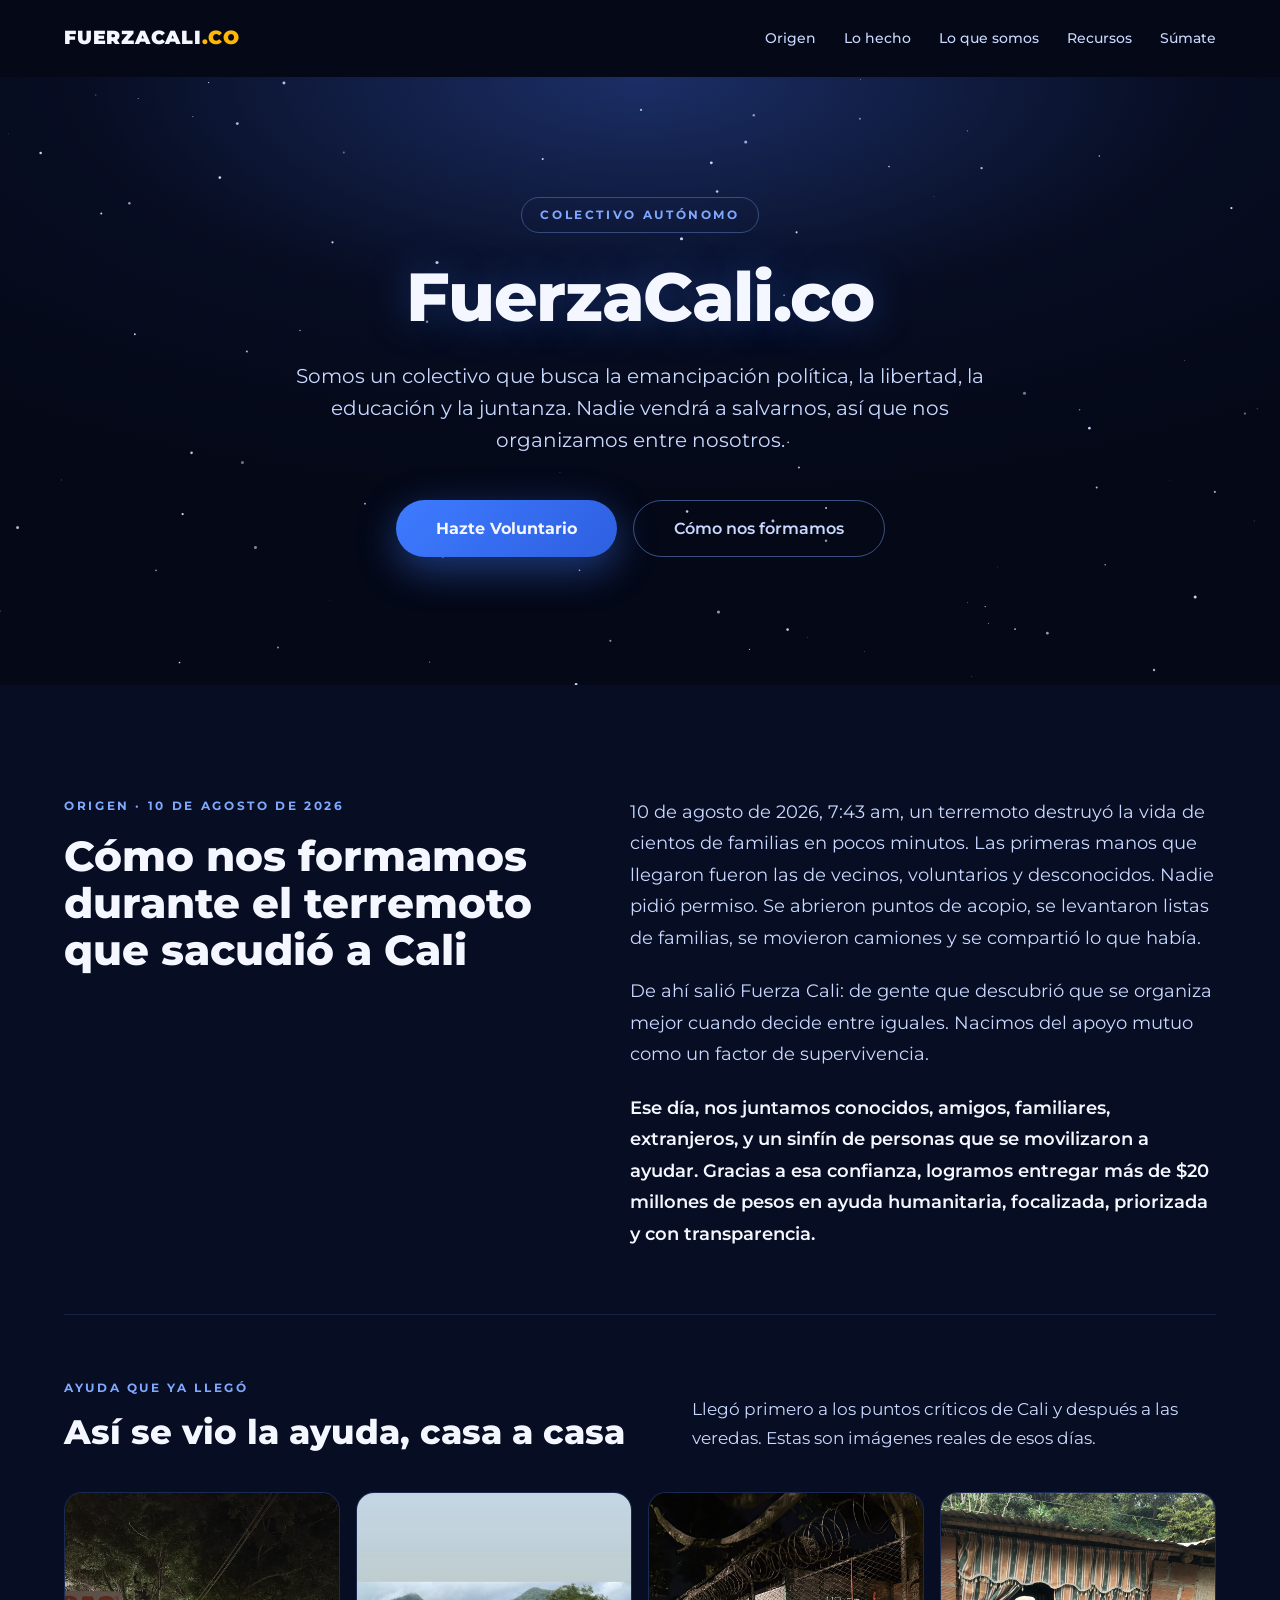
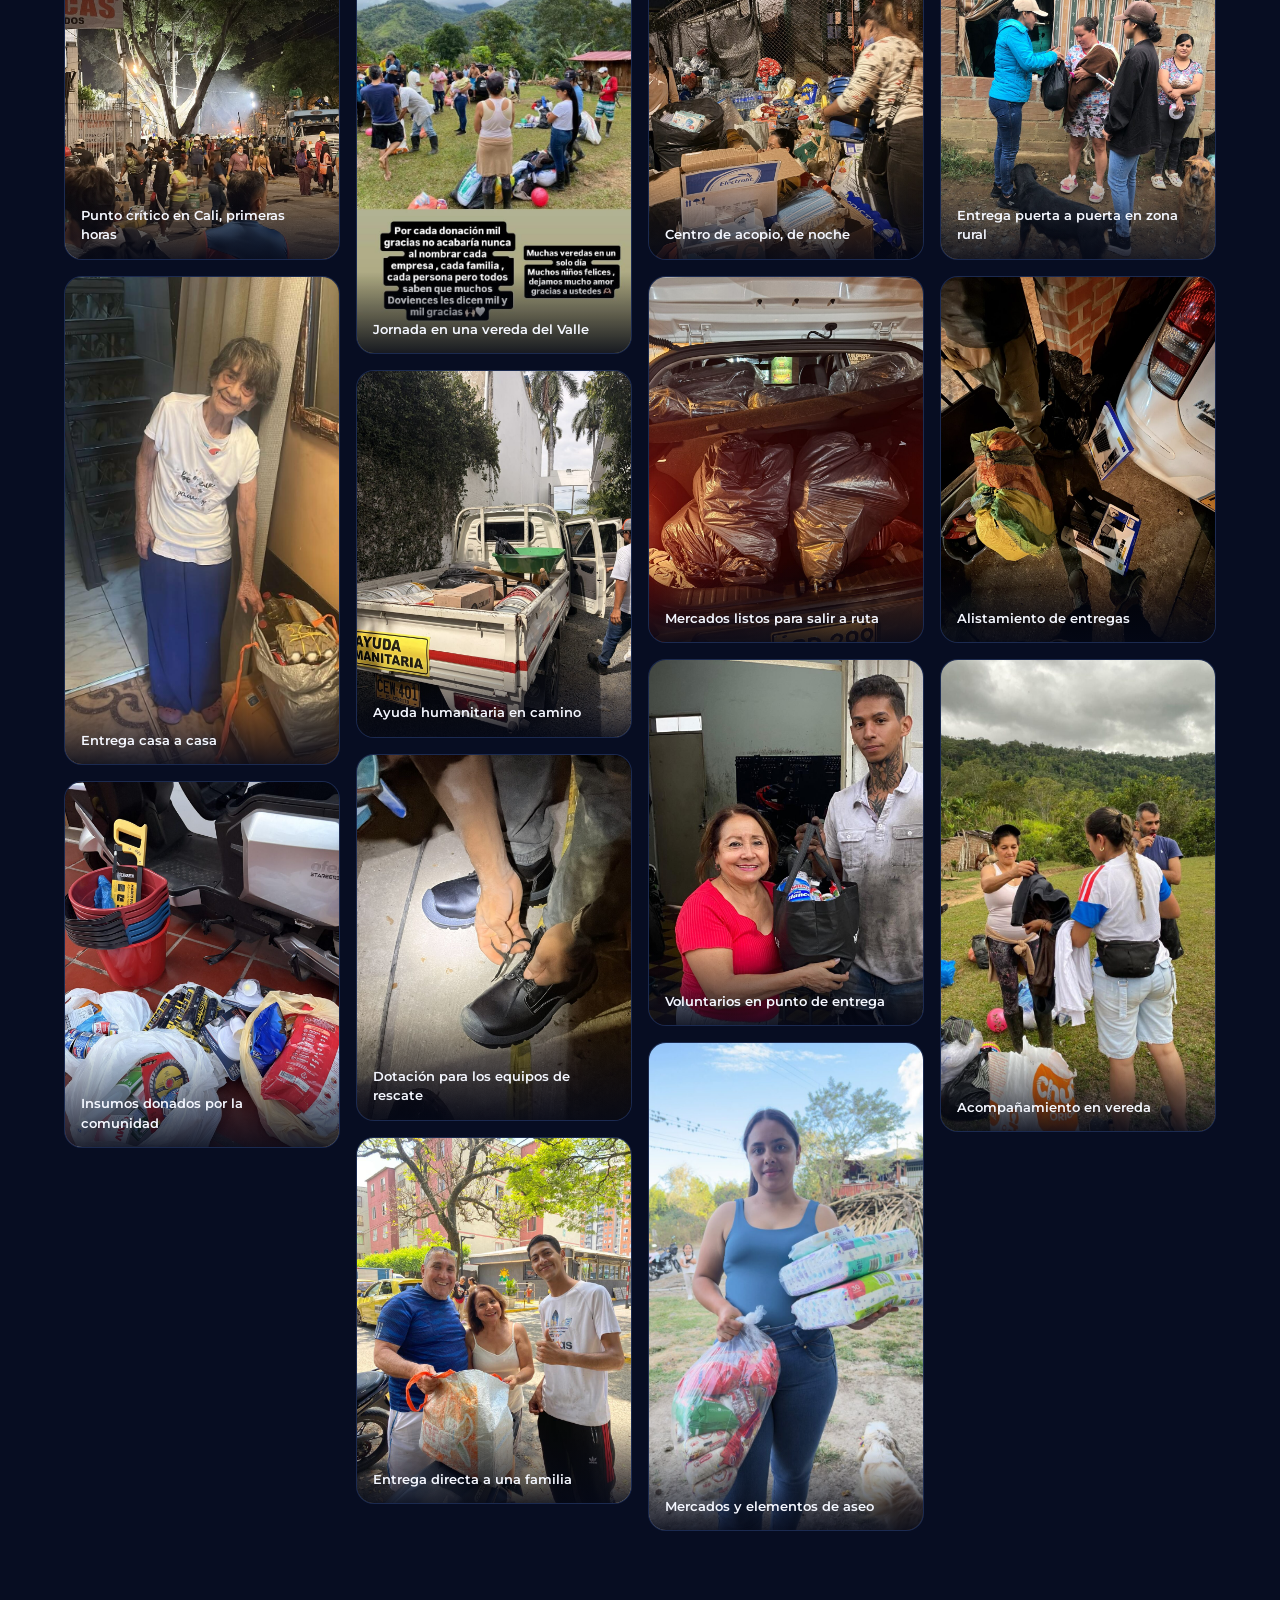
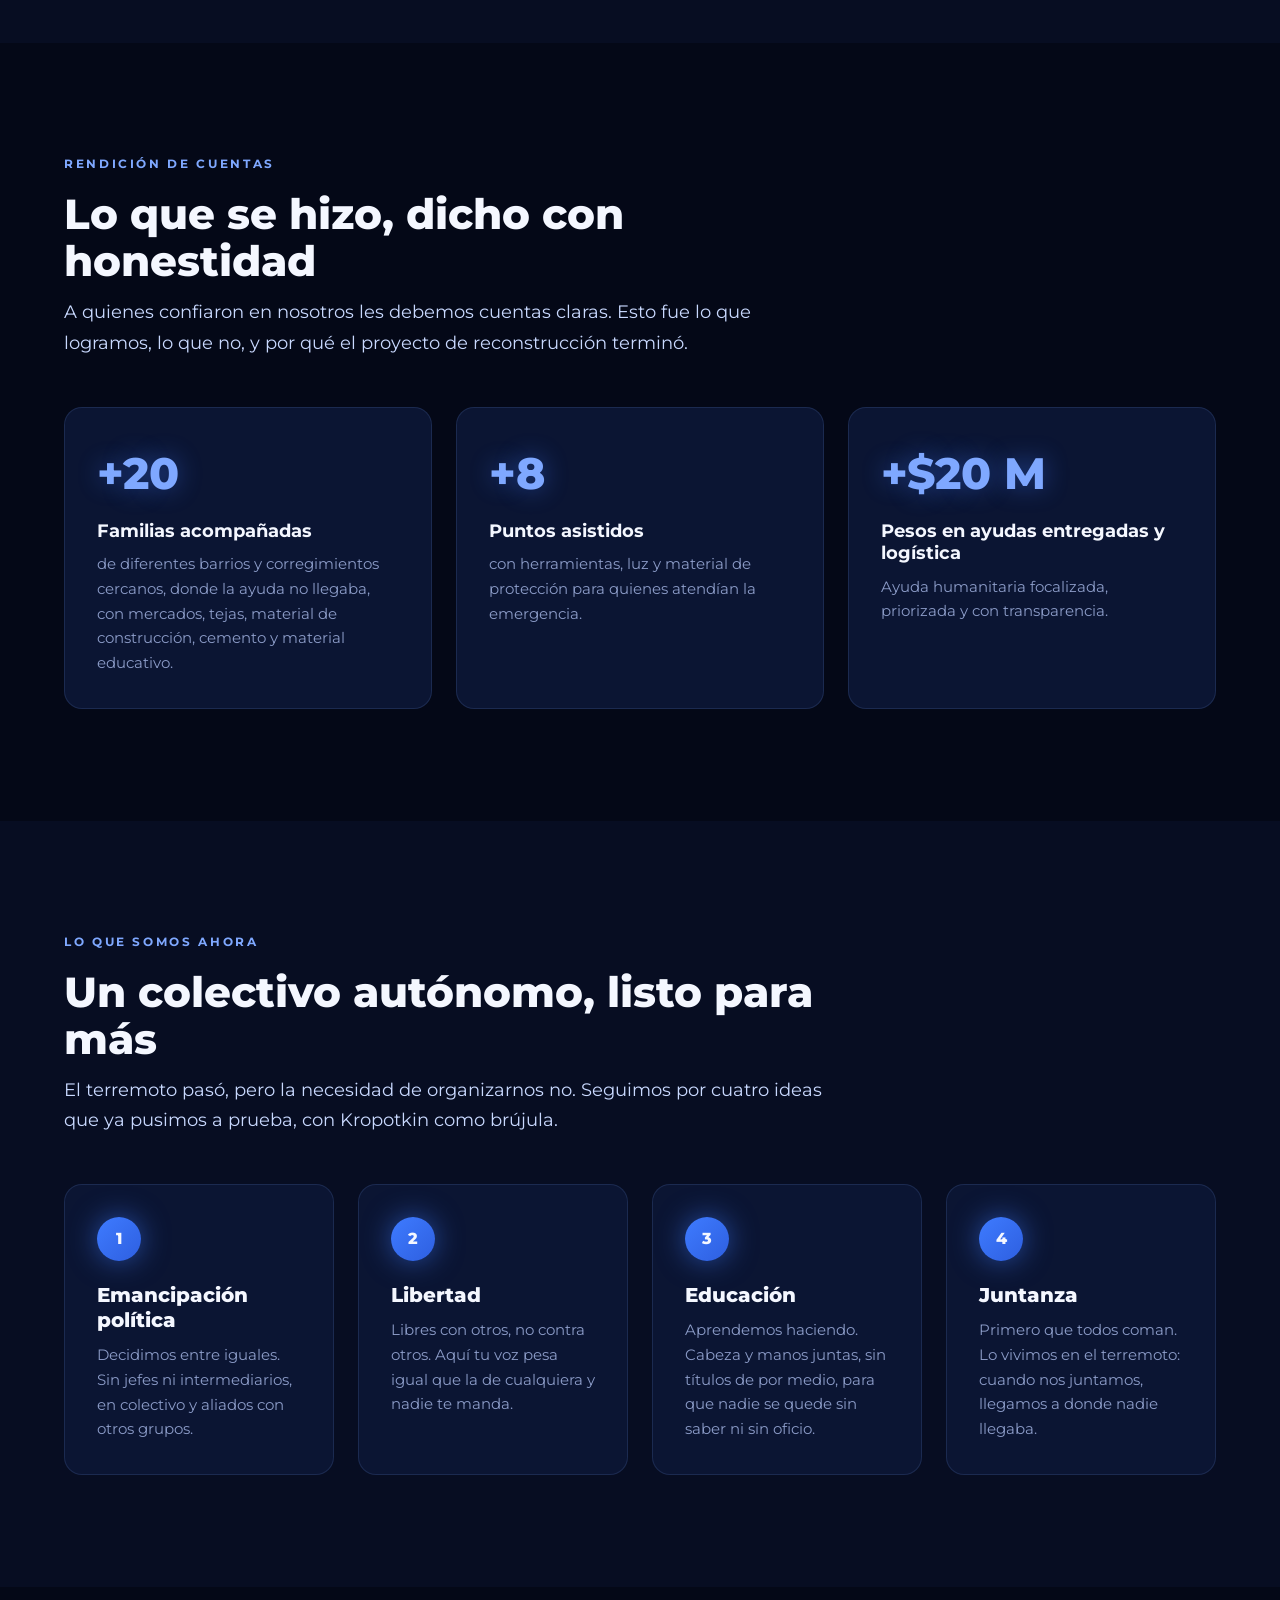
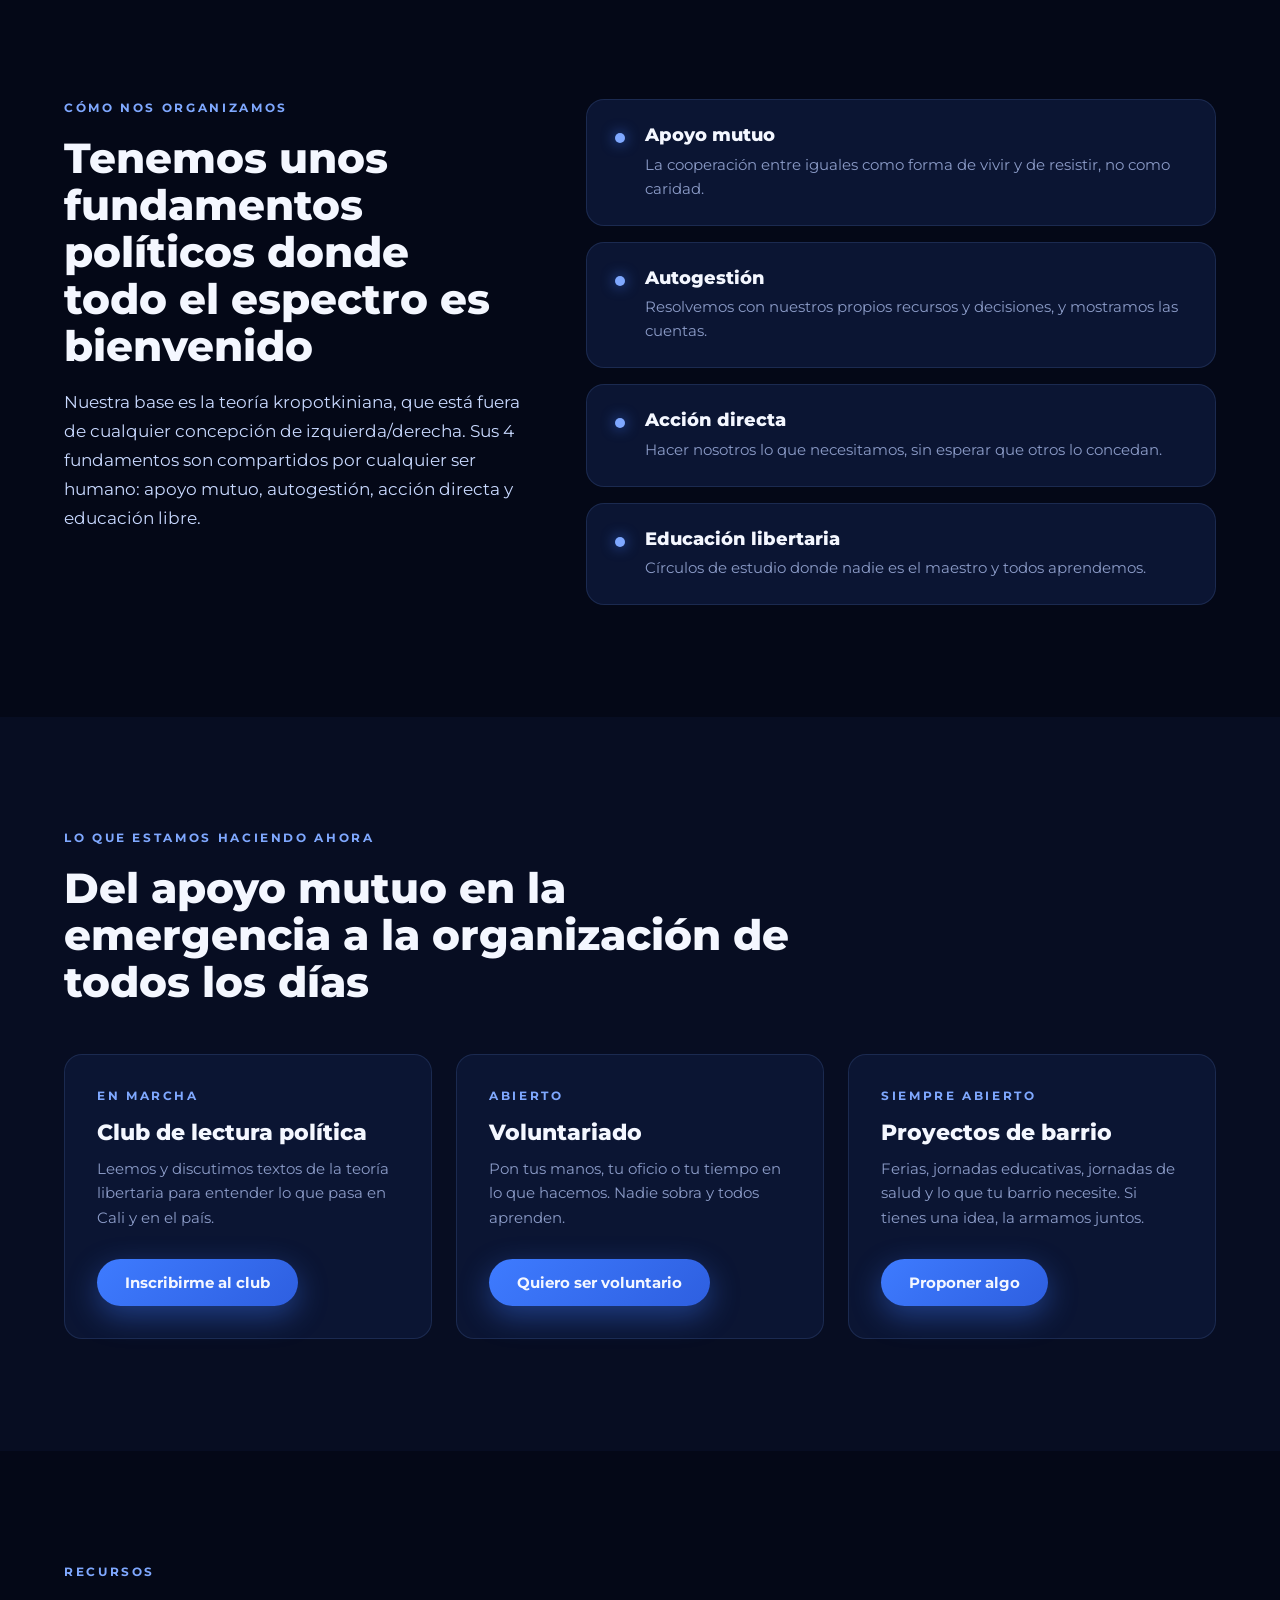
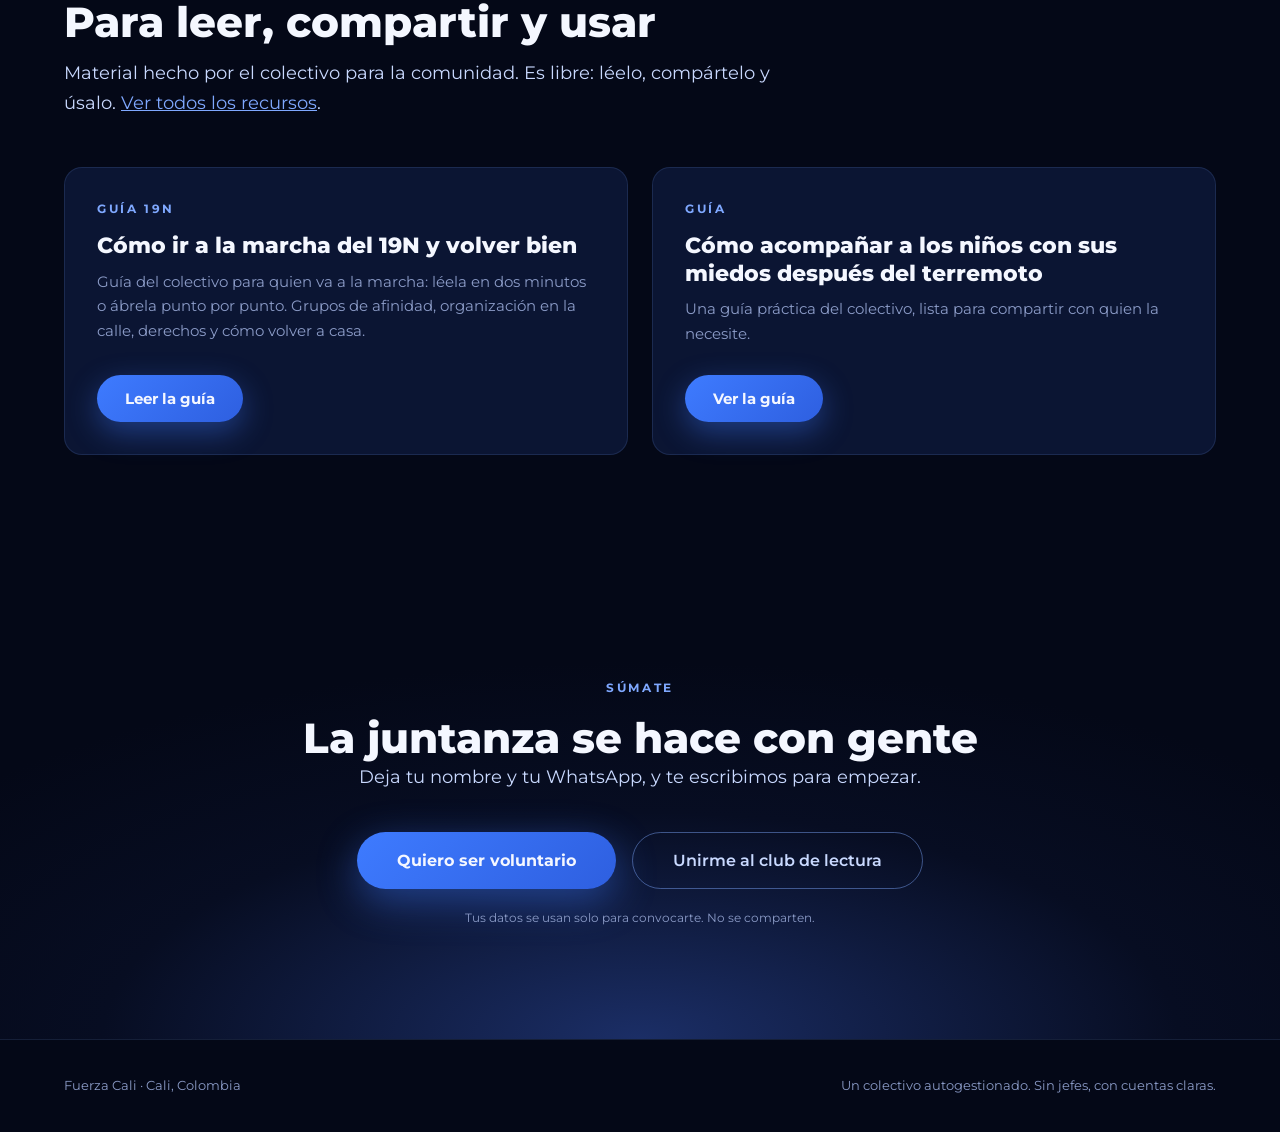
<file: index.html>
<!DOCTYPE html>
<html lang="es">
<head>
<!-- Google Tag Manager -->
<script>(function(w,d,s,l,i){w[l]=w[l]||[];w[l].push({'gtm.start':new Date().getTime(),event:'gtm.js'});var f=d.getElementsByTagName(s)[0],j=d.createElement(s),dl=l!='dataLayer'?'&l='+l:'';j.async=true;j.src='https://www.googletagmanager.com/gtm.js?id='+i+dl;f.parentNode.insertBefore(j,f);})(window,document,'script','dataLayer','GTM-TM2934RK');</script>
<!-- End Google Tag Manager -->
<meta charset="utf-8">
<meta name="viewport" content="width=device-width,initial-scale=1">
<title>Fuerza Cali | Colectivo autónomo en Cali</title>
<meta name="description" content="Colectivo autónomo en Cali por la emancipación política, la libertad, la educación y la juntanza. Nacimos del apoyo mutuo durante el terremoto de agosto de 2026.">
<meta name="theme-color" content="#040817">
<link rel="canonical" href="https://fuerzacali.co/">
<link rel="icon" href="/favicon.ico" sizes="any">
<link rel="icon" type="image/png" sizes="32x32" href="/favicon-32.png">
<link rel="icon" type="image/png" sizes="192x192" href="/favicon-192.png">
<link rel="apple-touch-icon" href="/apple-touch-icon.png">
<meta property="og:type" content="website">
<meta property="og:title" content="Fuerza Cali | Colectivo autónomo en Cali">
<meta property="og:description" content="Nacimos del apoyo mutuo durante el terremoto. Hoy nos organizamos entre iguales por la libertad, la educación y la juntanza.">
<meta property="og:url" content="https://fuerzacali.co/">
<meta property="og:image" content="https://fuerzacali.co/fotos/accion-01.jpg">
<link rel="preconnect" href="https://fonts.googleapis.com">
<link rel="preconnect" href="https://fonts.gstatic.com" crossorigin>
<link href="https://fonts.googleapis.com/css2?family=Montserrat:wght@300;400;500;600;700;800;900&display=swap" rel="stylesheet">
<style>
:root{--space-950:#040817;--space-900:#070D22;--space-800:#0B1533;--nebula:#1B2E66;--star-blue:#3E7BFF;--star-light:#7FA8FF;--ice:#C9D9FF;--white:#F4F7FF;--muted:#8B9BC7}
*{box-sizing:border-box}
html{scroll-behavior:smooth}
body{margin:0;background:var(--space-950);color:var(--white);font-family:'Montserrat',sans-serif;line-height:1.5;-webkit-font-smoothing:antialiased}
a{color:var(--star-light)}
:focus-visible{outline:2px solid var(--star-light);outline-offset:3px}
h1,h2,h3,p{margin:0}
.sec{padding:clamp(64px,9vw,112px) clamp(20px,5vw,64px)}
.wrap{max-width:1180px;margin:0 auto}
.bg9{background:var(--space-900)}.bg95{background:var(--space-950)}
.eyebrow{font-size:12px;font-weight:700;letter-spacing:.22em;text-transform:uppercase;color:var(--star-light)}
h2{margin-top:18px;font-size:clamp(30px,4.2vw,42px);line-height:1.12;font-weight:800}
.lead{margin-top:12px;max-width:760px;font-size:18px;line-height:1.7;color:var(--ice)}
.mb48{margin-bottom:48px}
/* nav */
.nav{display:flex;flex-wrap:wrap;gap:16px;align-items:center;justify-content:space-between;padding:24px clamp(20px,5vw,64px);background:var(--space-950)}
.logo{font-weight:800;font-size:18px;letter-spacing:.16em;text-transform:uppercase}
.nav ul{display:flex;flex-wrap:wrap;gap:12px 28px;margin:0;padding:0;list-style:none;font-size:14px;font-weight:500}
.nav a{color:var(--ice);text-decoration:none}.nav a:hover{color:var(--white)}
/* botones */
.btn{display:inline-block;padding:18px 40px;border:0;border-radius:999px;background:linear-gradient(135deg,var(--star-blue),#2E5FE0);box-shadow:0 12px 40px rgba(62,123,255,.45);color:var(--white);font:700 16px 'Montserrat',sans-serif;cursor:pointer;text-decoration:none;text-align:center}
.btn:hover{color:var(--white);filter:brightness(1.08)}
.btn-sm{padding:14px 28px;font-size:15px;box-shadow:0 10px 30px rgba(62,123,255,.4)}
.btn-ghost{background:transparent;box-shadow:none;border:1px solid rgba(127,168,255,.45);color:var(--ice);font-weight:600}
.btn[disabled]{opacity:.7;cursor:wait}
/* hero */
.hero{position:relative;overflow:hidden;text-align:center;padding:clamp(72px,11vw,120px) clamp(20px,5vw,64px) clamp(80px,12vw,128px);background:radial-gradient(ellipse 80% 70% at 50% 0%,var(--nebula) 0%,var(--space-900) 55%,var(--space-950) 100%)}
.hero canvas{position:absolute;inset:0;width:100%;height:100%}
.hero-in{position:relative;max-width:980px;margin:0 auto}
.pill{display:inline-block;padding:8px 18px;border-radius:999px;border:1px solid rgba(127,168,255,.35)}
.hero h1{margin-top:28px;font-size:clamp(44px,8vw,68px);line-height:1.05;font-weight:800;letter-spacing:-.02em;text-shadow:0 0 40px rgba(62,123,255,.35)}
.hero p{margin:28px auto 0;max-width:720px;font-size:clamp(17px,2.2vw,20px);line-height:1.6;color:var(--ice)}
.cta{display:flex;flex-wrap:wrap;gap:16px;justify-content:center;margin-top:44px}
/* origen */
.origen{display:flex;flex-wrap:wrap;gap:40px 64px;align-items:flex-start}
.origen>div:first-child{flex:1 1 420px;min-width:0}
.origen>div:last-child{flex:1.3 1 480px;min-width:0;font-size:18px;line-height:1.75;color:var(--ice)}
.origen p+p{margin-top:22px}
.origen .strong{color:var(--white);font-weight:600}
/* fotos */
.fotos-h{border-top:1px solid rgba(127,168,255,.14);padding-top:64px;display:flex;flex-wrap:wrap;gap:24px 64px;align-items:flex-end;justify-content:space-between;margin-bottom:40px}
.fotos-h>div{flex:1 1 420px;min-width:0}
.fotos-h h3{margin-top:16px;font-size:clamp(26px,3.4vw,34px);line-height:1.15;font-weight:800}
.fotos-h p{flex:1 1 380px;min-width:0;font-size:17px;line-height:1.7;color:var(--ice)}
.gallery{column-width:250px;column-gap:16px}
.ph{position:relative;margin:0 0 16px;break-inside:avoid;border-radius:18px;overflow:hidden;border:1px solid rgba(127,168,255,.14);background:var(--space-800)}
.ph img{display:block;width:100%;height:auto}
.ph figcaption{position:absolute;left:0;right:0;bottom:0;padding:48px 16px 14px;background:linear-gradient(180deg,rgba(4,8,23,0),rgba(4,8,23,.88));font-size:13px;font-weight:600}
/* tarjetas */
.card{background:var(--space-800);border:1px solid rgba(127,168,255,.14);border-radius:18px;padding:32px;transition:border-color .2s,transform .2s}
.card:hover{border-color:rgba(127,168,255,.45);transform:translateY(-4px)}
.col{display:flex;flex-direction:column}
.grow{flex:1}
.ct{margin-top:14px;font-size:18px;font-weight:700;line-height:1.25}
.big2{font-size:22px;font-weight:800}
.cp{margin-top:10px;font-size:15px;line-height:1.65;color:var(--muted)}
.col .btn{margin-top:28px;align-self:flex-start}
.big{font-size:clamp(36px,4.4vw,44px);font-weight:800;color:var(--star-light);text-shadow:0 0 24px rgba(62,123,255,.45)}
.num{width:44px;height:44px;border-radius:999px;background:linear-gradient(135deg,var(--star-blue),#2E5FE0);box-shadow:0 0 28px rgba(62,123,255,.55);display:flex;align-items:center;justify-content:center;font-weight:800}
.g2,.g3,.g4{display:grid;gap:24px}
.g2{grid-template-columns:repeat(2,minmax(0,1fr))}
.g3{grid-template-columns:repeat(3,minmax(0,1fr))}
.g4{grid-template-columns:repeat(4,minmax(0,1fr))}
.g4 .ct{margin-top:22px;font-size:20px;font-weight:800}
/* principios */
.princ{display:flex;flex-wrap:wrap;gap:40px 64px}
.princ>div:first-child{flex:1 1 380px;min-width:0}
.princ>div:first-child p{margin-top:18px;font-size:17px;line-height:1.7;color:var(--ice)}
.princ>div:last-child{flex:1.4 1 520px;min-width:0;display:flex;flex-direction:column;gap:16px}
.row{display:flex;gap:20px;align-items:flex-start;padding:24px 28px}
.row .ct{margin-top:0;font-weight:800}
.row .cp{margin-top:6px;line-height:1.6}
.dot{flex:0 0 auto;width:10px;height:10px;margin-top:9px;border-radius:999px;background:var(--star-light);box-shadow:0 0 14px rgba(62,123,255,.8)}
/* sumate */
.sumate{padding:clamp(64px,9vw,112px) clamp(20px,5vw,64px);text-align:center;background:radial-gradient(ellipse 70% 80% at 50% 100%,var(--nebula) 0%,var(--space-900) 60%,var(--space-950) 100%)}
.sumate .in{max-width:720px;margin:0 auto}
.sumate .lead{margin:0 auto 40px;max-width:none}
.small{margin-top:20px;font-size:12px;color:var(--muted)}
footer{padding:36px clamp(20px,5vw,64px);border-top:1px solid rgba(127,168,255,.14);display:flex;flex-wrap:wrap;gap:16px;justify-content:space-between;font-size:13px;color:var(--muted)}
/* popup */
dialog{padding:0;border:1px solid rgba(127,168,255,.35);border-radius:18px;background:var(--space-800);color:var(--white);width:min(520px,calc(100% - 32px));max-height:90vh;box-shadow:0 30px 80px rgba(0,0,0,.6);overflow:auto}
dialog::backdrop{background:rgba(4,8,23,.84)}
.dlg{position:relative;padding:36px}
.x{position:absolute;top:14px;right:14px;width:44px;height:44px;border-radius:999px;border:1px solid rgba(127,168,255,.3);background:transparent;color:var(--ice);font-size:22px;cursor:pointer}
.dt{margin:12px 40px 8px 0;font-size:26px;line-height:1.2;font-weight:800}
.ds{margin-bottom:24px;font-size:15px;line-height:1.6;color:var(--ice)}
form{display:flex;flex-direction:column;gap:14px}
form label{font-size:13px;font-weight:600;color:var(--ice)}
input,textarea{width:100%;padding:14px 16px;border-radius:12px;border:1px solid rgba(127,168,255,.3);background:var(--space-900);color:var(--white);font:400 15px 'Montserrat',sans-serif}
textarea{resize:vertical}
form .btn{margin-top:8px;padding:16px 24px;width:100%}
.form-status{min-height:20px;font-size:14px;font-weight:600;text-align:center}
.form-status.error{color:#FF8A8A}
.priv{font-size:12px;color:var(--muted);text-align:center}
.thanks{padding:24px 0;text-align:center}
.thanks h3{margin:14px 0 10px;font-size:28px;font-weight:800}
.thanks p{margin-bottom:24px;font-size:16px;line-height:1.6;color:var(--ice)}
[hidden]{display:none!important}
@media (max-width:960px){.g4{grid-template-columns:repeat(2,minmax(0,1fr))}.g3{grid-template-columns:repeat(2,minmax(0,1fr))}}
@media (max-width:720px){.g2,.g3,.g4{grid-template-columns:1fr}.btn{padding:16px 28px}.dlg{padding:28px 22px}}
@media (prefers-reduced-motion:reduce){html{scroll-behavior:auto}.card{transition:none}}
</style>
<link rel="stylesheet" href="/fc-header.css">
</head>
<body>

<!-- Google Tag Manager (noscript) -->
<noscript><iframe src="https://www.googletagmanager.com/ns.html?id=GTM-TM2934RK" height="0" width="0" style="display:none;visibility:hidden"></iframe></noscript>
<!-- End Google Tag Manager (noscript) -->
<header class="fcn">
<a class="fcn-logo" href="/">FUERZACALI<span>.CO</span></a>
<nav aria-label="Principal"><ul><li><a href="/#origen">Origen</a></li><li><a href="/#hecho">Lo hecho</a></li><li><a href="/#somos">Lo que somos</a></li><li><a href="/recursos">Recursos</a></li><li><a href="/#sumate">Súmate</a></li></ul></nav>
</header>
<main>
<section class="hero">
<canvas id="stars" aria-hidden="true"></canvas>
<div class="hero-in">
<div class="pill eyebrow">Colectivo autónomo</div>
<h1>FuerzaCali.co</h1>
<p>Somos un colectivo que busca la emancipación política, la libertad, la educación y la juntanza. Nadie vendrá a salvarnos, así que nos organizamos entre nosotros.</p>
<div class="cta">
<button type="button" class="btn" data-open="voluntariado">Hazte Voluntario</button>
<a class="btn btn-ghost" href="#origen">Cómo nos formamos</a>
</div>
</div>
</section>

<section id="origen" class="sec bg9" style="padding-bottom:64px">
<div class="wrap origen">
<div>
<div class="eyebrow">Origen · 10 de agosto de 2026</div>
<h2>Cómo nos formamos durante el terremoto que sacudió a Cali</h2>
</div>
<div>
<p>10 de agosto de 2026, 7:43 am, un terremoto destruyó la vida de cientos de familias en pocos minutos. Las primeras manos que llegaron fueron las de vecinos, voluntarios y desconocidos. Nadie pidió permiso. Se abrieron puntos de acopio, se levantaron listas de familias, se movieron camiones y se compartió lo que había.</p>
<p>De ahí salió Fuerza Cali: de gente que descubrió que se organiza mejor cuando decide entre iguales. Nacimos del apoyo mutuo como un factor de supervivencia.</p>
<p class="strong">Ese día, nos juntamos conocidos, amigos, familiares, extranjeros, y un sinfín de personas que se movilizaron a ayudar. Gracias a esa confianza, logramos entregar más de $20 millones de pesos en ayuda humanitaria, focalizada, priorizada y con transparencia.</p>
</div>
</div>
</section>

<section class="bg9" style="padding:0 clamp(20px,5vw,64px) clamp(64px,9vw,112px)" aria-labelledby="fotos-t">
<div class="wrap">
<div class="fotos-h">
<div>
<div class="eyebrow">Ayuda que ya llegó</div>
<h3 id="fotos-t">Así se vio la ayuda, casa a casa</h3>
</div>
<p>Llegó primero a los puntos críticos de Cali y después a las veredas. Estas son imágenes reales de esos días.</p>
</div>
<div class="gallery">
<figure class="ph"><img src="fotos/accion-01.jpg" width="750" height="1000" loading="lazy" alt="Punto crítico en Cali, primeras horas"><figcaption>Punto crítico en Cali, primeras horas</figcaption></figure>
<figure class="ph"><img src="fotos/accion-04.jpg" width="562" height="1000" loading="lazy" alt="Entrega casa a casa"><figcaption>Entrega casa a casa</figcaption></figure>
<figure class="ph"><img src="fotos/accion-03.jpg" width="750" height="1000" loading="lazy" alt="Insumos donados por la comunidad"><figcaption>Insumos donados por la comunidad</figcaption></figure>
<figure class="ph"><img src="fotos/accion-02.jpg" width="596" height="1000" loading="lazy" alt="Jornada en una vereda del Valle"><figcaption>Jornada en una vereda del Valle</figcaption></figure>
<figure class="ph"><img src="fotos/accion-05.jpg" width="750" height="1000" loading="lazy" alt="Ayuda humanitaria en camino"><figcaption>Ayuda humanitaria en camino</figcaption></figure>
<figure class="ph"><img src="fotos/accion-09.jpg" width="750" height="1000" loading="lazy" alt="Dotación para los equipos de rescate"><figcaption>Dotación para los equipos de rescate</figcaption></figure>
<figure class="ph"><img src="fotos/accion-06.jpg" width="750" height="1000" loading="lazy" alt="Entrega directa a una familia"><figcaption>Entrega directa a una familia</figcaption></figure>
<figure class="ph"><img src="fotos/accion-07.jpg" width="750" height="1000" loading="lazy" alt="Centro de acopio, de noche"><figcaption>Centro de acopio, de noche</figcaption></figure>
<figure class="ph"><img src="fotos/accion-11.jpg" width="750" height="1000" loading="lazy" alt="Mercados listos para salir a ruta"><figcaption>Mercados listos para salir a ruta</figcaption></figure>
<figure class="ph"><img src="fotos/accion-10.jpg" width="750" height="1000" loading="lazy" alt="Voluntarios en punto de entrega"><figcaption>Voluntarios en punto de entrega</figcaption></figure>
<figure class="ph"><img src="fotos/accion-12.jpg" width="563" height="1000" loading="lazy" alt="Mercados y elementos de aseo"><figcaption>Mercados y elementos de aseo</figcaption></figure>
<figure class="ph"><img src="fotos/accion-08.jpg" width="750" height="1000" loading="lazy" alt="Entrega puerta a puerta en zona rural"><figcaption>Entrega puerta a puerta en zona rural</figcaption></figure>
<figure class="ph"><img src="fotos/accion-13.jpg" width="750" height="1000" loading="lazy" alt="Alistamiento de entregas"><figcaption>Alistamiento de entregas</figcaption></figure>
<figure class="ph"><img src="fotos/accion-14.jpg" width="581" height="1000" loading="lazy" alt="Acompañamiento en vereda"><figcaption>Acompañamiento en vereda</figcaption></figure>
</div>
</div>
</section>

<section id="hecho" class="sec bg95">
<div class="wrap">
<div class="eyebrow">Rendición de cuentas</div>
<h2 style="max-width:760px">Lo que se hizo, dicho con honestidad</h2>
<p class="lead mb48">A quienes confiaron en nosotros les debemos cuentas claras. Esto fue lo que logramos, lo que no, y por qué el proyecto de reconstrucción terminó.</p>
<div class="g3">
<div class="card"><div class="big">+20</div><h3 class="ct">Familias acompañadas</h3><p class="cp">de diferentes barrios y corregimientos cercanos, donde la ayuda no llegaba, con mercados, tejas, material de construcción, cemento y material educativo.</p></div>
<div class="card"><div class="big">+8</div><h3 class="ct">Puntos asistidos</h3><p class="cp">con herramientas, luz y material de protección para quienes atendían la emergencia.</p></div>
<div class="card"><div class="big">+$20 M</div><h3 class="ct">Pesos en ayudas entregadas y logística</h3><p class="cp">Ayuda humanitaria focalizada, priorizada y con transparencia.</p></div>
</div>
</div>
</section>

<section id="somos" class="sec bg9">
<div class="wrap">
<div class="eyebrow">Lo que somos ahora</div>
<h2 style="max-width:820px">Un colectivo autónomo, listo para más</h2>
<p class="lead mb48">El terremoto pasó, pero la necesidad de organizarnos no. Seguimos por cuatro ideas que ya pusimos a prueba, con Kropotkin como brújula.</p>
<div class="g4">
<div class="card"><div class="num">1</div><h3 class="ct">Emancipación política</h3><p class="cp">Decidimos entre iguales. Sin jefes ni intermediarios, en colectivo y aliados con otros grupos.</p></div>
<div class="card"><div class="num">2</div><h3 class="ct">Libertad</h3><p class="cp">Libres con otros, no contra otros. Aquí tu voz pesa igual que la de cualquiera y nadie te manda.</p></div>
<div class="card"><div class="num">3</div><h3 class="ct">Educación</h3><p class="cp">Aprendemos haciendo. Cabeza y manos juntas, sin títulos de por medio, para que nadie se quede sin saber ni sin oficio.</p></div>
<div class="card"><div class="num">4</div><h3 class="ct">Juntanza</h3><p class="cp">Primero que todos coman. Lo vivimos en el terremoto: cuando nos juntamos, llegamos a donde nadie llegaba.</p></div>
</div>
</div>
</section>

<section class="sec bg95">
<div class="wrap princ">
<div>
<div class="eyebrow">Cómo nos organizamos</div>
<h2>Tenemos unos fundamentos políticos donde todo el espectro es bienvenido</h2>
<p>Nuestra base es la teoría kropotkiniana, que está fuera de cualquier concepción de izquierda/derecha. Sus 4 fundamentos son compartidos por cualquier ser humano: apoyo mutuo, autogestión, acción directa y educación libre.</p>
</div>
<div>
<div class="card row"><span class="dot" aria-hidden="true"></span><div><h3 class="ct">Apoyo mutuo</h3><p class="cp">La cooperación entre iguales como forma de vivir y de resistir, no como caridad.</p></div></div>
<div class="card row"><span class="dot" aria-hidden="true"></span><div><h3 class="ct">Autogestión</h3><p class="cp">Resolvemos con nuestros propios recursos y decisiones, y mostramos las cuentas.</p></div></div>
<div class="card row"><span class="dot" aria-hidden="true"></span><div><h3 class="ct">Acción directa</h3><p class="cp">Hacer nosotros lo que necesitamos, sin esperar que otros lo concedan.</p></div></div>
<div class="card row"><span class="dot" aria-hidden="true"></span><div><h3 class="ct">Educación libertaria</h3><p class="cp">Círculos de estudio donde nadie es el maestro y todos aprendemos.</p></div></div>
</div>
</div>
</section>

<section id="haciendo" class="sec bg9">
<div class="wrap">
<div class="eyebrow">Lo que estamos haciendo ahora</div>
<h2 class="mb48" style="max-width:760px">Del apoyo mutuo en la emergencia a la organización de todos los días</h2>
<div class="g3">
<div class="card col"><div class="eyebrow">En marcha</div><h3 class="ct big2">Club de lectura política</h3><p class="cp grow">Leemos y discutimos textos de la teoría libertaria para entender lo que pasa en Cali y en el país.</p><button type="button" class="btn btn-sm" data-open="lectura">Inscribirme al club</button></div>
<div class="card col"><div class="eyebrow">Abierto</div><h3 class="ct big2">Voluntariado</h3><p class="cp grow">Pon tus manos, tu oficio o tu tiempo en lo que hacemos. Nadie sobra y todos aprenden.</p><button type="button" class="btn btn-sm" data-open="voluntariado">Quiero ser voluntario</button></div>
<div class="card col"><div class="eyebrow">Siempre abierto</div><h3 class="ct big2">Proyectos de barrio</h3><p class="cp grow">Ferias, jornadas educativas, jornadas de salud y lo que tu barrio necesite. Si tienes una idea, la armamos juntos.</p><button type="button" class="btn btn-sm" data-open="proyecto">Proponer algo</button></div>
</div>
</div>
</section>

<section id="recursos" class="sec bg95">
<div class="wrap">
<div class="eyebrow">Recursos</div>
<h2>Para leer, compartir y usar</h2>
<p class="lead mb48">Material hecho por el colectivo para la comunidad. Es libre: léelo, compártelo y úsalo. <a href="/recursos">Ver todos los recursos</a>.</p>
<div class="g2">
<div class="card col"><div class="eyebrow">Guía 19N</div><h3 class="ct big2">Cómo ir a la marcha del 19N y volver bien</h3><p class="cp grow">Guía del colectivo para quien va a la marcha: léela en dos minutos o ábrela punto por punto. Grupos de afinidad, organización en la calle, derechos y cómo volver a casa.</p><a class="btn btn-sm" href="/recursos-19n">Leer la guía</a></div>
<div class="card col"><div class="eyebrow">Guía</div><h3 class="ct big2">Cómo acompañar a los niños con sus miedos después del terremoto</h3><p class="cp grow">Una guía práctica del colectivo, lista para compartir con quien la necesite.</p><a class="btn btn-sm" href="/guia-ninos">Ver la guía</a></div>
</div>
</div>
</section>

<section id="sumate" class="sumate">
<div class="in">
<div class="eyebrow">Súmate</div>
<h2>La juntanza se hace con gente</h2>
<p class="lead">Deja tu nombre y tu WhatsApp, y te escribimos para empezar.</p>
<div class="cta" style="margin-top:0">
<button type="button" class="btn" data-open="voluntariado">Quiero ser voluntario</button>
<button type="button" class="btn btn-ghost" data-open="lectura">Unirme al club de lectura</button>
</div>
<p class="small">Tus datos se usan solo para convocarte. No se comparten.</p>
</div>
</section>
</main>

<footer>
<div>Fuerza Cali · Cali, Colombia</div>
<div>Un colectivo autogestionado. Sin jefes, con cuentas claras.</div>
</footer>

<dialog id="modal" aria-label="Formulario de Fuerza Cali">
<div class="dlg">
<button type="button" class="x" aria-label="Cerrar" data-close>&times;</button>
<section data-panel="lectura" hidden>
<div class="eyebrow">Fuerza Cali</div>
<h3 class="dt">Inscríbete al club de lectura política</h3>
<p class="ds">Leemos y discutimos juntos. Déjanos tus datos y te avisamos de la próxima sesión.</p>
<form name="club-lectura" method="POST" action="/" data-netlify="true" netlify-honeypot="bot-field">
<input type="hidden" name="form-name" value="club-lectura">
<p hidden><label>No llenar: <input name="bot-field" tabindex="-1" autocomplete="off"></label></p>
<label for="lectura-nombre">Nombre completo</label>
<input id="lectura-nombre" name="nombre" type="text" autocomplete="name" required>
<label for="lectura-wa">WhatsApp</label>
<input id="lectura-wa" name="whatsapp" type="tel" autocomplete="tel" required>
<label for="lectura-correo">Correo electrónico</label>
<input id="lectura-correo" name="correo" type="email" autocomplete="email">
<label for="lectura-extra">Qué te gustaría leer o discutir (opcional)</label>
<textarea id="lectura-extra" name="interes" rows="3"></textarea>
<button type="submit" class="btn">Inscribirme</button>
<div class="form-status" role="status"></div>
<p class="priv">Tus datos se usan solo para convocarte. No se comparten.</p>
</form>
</section>
<section data-panel="voluntariado" hidden>
<div class="eyebrow">Fuerza Cali</div>
<h3 class="dt">Hazte voluntario</h3>
<p class="ds">Cuéntanos con qué puedes ayudar y te escribimos para empezar.</p>
<form name="voluntariado" method="POST" action="/" data-netlify="true" netlify-honeypot="bot-field">
<input type="hidden" name="form-name" value="voluntariado">
<p hidden><label>No llenar: <input name="bot-field" tabindex="-1" autocomplete="off"></label></p>
<label for="voluntariado-nombre">Nombre completo</label>
<input id="voluntariado-nombre" name="nombre" type="text" autocomplete="name" required>
<label for="voluntariado-wa">WhatsApp</label>
<input id="voluntariado-wa" name="whatsapp" type="tel" autocomplete="tel" required>
<label for="voluntariado-correo">Correo electrónico</label>
<input id="voluntariado-correo" name="correo" type="email" autocomplete="email">
<label for="voluntariado-extra">En qué puedes ayudar (tiempo, oficio, transporte, salud, educación)</label>
<textarea id="voluntariado-extra" name="aporte" rows="3"></textarea>
<button type="submit" class="btn">Quiero ser voluntario</button>
<div class="form-status" role="status"></div>
<p class="priv">Tus datos se usan solo para convocarte. No se comparten.</p>
</form>
</section>
<section data-panel="proyecto" hidden>
<div class="eyebrow">Fuerza Cali</div>
<h3 class="dt">Propón algo para tu barrio</h3>
<p class="ds">Ferias, jornadas educativas, jornadas de salud o lo que tu barrio necesite.</p>
<form name="propuesta-proyecto" method="POST" action="/" data-netlify="true" netlify-honeypot="bot-field">
<input type="hidden" name="form-name" value="propuesta-proyecto">
<p hidden><label>No llenar: <input name="bot-field" tabindex="-1" autocomplete="off"></label></p>
<label for="proyecto-nombre">Nombre completo</label>
<input id="proyecto-nombre" name="nombre" type="text" autocomplete="name" required>
<label for="proyecto-wa">WhatsApp</label>
<input id="proyecto-wa" name="whatsapp" type="tel" autocomplete="tel" required>
<label for="proyecto-correo">Correo electrónico</label>
<input id="proyecto-correo" name="correo" type="email" autocomplete="email">
<label for="proyecto-extra">Cuéntanos tu idea y dónde la harías</label>
<textarea id="proyecto-extra" name="idea" rows="3"></textarea>
<button type="submit" class="btn">Enviar propuesta</button>
<div class="form-status" role="status"></div>
<p class="priv">Tus datos se usan solo para convocarte. No se comparten.</p>
</form>
</section>
<section data-panel="gracias" hidden>
<div class="thanks">
<div class="eyebrow">Recibido</div>
<h3>Gracias por sumarte</h3>
<p>Te escribimos pronto por WhatsApp.</p>
<button type="button" class="btn btn-ghost btn-sm" data-close>Cerrar</button>
</div>
</section>
</div>
</dialog>

<script>
(function(){
var c=document.getElementById('stars');
if(c){
var ctx=c.getContext('2d'),reduce=matchMedia('(prefers-reduced-motion: reduce)').matches,stars=[],w,h,raf;
function draw(t){
ctx.clearRect(0,0,w,h);
for(var i=0;i<stars.length;i++){var s=stars[i];ctx.globalAlpha=reduce?.7:.35+.65*Math.abs(Math.sin(s.p+t*s.s*.06));ctx.fillStyle='#C9D9FF';ctx.beginPath();ctx.arc(s.x,s.y,s.r,0,6.283);ctx.fill();}
if(!reduce)raf=requestAnimationFrame(draw);
}
function size(){
var r=c.parentElement.getBoundingClientRect(),d=Math.min(window.devicePixelRatio||1,2);
w=r.width;h=r.height;c.width=w*d;c.height=h*d;ctx.setTransform(d,0,0,d,0,0);
var n=Math.round(w*h/9000);stars=[];
for(var i=0;i<n;i++)stars.push({x:Math.random()*w,y:Math.random()*h,r:Math.random()*1.3+.3,p:Math.random()*6.28,s:Math.random()*.02+.005});
draw(0);
}
window.addEventListener('resize',function(){cancelAnimationFrame(raf);size();});
size();
if(!reduce)raf=requestAnimationFrame(draw);
}
var dlg=document.getElementById('modal');
function mostrar(k){
var ps=dlg.querySelectorAll('[data-panel]');
for(var i=0;i<ps.length;i++)ps[i].hidden=ps[i].getAttribute('data-panel')!==k;
}
function abrir(k){
mostrar(k);
if(!dlg.open)dlg.showModal();
var f=dlg.querySelector('[data-panel="'+k+'"] input[type="text"]');
if(f)f.focus();
}
var bs=document.querySelectorAll('[data-open]');
for(var i=0;i<bs.length;i++)bs[i].addEventListener('click',function(e){abrir(e.currentTarget.getAttribute('data-open'));});
var cs=dlg.querySelectorAll('[data-close]');
for(var j=0;j<cs.length;j++)cs[j].addEventListener('click',function(){dlg.close();});
dlg.addEventListener('click',function(e){if(e.target===dlg)dlg.close();});
var fs=dlg.querySelectorAll('form');
for(var k=0;k<fs.length;k++)fs[k].addEventListener('submit',function(e){
e.preventDefault();
var form=e.currentTarget,btn=form.querySelector('button[type="submit"]'),st=form.querySelector('.form-status'),txt=btn.textContent;
btn.disabled=true;btn.textContent='Enviando...';st.textContent='';st.className='form-status';
fetch('/',{method:'POST',headers:{'Content-Type':'application/x-www-form-urlencoded'},body:new URLSearchParams(new FormData(form)).toString()})
.then(function(r){if(!r.ok)throw new Error(r.status);window.dataLayer=window.dataLayer||[];dataLayer.push({event:'form_enviado',form_name:form.getAttribute('name')});form.reset();mostrar('gracias');})
.catch(function(){st.textContent='No pudimos enviar tus datos. Intenta de nuevo en un momento.';st.className='form-status error';})
.then(function(){btn.disabled=false;btn.textContent=txt;});
});
})();
</script>
</body>
</html>
</file>
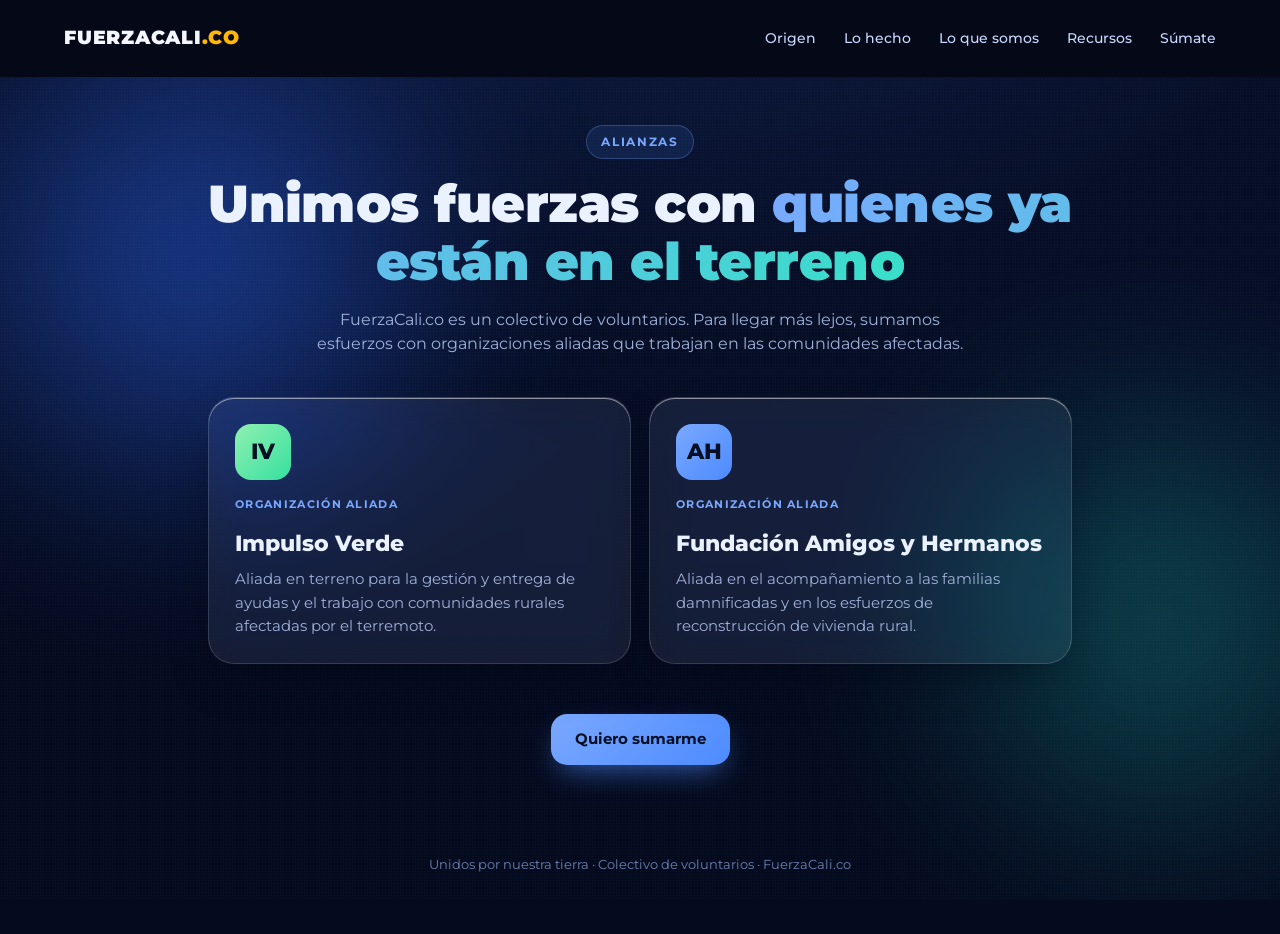
<file: alianzas.html>
<!DOCTYPE html>
<html lang="es">
<head>
<!-- Google Tag Manager -->
<script>(function(w,d,s,l,i){w[l]=w[l]||[];w[l].push({'gtm.start':new Date().getTime(),event:'gtm.js'});var f=d.getElementsByTagName(s)[0],j=d.createElement(s),dl=l!='dataLayer'?'&l='+l:'';j.async=true;j.src='https://www.googletagmanager.com/gtm.js?id='+i+dl;f.parentNode.insertBefore(j,f);})(window,document,'script','dataLayer','GTM-TM2934RK');</script>
<!-- End Google Tag Manager -->
<meta charset="UTF-8" />
<meta name="viewport" content="width=device-width, initial-scale=1.0" />
<link rel="icon" href="/favicon.ico" sizes="any" />
<link rel="icon" type="image/png" sizes="32x32" href="/favicon-32.png" />
<link rel="icon" type="image/png" sizes="192x192" href="/favicon-192.png" />
<link rel="apple-touch-icon" href="/apple-touch-icon.png" />
<title>Alianzas · FuerzaCali.co</title>
<meta name="description" content="Las organizaciones aliadas que unen esfuerzos con el colectivo FuerzaCali.co para llevar ayuda y reconstruir vivienda rural en el Valle del Cauca." />
<meta name="theme-color" content="#050b1f" />
<link rel="preconnect" href="https://fonts.googleapis.com" />
<link rel="preconnect" href="https://fonts.gstatic.com" crossorigin />
<link href="https://fonts.googleapis.com/css2?family=Montserrat:wght@400;500;600;700;800;900&display=swap" rel="stylesheet" />
<style>
:root{
  --bg-950:#050b1f;--ink:#eaf1ff;--muted:#9fb0d9;--faint:#6d80b0;
  --brand:#4d8bff;--brand-2:#7aa8ff;--brand-3:#37e0c8;
  --glass-bg:rgba(255,255,255,.07);--glass-brd:rgba(255,255,255,.14);--glass-hi:rgba(255,255,255,.5);
  --radius:26px;--shadow:0 20px 50px -20px rgba(2,7,22,.8);
}
*{box-sizing:border-box;margin:0;padding:0}
html{scroll-behavior:smooth}
body{font-family:'Montserrat',system-ui,sans-serif;color:var(--ink);background:var(--bg-950);line-height:1.55;overflow-x:hidden;-webkit-font-smoothing:antialiased}
.aurora{position:fixed;inset:0;z-index:-2;overflow:hidden;background:radial-gradient(120% 90% at 50% -10%,#0e1c44 0%,#070f28 45%,#050b1f 100%)}
.blob{position:absolute;border-radius:50%;filter:blur(70px);opacity:.5}
.blob.b1{width:60vw;height:60vw;left:-15vw;top:-10vw;background:radial-gradient(circle,#2f6bff,transparent 60%)}
.blob.b2{width:55vw;height:55vw;right:-18vw;top:30vh;background:radial-gradient(circle,#1fd6c0,transparent 60%);opacity:.3}
.grain{position:fixed;inset:0;z-index:-1;pointer-events:none;opacity:.04;background-image:radial-gradient(rgba(255,255,255,.9) 1px,transparent 1px);background-size:3px 3px}
.glass{background:var(--glass-bg);border:1px solid var(--glass-brd);border-radius:var(--radius);
  backdrop-filter:blur(22px) saturate(140%);-webkit-backdrop-filter:blur(22px) saturate(140%);
  box-shadow:var(--shadow), inset 0 1px 0 var(--glass-hi);position:relative}
.wrap{max-width:900px;margin:0 auto;padding:0 18px}
header.nav{position:sticky;top:0;z-index:50;padding:10px 0}
.nav-inner{display:flex;align-items:center;justify-content:space-between;padding:12px 18px;border-radius:20px}
.brand{font-weight:900;font-size:19px;color:#fff;text-decoration:none}
.brand .dot{color:var(--brand)}
.back{font-size:13px;color:var(--muted);text-decoration:none;font-weight:600}
.back:hover{color:#fff}
.eyebrow{display:inline-flex;font-size:12px;font-weight:700;letter-spacing:.14em;text-transform:uppercase;color:var(--brand-2);
  padding:7px 14px;border-radius:999px;background:rgba(77,139,255,.12);border:1px solid rgba(122,168,255,.28);margin-bottom:16px}
.hero{text-align:center;padding:48px 0 20px}
h1{font-weight:900;font-size:clamp(30px,8.5vw,52px);line-height:1.12;letter-spacing:-.01em}
h1 .grad{background:linear-gradient(120deg,#7aa8ff,#37e0c8);-webkit-background-clip:text;background-clip:text;color:transparent}
.sub{color:var(--muted);max-width:60ch;margin:16px auto 0;font-size:16px}
.allies{display:grid;gap:18px;padding:20px 0 40px}
.ally{padding:26px}
.ally h2{font-weight:800;font-size:22px;margin-bottom:6px}
.ally .tag{font-size:11px;font-weight:700;letter-spacing:.12em;text-transform:uppercase;color:var(--brand-2);margin-bottom:14px;display:block}
.ally p{color:var(--muted);font-size:15px}
.ally .logo{width:56px;height:56px;border-radius:16px;display:flex;align-items:center;justify-content:center;font-weight:800;font-size:22px;color:#031024;margin-bottom:16px}
.ally .l1{background:linear-gradient(135deg,#8ff0b0,#37e0a0)}
.ally .l2{background:linear-gradient(135deg,#7aa8ff,#4d8bff)}
.cta{text-align:center;padding:10px 0 60px}
.btn{display:inline-flex;align-items:center;gap:8px;font-weight:700;font-size:14.5px;text-decoration:none;padding:14px 24px;border-radius:16px;
  color:#031024;background:linear-gradient(135deg,#7aa8ff,#4d8bff);box-shadow:0 12px 30px -10px rgba(77,139,255,.7)}
footer{padding:30px 0 60px;text-align:center;color:var(--faint);font-size:12.5px}
@media(min-width:760px){ .allies{grid-template-columns:1fr 1fr} }
</style>
<link rel="stylesheet" href="/fc-header.css">
</head>
<body>
<!-- Google Tag Manager (noscript) -->
<noscript><iframe src="https://www.googletagmanager.com/ns.html?id=GTM-TM2934RK" height="0" width="0" style="display:none;visibility:hidden"></iframe></noscript>
<!-- End Google Tag Manager (noscript) -->
<div class="aurora"><div class="blob b1"></div><div class="blob b2"></div></div>
<div class="grain"></div>

<header class="fcn">
<a class="fcn-logo" href="/">FUERZACALI<span>.CO</span></a>
<nav aria-label="Principal"><ul><li><a href="/#origen">Origen</a></li><li><a href="/#hecho">Lo hecho</a></li><li><a href="/#somos">Lo que somos</a></li><li><a href="/recursos">Recursos</a></li><li><a href="/#sumate">Súmate</a></li></ul></nav>
</header>
<main>
<div class="wrap">
  <section class="hero">
    <span class="eyebrow">Alianzas</span>
    <h1>Unimos fuerzas con <span class="grad">quienes ya están en el terreno</span></h1>
    <p class="sub">FuerzaCali.co es un colectivo de voluntarios. Para llegar más lejos, sumamos esfuerzos con organizaciones aliadas que trabajan en las comunidades afectadas.</p>
  </section>

  <section class="allies">
    <div class="ally glass">
      <div class="logo l1">IV</div>
      <span class="tag">Organización aliada</span>
      <h2>Impulso Verde</h2>
      <p>Aliada en terreno para la gestión y entrega de ayudas y el trabajo con comunidades rurales afectadas por el terremoto.</p>
    </div>
    <div class="ally glass">
      <div class="logo l2">AH</div>
      <span class="tag">Organización aliada</span>
      <h2>Fundación Amigos y Hermanos</h2>
      <p>Aliada en el acompañamiento a las familias damnificadas y en los esfuerzos de reconstrucción de vivienda rural.</p>
    </div>
  </section>

  <div class="cta"><a class="btn" href="/#sumate">Quiero sumarme</a></div>
</div>
</main>

<footer><div class="wrap">Unidos por nuestra tierra · Colectivo de voluntarios · FuerzaCali.co</div></footer>
</body>
</html>
</file>
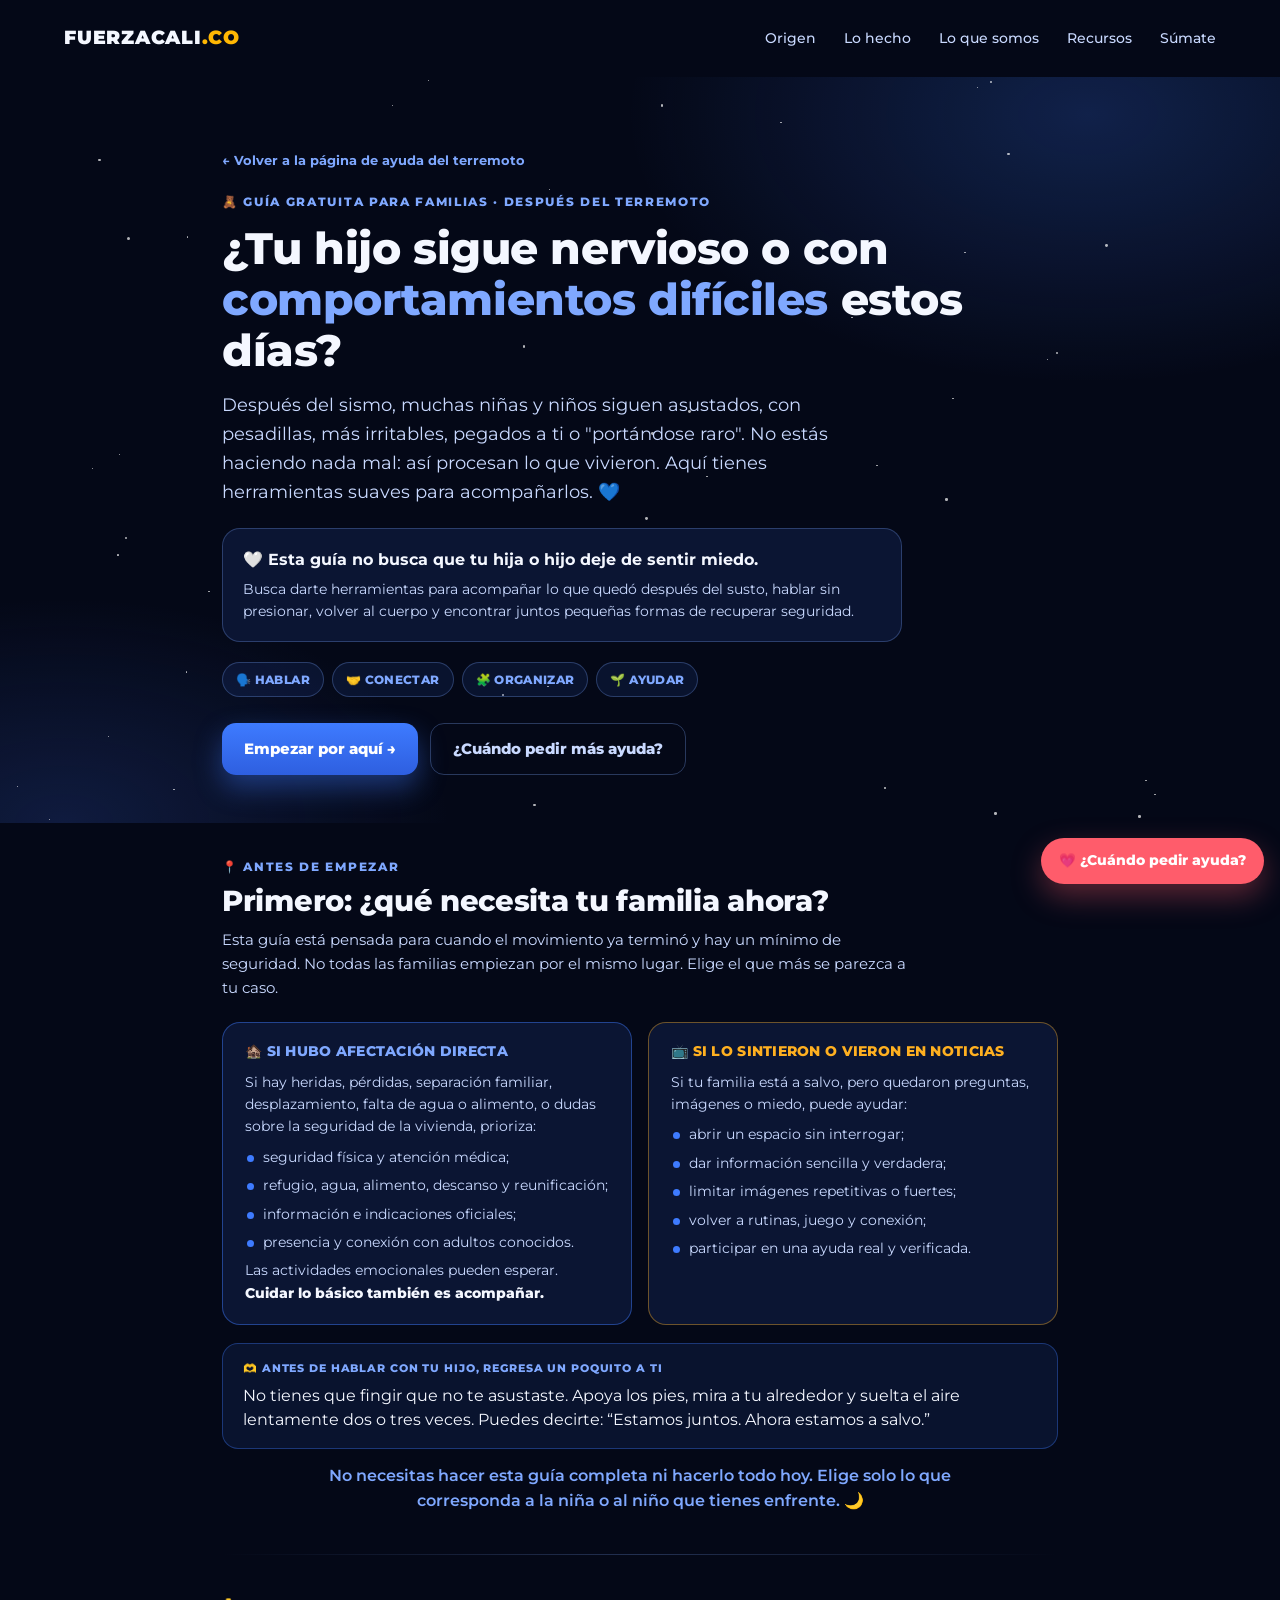
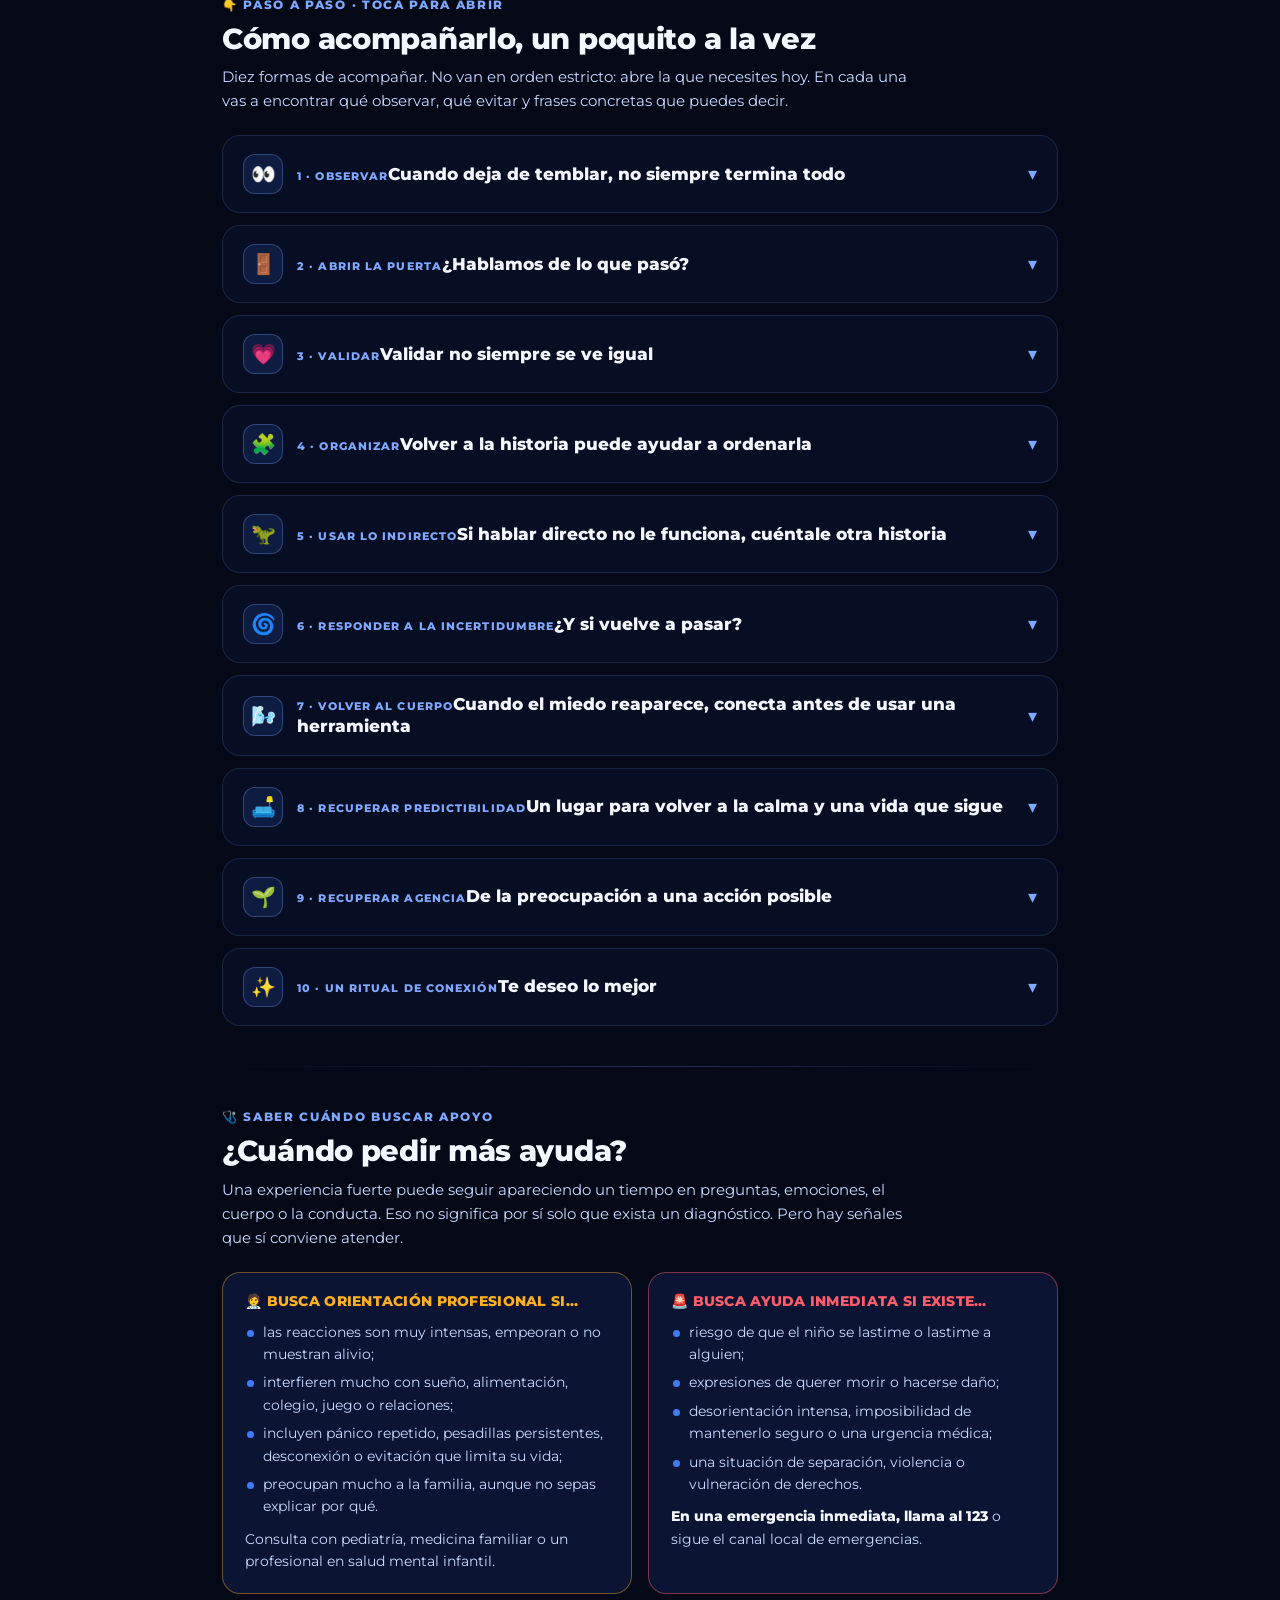
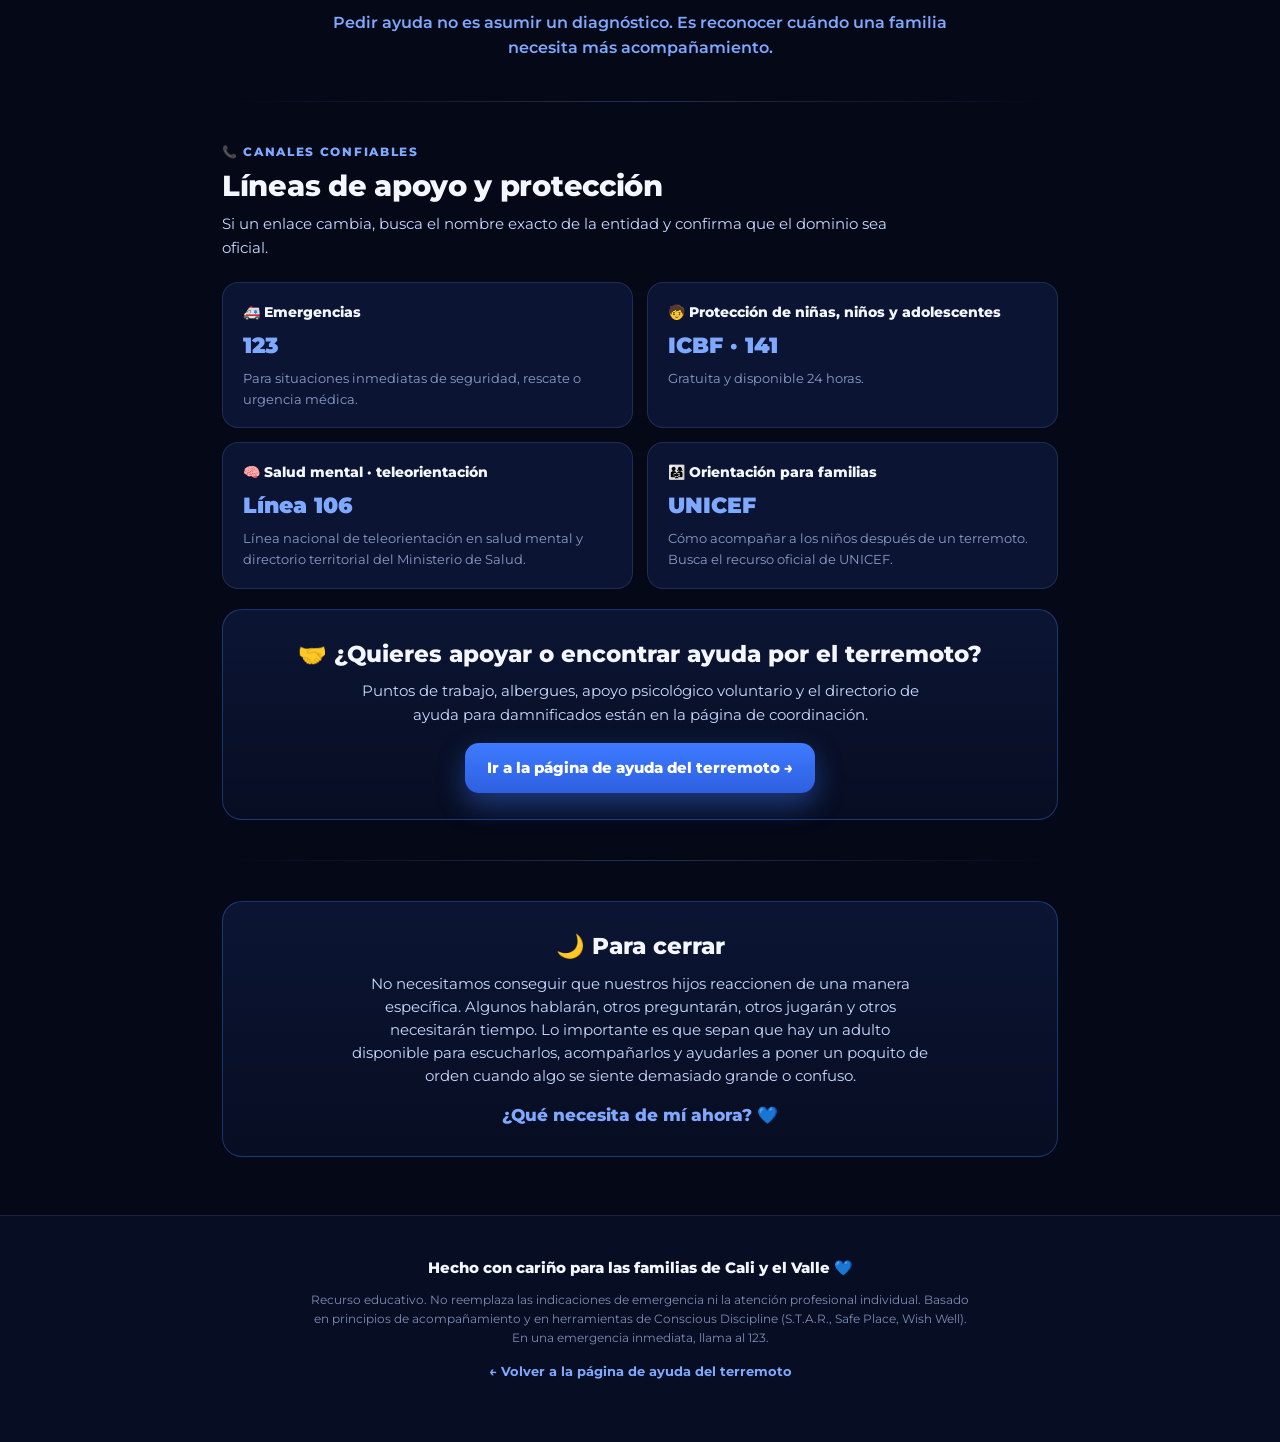
<file: guia-ninos.html>
<!DOCTYPE html>
<html lang="es">
<head>
<!-- Google Tag Manager -->
<script>(function(w,d,s,l,i){w[l]=w[l]||[];w[l].push({'gtm.start':new Date().getTime(),event:'gtm.js'});var f=d.getElementsByTagName(s)[0],j=d.createElement(s),dl=l!='dataLayer'?'&l='+l:'';j.async=true;j.src='https://www.googletagmanager.com/gtm.js?id='+i+dl;f.parentNode.insertBefore(j,f);})(window,document,'script','dataLayer','GTM-TM2934RK');</script>
<!-- End Google Tag Manager -->
<meta charset="UTF-8" />
<meta name="viewport" content="width=device-width, initial-scale=1.0" />
<link rel="icon" href="/favicon.ico" sizes="any" />
<link rel="icon" type="image/png" sizes="32x32" href="/favicon-32.png" />
<link rel="icon" type="image/png" sizes="192x192" href="/favicon-192.png" />
<link rel="apple-touch-icon" href="/apple-touch-icon.png" />
<title>¿Tu hijo sigue nervioso tras el terremoto? · Guía para acompañarlo</title>
<meta name="description" content="Guía gratuita y práctica para padres: cómo acompañar a niñas y niños que siguen nerviosos, con miedo o comportamientos difíciles después del terremoto. Frases, pasos y herramientas suaves." />
<meta property="og:type" content="website" />
<meta property="og:title" content="Después de lo que pasó · Guía para acompañar a tu hijo tras el terremoto" />
<meta property="og:description" content="Si tu hijo sigue nervioso, con miedo o comportamientos difíciles después del sismo, esta guía gratuita te da herramientas para acompañarlo con calma." />
<meta property="og:locale" content="es_CO" />
<meta name="twitter:card" content="summary" />
<link rel="preconnect" href="https://fonts.googleapis.com" />
<link rel="preconnect" href="https://fonts.gstatic.com" crossorigin />
<link href="https://fonts.googleapis.com/css2?family=Montserrat:wght@300;400;500;600;700;800;900&display=swap" rel="stylesheet" />
<style>
  :root{
    --space-950:#040817;
    --space-900:#070D22;
    --space-800:#0B1533;
    --space-700:#122048;
    --nebula:#1B2E66;
    --star-blue:#3E7BFF;
    --star-light:#7FA8FF;
    --ice:#C9D9FF;
    --white:#F4F7FF;
    --muted:#8B9BC7;
    --alert:#FF5C6B;
    --alert-soft:rgba(255,92,107,.12);
    --ok:#3EE08E;
    --warn:#FFB020;
  }
  *{box-sizing:border-box;margin:0;padding:0}
  html{scroll-behavior:smooth}
  body{
    font-family:'Montserrat',system-ui,sans-serif;
    background:var(--space-950);color:var(--white);min-height:100vh;
    -webkit-font-smoothing:antialiased;line-height:1.6;
  }
  .wrap{max-width:880px;margin:0 auto;padding:0 22px}
  .eyebrow{font-size:12px;font-weight:800;letter-spacing:.14em;text-transform:uppercase;color:var(--star-light)}
  strong{color:var(--white);font-weight:800}
  h1,h2,h3{letter-spacing:-.01em;line-height:1.15}

  /* ===== HERO con campo de estrellas ===== */
  header.hero{position:relative;overflow:hidden;padding:70px 0 48px;
    background:
      radial-gradient(60% 60% at 85% 5%, rgba(62,123,255,.22), transparent 60%),
      radial-gradient(50% 50% at 5% 100%, rgba(27,46,102,.5), transparent 60%),
      var(--space-950);
  }
  .stars{position:absolute;inset:0;z-index:0;pointer-events:none}
  .stars i{position:absolute;background:#fff;border-radius:50%;opacity:.7;animation:tw 3s infinite ease-in-out}
  @keyframes tw{0%,100%{opacity:.25}50%{opacity:.9}}
  .hero .inner{position:relative;z-index:1}
  .backlink{display:inline-flex;align-items:center;gap:6px;color:var(--star-light);text-decoration:none;font-size:13px;font-weight:700;margin-bottom:22px}
  .backlink:hover{color:var(--white)}
  .hero h1{font-size:clamp(28px,5.2vw,44px);font-weight:800;margin:12px 0 16px}
  .hero h1 span{color:var(--star-light)}
  .hero .lead{font-size:clamp(15.5px,2.2vw,18px);color:var(--ice);max-width:660px}
  .reassure{margin-top:22px;background:var(--space-800);border:1px solid rgba(127,168,255,.28);
    border-radius:18px;padding:18px 20px;max-width:680px}
  .reassure b{display:block;color:var(--white);font-size:16px;margin-bottom:5px}
  .reassure p{font-size:14px;color:var(--ice)}
  .chips{display:flex;flex-wrap:wrap;gap:8px;margin-top:20px}
  .chip{font-size:12px;font-weight:800;letter-spacing:.03em;text-transform:uppercase;color:var(--star-light);
    background:rgba(62,123,255,.1);border:1px solid rgba(127,168,255,.28);border-radius:999px;padding:7px 13px}
  .cta-row{display:flex;flex-wrap:wrap;gap:12px;margin-top:26px}
  .btn{display:inline-flex;align-items:center;gap:8px;font-family:inherit;font-weight:800;font-size:15px;
    text-decoration:none;border-radius:14px;padding:13px 22px;cursor:pointer;border:none;transition:.18s}
  .btn-primary{background:linear-gradient(180deg,var(--star-blue),#2E5FE0);color:#fff;box-shadow:0 12px 28px rgba(62,123,255,.4)}
  .btn-primary:hover{transform:translateY(-2px)}
  .btn-ghost{background:transparent;color:var(--ice);border:1.5px solid rgba(127,168,255,.3)}
  .btn-ghost:hover{border-color:var(--star-blue);background:rgba(62,123,255,.1)}

  section{padding:34px 0}
  h2.sec-title{font-size:clamp(21px,3.3vw,29px);font-weight:800;margin:8px 0 10px;color:var(--white)}
  .sec-intro{color:var(--ice);font-size:15px;max-width:700px;margin-bottom:22px}
  .divider{height:1px;background:linear-gradient(90deg,transparent,rgba(127,168,255,.25),transparent);margin:6px 0}

  .duo{display:grid;grid-template-columns:1fr 1fr;gap:16px}
  .softcard{border-radius:18px;padding:20px 22px;background:var(--space-800);border:1px solid rgba(127,168,255,.16)}
  .softcard h3{font-size:14px;font-weight:800;letter-spacing:.02em;text-transform:uppercase;margin-bottom:12px}
  .softcard.blue{border-color:rgba(62,123,255,.45)}
  .softcard.blue h3{color:var(--star-light)}
  .softcard.amber{border-color:rgba(255,176,32,.4)}
  .softcard.amber h3{color:var(--warn)}
  .softcard p{font-size:14px;color:var(--ice);margin-bottom:8px}
  .softcard p:last-child{margin-bottom:0}

  .check{list-style:none;display:flex;flex-direction:column;gap:2px}
  .check li{display:flex;gap:11px;align-items:flex-start;padding:8px 6px;border-radius:10px;cursor:pointer;transition:background .15s;font-size:14px;color:var(--ice)}
  .check li:hover{background:rgba(127,168,255,.06)}
  .check .box{flex:none;width:20px;height:20px;border-radius:6px;border:2px solid var(--star-blue);
    background:transparent;margin-top:1px;display:flex;align-items:center;justify-content:center;font-size:12px;color:#04240F;transition:.15s}
  .softcard.amber .check .box{border-color:var(--warn)}
  .check li.on .box{background:var(--star-blue);border-color:var(--star-blue)}
  .softcard.amber .check li.on .box{background:var(--warn);border-color:var(--warn)}
  .check li.on .txt{color:var(--muted);text-decoration:line-through}
  .check .box::after{content:"✓";opacity:0;transition:.15s;color:#fff}
  .check li.on .box::after{opacity:1}

  .say{background:rgba(62,123,255,.1);border:1px solid rgba(62,123,255,.35);border-radius:16px;padding:16px 20px;margin:14px 0}
  .say .say-tag{font-size:11px;font-weight:800;letter-spacing:.08em;text-transform:uppercase;color:var(--star-light);margin-bottom:6px}
  .say p{font-size:16px;color:var(--white);line-height:1.5}
  .frase{background:rgba(62,123,255,.22);padding:1px 5px;border-radius:5px;font-weight:700;color:#fff}

  .steps{display:flex;flex-direction:column;gap:12px}
  .step{background:var(--space-900);border:1px solid rgba(127,168,255,.16);border-radius:18px;overflow:hidden}
  .step.open{border-color:rgba(62,123,255,.45)}
  .step-head{display:flex;align-items:center;gap:14px;width:100%;text-align:left;background:none;border:none;cursor:pointer;padding:18px 20px;font-family:inherit}
  .step-num{flex:none;width:40px;height:40px;border-radius:12px;display:flex;align-items:center;justify-content:center;
    font-size:20px;background:rgba(62,123,255,.14);border:1px solid rgba(127,168,255,.3)}
  .step-titles{flex:1}
  .step-kicker{font-size:11px;font-weight:800;letter-spacing:.1em;text-transform:uppercase;color:var(--star-light)}
  .step-title{font-size:17px;font-weight:800;color:var(--white);line-height:1.25}
  .step-chev{flex:none;color:var(--star-light);font-size:18px;transition:transform .25s}
  .step.open .step-chev{transform:rotate(180deg)}
  .step-body{max-height:0;overflow:hidden;transition:max-height .35s ease}
  .step-body-inner{padding:2px 20px 22px}
  .step-body-inner p{font-size:14px;color:var(--ice);margin-bottom:12px}
  .mini-h{font-weight:800;color:var(--white);font-size:13px;letter-spacing:.02em;text-transform:uppercase;margin:14px 0 8px}

  .banner{background:var(--alert-soft);border:1px solid rgba(255,92,107,.35);border-radius:14px;padding:14px 18px;margin:12px 0;font-size:13.5px;color:var(--ice)}
  .story{background:var(--space-800);border:1px dashed rgba(127,168,255,.3);border-radius:14px;padding:16px 18px;margin:10px 0;font-size:14px;color:var(--star-light);font-style:italic}
  ul.dots{list-style:none;display:flex;flex-direction:column;gap:6px;margin:6px 0}
  ul.dots li{position:relative;padding-left:18px;font-size:14px;color:var(--ice)}
  ul.dots li::before{content:"";position:absolute;left:2px;top:9px;width:7px;height:7px;border-radius:50%;background:var(--star-blue)}

  .flow{display:flex;flex-direction:column;gap:10px;margin:6px 0}
  .flow-item{display:flex;gap:12px}
  .flow-n{flex:none;width:26px;height:26px;border-radius:8px;background:rgba(62,123,255,.14);border:1px solid rgba(127,168,255,.3);
    color:var(--star-light);font-weight:800;font-size:13px;display:flex;align-items:center;justify-content:center}
  .flow-item b{color:var(--white)}
  .flow-item p{font-size:13.5px;color:var(--ice);margin:2px 0 0}

  .res-grid{display:grid;grid-template-columns:1fr 1fr;gap:14px}
  .res{background:var(--space-800);border:1px solid rgba(127,168,255,.16);border-radius:16px;padding:18px 20px}
  .res .res-t{font-weight:800;color:var(--white);font-size:14px;margin-bottom:4px}
  .res .res-n{font-size:22px;color:var(--star-light);font-weight:900}
  .res p{font-size:13px;color:var(--muted);margin-top:5px}

  .callout{background:linear-gradient(180deg,var(--space-800),var(--space-900));border:1px solid rgba(62,123,255,.35);
    border-radius:20px;padding:26px;text-align:center}
  .callout .big{font-size:clamp(18px,2.8vw,23px);font-weight:800;color:var(--white);margin-bottom:8px}
  .callout p{color:var(--ice);font-size:14.5px;max-width:580px;margin:0 auto}

  .closing{text-align:center;color:var(--star-light);font-size:16px;max-width:640px;margin:6px auto 0;font-weight:600}

  footer{padding:40px 0 60px;text-align:center;color:var(--muted);font-size:13px;background:var(--space-900);margin-top:24px;border-top:1px solid rgba(127,168,255,.12)}
  footer a{color:var(--star-light);text-decoration:none;font-weight:700}
  .disclaimer{font-size:12px;color:var(--muted);max-width:660px;margin:10px auto 0;opacity:.9}

  .floating{position:fixed;right:16px;bottom:16px;z-index:50}
  .floating a{display:inline-flex;align-items:center;gap:8px;background:var(--alert);color:#fff;text-decoration:none;
    font-weight:800;font-size:13.5px;border-radius:999px;padding:12px 18px;box-shadow:0 12px 30px rgba(255,92,107,.35)}
  .floating a:hover{filter:brightness(1.08)}

  @media (max-width:680px){
    .duo{grid-template-columns:1fr}
    .res-grid{grid-template-columns:1fr}
    .hero{padding:48px 0 34px}
  }
</style>
<link rel="stylesheet" href="/fc-header.css">
</head>
<body>

<!-- Google Tag Manager (noscript) -->
<noscript><iframe src="https://www.googletagmanager.com/ns.html?id=GTM-TM2934RK" height="0" width="0" style="display:none;visibility:hidden"></iframe></noscript>
<!-- End Google Tag Manager (noscript) -->
<header class="fcn">
<a class="fcn-logo" href="/">FUERZACALI<span>.CO</span></a>
<nav aria-label="Principal"><ul><li><a href="/#origen">Origen</a></li><li><a href="/#hecho">Lo hecho</a></li><li><a href="/#somos">Lo que somos</a></li><li><a href="/recursos">Recursos</a></li><li><a href="/#sumate">Súmate</a></li></ul></nav>
</header>
<header class="hero">
  <div class="stars" id="stars"></div>
  <div class="wrap inner">
    <a class="backlink" href="index.html">← Volver a la página de ayuda del terremoto</a>
    <div class="eyebrow">🧸 Guía gratuita para familias · después del terremoto</div>
    <h1>¿Tu hijo sigue nervioso o con <span>comportamientos difíciles</span> estos días?</h1>
    <p class="lead">Después del sismo, muchas niñas y niños siguen asustados, con pesadillas, más irritables, pegados a ti o "portándose raro". No estás haciendo nada mal: así procesan lo que vivieron. Aquí tienes herramientas suaves para acompañarlos. 💙</p>

    <div class="reassure">
      <b>🤍 Esta guía no busca que tu hija o hijo deje de sentir miedo.</b>
      <p>Busca darte herramientas para acompañar lo que quedó después del susto, hablar sin presionar, volver al cuerpo y encontrar juntos pequeñas formas de recuperar seguridad.</p>
    </div>

    <div class="chips">
      <span class="chip">🗣️ Hablar</span>
      <span class="chip">🤝 Conectar</span>
      <span class="chip">🧩 Organizar</span>
      <span class="chip">🌱 Ayudar</span>
    </div>

    <div class="cta-row">
      <a class="btn btn-primary" href="#empezar">Empezar por aquí →</a>
      <a class="btn btn-ghost" href="#ayuda">¿Cuándo pedir más ayuda?</a>
    </div>
  </div>
</header>

<main class="wrap">

  <section id="empezar">
    <div class="eyebrow">📍 Antes de empezar</div>
    <h2 class="sec-title">Primero: ¿qué necesita tu familia ahora?</h2>
    <p class="sec-intro">Esta guía está pensada para cuando el movimiento ya terminó y hay un mínimo de seguridad. No todas las familias empiezan por el mismo lugar. Elige el que más se parezca a tu caso.</p>
    <div class="duo">
      <div class="softcard blue">
        <h3>🏚️ Si hubo afectación directa</h3>
        <p>Si hay heridas, pérdidas, separación familiar, desplazamiento, falta de agua o alimento, o dudas sobre la seguridad de la vivienda, prioriza:</p>
        <ul class="dots">
          <li>seguridad física y atención médica;</li>
          <li>refugio, agua, alimento, descanso y reunificación;</li>
          <li>información e indicaciones oficiales;</li>
          <li>presencia y conexión con adultos conocidos.</li>
        </ul>
        <p>Las actividades emocionales pueden esperar. <strong>Cuidar lo básico también es acompañar.</strong></p>
      </div>
      <div class="softcard amber">
        <h3>📺 Si lo sintieron o vieron en noticias</h3>
        <p>Si tu familia está a salvo, pero quedaron preguntas, imágenes o miedo, puede ayudar:</p>
        <ul class="dots">
          <li>abrir un espacio sin interrogar;</li>
          <li>dar información sencilla y verdadera;</li>
          <li>limitar imágenes repetitivas o fuertes;</li>
          <li>volver a rutinas, juego y conexión;</li>
          <li>participar en una ayuda real y verificada.</li>
        </ul>
      </div>
    </div>

    <div class="say" style="margin-top:18px">
      <div class="say-tag">🫶 Antes de hablar con tu hijo, regresa un poquito a ti</div>
      <p>No tienes que fingir que no te asustaste. Apoya los pies, mira a tu alrededor y suelta el aire lentamente dos o tres veces. Puedes decirte: “Estamos juntos. Ahora estamos a salvo.”</p>
    </div>
    <p class="closing">No necesitas hacer esta guía completa ni hacerlo todo hoy. Elige solo lo que corresponda a la niña o al niño que tienes enfrente. 🌙</p>
  </section>

  <div class="divider"></div>

  <section id="pasos">
    <div class="eyebrow">👇 Paso a paso · toca para abrir</div>
    <h2 class="sec-title">Cómo acompañarlo, un poquito a la vez</h2>
    <p class="sec-intro">Diez formas de acompañar. No van en orden estricto: abre la que necesites hoy. En cada una vas a encontrar qué observar, qué evitar y frases concretas que puedes decir.</p>

    <div class="steps" id="steps">

      <div class="step">
        <button class="step-head"><span class="step-num">👀</span><span class="step-titles"><span class="step-kicker">1 · Observar</span><span class="step-title">Cuando deja de temblar, no siempre termina todo</span></span><span class="step-chev">▾</span></button>
        <div class="step-body"><div class="step-body-inner">
          <p>En el momento del sismo, el cuerpo estuvo ocupado respondiendo. Después pueden aparecer preguntas, recuerdos, juego sobre lo ocurrido o emociones que no vimos enseguida. Y se ve muy diferente en cada niño. <em>Marca lo que reconozcas:</em></p>
          <div class="duo">
            <div class="softcard blue">
              <h3>🙋 Quizás quiere acercarse al tema</h3>
              <ul class="check">
                <li><span class="box"></span><span class="txt">Hace muchas preguntas.</span></li>
                <li><span class="box"></span><span class="txt">Pregunta varias veces lo mismo.</span></li>
                <li><span class="box"></span><span class="txt">Cuenta una y otra vez qué pasó.</span></li>
                <li><span class="box"></span><span class="txt">Lo lleva a sus juegos, dibujos o historias.</span></li>
                <li><span class="box"></span><span class="txt">Busca estar más cerca de ti.</span></li>
              </ul>
            </div>
            <div class="softcard amber">
              <h3>🌫️ Quizás necesita más distancia o tiempo</h3>
              <ul class="check">
                <li><span class="box"></span><span class="txt">No quiere hablar del tema.</span></li>
                <li><span class="box"></span><span class="txt">Parece haber seguido con su día.</span></li>
                <li><span class="box"></span><span class="txt">Se distrae o cambia de tema.</span></li>
                <li><span class="box"></span><span class="txt">Observa las reacciones adultas sin preguntar.</span></li>
                <li><span class="box"></span><span class="txt">Necesita movimiento o rutina más que palabras.</span></li>
              </ul>
            </div>
          </div>
          <p style="margin-top:14px">También pueden aparecer, por un tiempo, pesadillas, más irritabilidad, dificultad para separarse, molestias físicas o el regreso a conductas de antes. Muchas son reacciones esperables. Observa su <strong>intensidad</strong>, si <strong>empeoran</strong> y cuánto interfieren con su sueño, comida, juego, colegio o vida familiar.</p>
          <div class="say"><div class="say-tag">🔁 Cambia la pregunta</div><p>En vez de “¿Cómo hago para que deje de tener miedo?”, prueba con: <span class="frase">“¿Cómo está viviendo mi hijo todo esto y qué puede necesitar de mí?”</span></p></div>
        </div></div>
      </div>

      <div class="step">
        <button class="step-head"><span class="step-num">🚪</span><span class="step-titles"><span class="step-kicker">2 · Abrir la puerta</span><span class="step-title">¿Hablamos de lo que pasó?</span></span><span class="step-chev">▾</span></button>
        <div class="step-body"><div class="step-body-inner">
          <p>Los días posteriores pueden ser un buen momento para volver a lo ocurrido. Pero volver no significa interrogar.</p>
          <div class="duo">
            <div class="softcard amber">
              <h3>🚫 Evita una cadena de preguntas</h3>
              <p>“¿Te dio miedo?” · “¿Pensaste que nos íbamos a morir?” · “¿Todavía estás asustado?” · “¿Seguro estás bien?”</p>
              <p>Tantas preguntas ponen más atención sobre algo que el niño apenas intenta organizar.</p>
            </div>
            <div class="softcard blue">
              <h3>✅ Puedes probar con</h3>
              <p>“Ayer pasaron muchas cosas. ¿Hay algo de lo que pasó que todavía estés pensando?”</p>
              <p>“¿Qué recuerdas?” · “Cuéntame más.”</p>
              <p>“Si no quieres hablar ahora, está bien. Cuando quieras podemos volver.”</p>
            </div>
          </div>
          <div class="banner">📵 <strong>Protege su mente de una emergencia repetida en pantalla.</strong> Evita que vea una y otra vez videos o imágenes fuertes, y cuida las conversaciones adultas que escucha: puede completar lo que no entiende con algo aún más aterrador. Si vio algo, no lo regañes; pregunta qué entendió y corrige con información breve.</div>
          <div class="say"><div class="say-tag">💬 Puedes decir</div><p>“Viste una imagen muy fuerte. Eso ocurrió en un lugar específico. <span class="frase">Ahora vamos a revisar información confiable y yo te contaré lo que necesites saber.</span>”</p></div>
        </div></div>
      </div>

      <div class="step">
        <button class="step-head"><span class="step-num">💗</span><span class="step-titles"><span class="step-kicker">3 · Validar</span><span class="step-title">Validar no siempre se ve igual</span></span><span class="step-chev">▾</span></button>
        <div class="step-body"><div class="step-body-inner">
          <p>A algunas niñas y niños les ayuda que pongamos palabras. A otros, hablar directo de la emoción puede hacerlos sentir más expuestos.</p>
          <div class="duo">
            <div class="softcard blue">
              <h3>🎯 Validación directa</h3>
              <p>“Eso te asustó mucho.” · “No esperabas que algo así fuera a pasar.” · “Veo que todavía estás pensando en eso.”</p>
              <p>Si no sabes qué sintió: “Me pregunto si eso te asustó o te confundió.”</p>
            </div>
            <div class="softcard amber">
              <h3>🌿 Validación indirecta</h3>
              <p>“Cuando pasan cosas inesperadas, las personas podemos sentir muchas cosas distintas.”</p>
              <p>“Hay niños que necesitan preguntar mucho y otros que necesitan más tiempo.”</p>
              <p>“Podemos hablar de esto cuando quieras.”</p>
            </div>
          </div>
          <div class="say"><div class="say-tag">⚖️ Validar no es quitar ni agrandar</div><p>En vez de “No pasó nada” o “Tienes que ser valiente”: <span class="frase">“Ya terminó el movimiento. Ahora estamos juntos. Si tu cuerpo todavía se siente asustado, me puedo quedar contigo.”</span></p></div>
          <p class="closing" style="text-align:left;margin-top:14px">No prometas lo que no puedes saber. La seguridad también se construye cuando un adulto dice la verdad con calma y se mantiene disponible.</p>
        </div></div>
      </div>

      <div class="step">
        <button class="step-head"><span class="step-num">🧩</span><span class="step-titles"><span class="step-kicker">4 · Organizar</span><span class="step-title">Volver a la historia puede ayudar a ordenarla</span></span><span class="step-chev">▾</span></button>
        <div class="step-body"><div class="step-body-inner">
          <p>Una experiencia fuerte puede quedar como momentos sueltos: el ruido, una cara, salir rápido, algo que se cayó. Poner eso en orden ayuda.</p>
          <div class="banner">⏳ <strong>Antes de hacer esta actividad:</strong> invítala solo cuando el niño esté tranquilo y muestre disposición. No tiene que completarla ni repetirla. Si notas que se activa más, pausa y vuelve a la conexión, el juego o la rutina.</div>
          <p class="mini-h">📝 Así viví lo que pasó · puede hablar, dibujar o escribir</p>
          <ul class="dots">
            <li><strong>¿Qué recuerdas?</strong> Antes, durante y después.</li>
            <li><strong>¿Qué pasó por dentro?</strong> Una emoción (miedo, sorpresa, enojo, tristeza, confusión, calma…) o una sensación del cuerpo (corazón rápido, barriga apretada, piernas inquietas, ganas de llorar…).</li>
            <li><strong>¿Qué o quién te ayudó?</strong></li>
            <li><strong>Todavía quiero saber…</strong></li>
          </ul>
          <div class="say"><div class="say-tag">💬 Puedes responder</div><p>“No sé la respuesta, pero podemos buscarla” o <span class="frase">“Voy a averiguarlo y después volvemos a hablar.”</span> Tus hijos no necesitan que sepas absolutamente todo.</p></div>
        </div></div>
      </div>

      <div class="step">
        <button class="step-head"><span class="step-num">🦖</span><span class="step-titles"><span class="step-kicker">5 · Usar lo indirecto</span><span class="step-title">Si hablar directo no le funciona, cuéntale otra historia</span></span><span class="step-chev">▾</span></button>
        <div class="step-body"><div class="step-body-inner">
          <p>A veces un personaje, el juego o un dibujo permiten acercarse a una experiencia sin poner al niño directamente en el centro.</p>
          <div class="banner">⚠️ <strong>Una precaución importante:</strong> incluye solo preocupaciones que el niño ya haya expresado. Una historia no es para sugerirle nuevos miedos ni para comprobar si está “traumatizado”.</div>
          <div class="story">🦕 “Había una vez un dinosaurio que estaba desayunando con su familia cuando, de repente, sintió que todo alrededor comenzó a moverse. Miró a los adultos y vio que empezaron a hacer cosas muy rápido. Cuando todo terminó volvió a jugar. Más tarde quiso entender mejor lo que había pasado. A veces quería preguntar y a veces no. Su mamá le dijo que podían volver a hablar todas las veces que necesitara.”</div>
          <p>Y ahí puedes parar. No necesita una moraleja. Si quiere seguir, pregunta:</p>
          <ul class="dots">
            <li>¿Qué crees que estaba pensando el dinosaurio?</li>
            <li>¿Qué crees que necesitaba?</li>
            <li>¿Qué podría ayudarlo ahora?</li>
          </ul>
        </div></div>
      </div>

      <div class="step">
        <button class="step-head"><span class="step-num">🌀</span><span class="step-titles"><span class="step-kicker">6 · Responder a la incertidumbre</span><span class="step-title">¿Y si vuelve a pasar?</span></span><span class="step-chev">▾</span></button>
        <div class="step-body"><div class="step-body-inner">
          <p>Puede que una pregunta regrese una, dos o diez veces. A veces no necesita una explicación larga, sino volver a una respuesta sencilla.</p>
          <div class="flow">
            <div class="flow-item"><span class="flow-n">1</span><div><b>Escucha qué está preguntando.</b><p>Si pregunta “¿Puede volver a pasar?”, no empieces por todos los escenarios posibles.</p></div></div>
            <div class="flow-item"><span class="flow-n">2</span><div><b>Responde solo lo que sabes.</b><p>Evita “Nunca más va a pasar”. Puedes decir: “No puedo saber exactamente cuándo puede volver a temblar.”</p></div></div>
            <div class="flow-item"><span class="flow-n">3</span><div><b>Lleva la seguridad hacia los adultos.</b><p>“Lo que sí sé es que los adultos estamos pendientes, revisamos información confiable y seguimos las indicaciones.”</p></div></div>
            <div class="flow-item"><span class="flow-n">4</span><div><b>Deja la puerta abierta.</b><p>“Si vuelves a pensar en esto, puedes venir a preguntarme.”</p></div></div>
          </div>
          <div class="say"><div class="say-tag">🛡️ Un compromiso de cuidado</div><p><span class="frase">“Mi trabajo es cuidarte, informarme y tomar decisiones de seguridad. Tu trabajo no es vigilar. Si vuelve a pasar, quédate cerca de mí y sigue mi voz.”</span></p></div>
          <p class="closing" style="text-align:left">La seguridad no siempre viene de tener todas las respuestas. A veces viene de saber: “Cuando algo me preocupa, tengo a quién volver.”</p>
        </div></div>
      </div>

      <div class="step">
        <button class="step-head"><span class="step-num">🌬️</span><span class="step-titles"><span class="step-kicker">7 · Volver al cuerpo</span><span class="step-title">Cuando el miedo reaparece, conecta antes de usar una herramienta</span></span><span class="step-chev">▾</span></button>
        <div class="step-body"><div class="step-body-inner">
          <p>Una herramienta no debe convertirse en “haz esto para que dejes de sentir”. Primero acércate, observa y ofrece hacer algo juntos.</p>
          <div class="say"><div class="say-tag">💬 Puedes empezar así</div><p>“Veo que tu cuerpo volvió a sentirse asustado. Estoy aquí. <span class="frase">¿Quieres que hagamos algo juntos o prefieres que me quede cerquita?</span>”</p></div>
          <div class="flow">
            <div class="flow-item"><span class="flow-n">1</span><div><b>Orientarse al ahora.</b><p>Apoyen los pies, miren alrededor y nombren tres cosas que ven: “El movimiento terminó. Estamos en ___. Estamos juntos.”</p></div></div>
            <div class="flow-item"><span class="flow-n">2</span><div><b>Cercanía o movimiento.</b><p>Un abrazo firme, sentarse en tu regazo, empujar una pared, caminar, sacudir brazos, dibujar o tomar agua. No todos los cuerpos se calman igual.</p></div></div>
            <div class="flow-item"><span class="flow-n">3</span><div><b>Respiración S.T.A.R.</b><p>Muéstrala con tu cuerpo: sonríe suavemente, toma aire por la nariz y suéltalo despacio aflojando el cuerpo. Repitan dos o tres veces, solo si le resulta cómodo.</p></div></div>
            <div class="flow-item"><span class="flow-n">4</span><div><b>Volver a la conexión.</b><p>Después no preguntes “¿Ya se te quitó?”. Sigan con un cuento, un juego tranquilo o la rutina del momento.</p></div></div>
          </div>
          <div class="banner">🤲 <strong>Si respirar no le ayuda,</strong> no insistas. Algunos niños necesitan primero movimiento, contacto, silencio o mirar algo conocido. La herramienta adecuada es la que le ayuda a organizarse sin sentirse obligado.</div>
        </div></div>
      </div>

      <div class="step">
        <button class="step-head"><span class="step-num">🛋️</span><span class="step-titles"><span class="step-kicker">8 · Recuperar predictibilidad</span><span class="step-title">Un lugar para volver a la calma y una vida que sigue</span></span><span class="step-chev">▾</span></button>
        <div class="step-body"><div class="step-body-inner">
          <p>En casa puede haber un rincón sencillo para acompañar al cuerpo. Nunca un castigo ni un lugar al que se manda al niño solo.</p>
          <div class="duo">
            <div class="softcard blue">
              <h3>🧺 Pueden prepararlo con</h3>
              <ul class="check">
                <li><span class="box"></span><span class="txt">Una manta o cojín.</span></li>
                <li><span class="box"></span><span class="txt">Un objeto conocido.</span></li>
                <li><span class="box"></span><span class="txt">Fotos de personas queridas.</span></li>
                <li><span class="box"></span><span class="txt">Papel y colores.</span></li>
              </ul>
            </div>
            <div class="softcard amber">
              <h3>🤗 Cómo ofrecerlo</h3>
              <p>“¿Quieres sentarte conmigo en el rincón o prefieres mi regazo?”</p>
              <p>El adulto puede quedarse. Si el niño no quiere ir, no pasa nada. No es “vete a calmarte”; es “vamos a encontrar juntos lo que tu cuerpo necesita”.</p>
            </div>
          </div>
          <div class="banner">🔄 <strong>Volver a lo conocido también da seguridad.</strong> Retoma, dentro de lo posible, comida, baño, cuento, sueño, juego y colegio. Anticipa lo que viene (“Ahora desayunamos y después…”) y ofrece decisiones pequeñas (“¿Este cuento o este otro?”). A veces volver a lo conocido le dice al cuerpo: “Seguimos aquí.”</div>
        </div></div>
      </div>

      <div class="step">
        <button class="step-head"><span class="step-num">🌱</span><span class="step-titles"><span class="step-kicker">9 · Recuperar agencia</span><span class="step-title">De la preocupación a una acción posible</span></span><span class="step-chev">▾</span></button>
        <div class="step-body"><div class="step-body-inner">
          <p>Tus hijos pueden saber que otras familias viven situaciones más difíciles. Aquí hay una oportunidad de darles un lugar dentro de su comunidad, sin hacerlos responsables de resolver la emergencia.</p>
          <div class="say"><div class="say-tag">👨‍👩‍👧 Una reunión familiar muy sencilla</div><p><span class="frase">“Hay familias en nuestra ciudad que necesitan ayuda. Nosotros no podemos resolver todo, pero sí podemos pensar en algo pequeño y real que podamos hacer juntos.”</span></p></div>
          <div class="flow">
            <div class="flow-item"><span class="flow-n">1</span><div><b>¿Qué has entendido de lo que está pasando?</b><p>Escucha primero. Así sabrás qué información recibió y qué está imaginando.</p></div></div>
            <div class="flow-item"><span class="flow-n">2</span><div><b>¿Qué crees que pueden necesitar otras familias?</b><p>Deja que proponga. No corrijas de inmediato.</p></div></div>
            <div class="flow-item"><span class="flow-n">3</span><div><b>¿Qué podemos hacer nosotros?</b><p>Lluvia de ideas. Después los adultos verifican qué ayuda es necesaria, segura y solicitada.</p></div></div>
          </div>
          <p>Puede dibujar un mensaje, escoger algo para donar, ayudar a preparar una caja cuando exista una campaña oficial o estar presente en la decisión familiar. <strong>No necesita ver imágenes difíciles para aprender empatía.</strong></p>
        </div></div>
      </div>

      <div class="step">
        <button class="step-head"><span class="step-num">✨</span><span class="step-titles"><span class="step-kicker">10 · Un ritual de conexión</span><span class="step-title">Te deseo lo mejor</span></span><span class="step-chev">▾</span></button>
        <div class="step-body"><div class="step-body-inner">
          <p>Un ritual simple para ayudar a las niñas y niños a sentir conexión cuando alguien atraviesa una situación difícil. No borra el miedo ni reemplaza la ayuda real, pero transforma un poco la sensación de impotencia.</p>
          <div class="flow">
            <div class="flow-item"><span class="flow-n">1</span><div><b>Elijan a quién desearle bienestar.</b><p>Una familia, una comunidad o todas las personas afectadas. Pueden usar un mapa, una foto no explícita o un dibujo.</p></div></div>
            <div class="flow-item"><span class="flow-n">2</span><div><b>Lleven las manos al corazón.</b><p>Pueden cerrar los ojos o mirar suavemente el dibujo.</p></div></div>
            <div class="flow-item"><span class="flow-n">3</span><div><b>Tomen aire despacio.</b><p>Imaginen que reúnen cuidado, esperanza y cariño en el corazón.</p></div></div>
            <div class="flow-item"><span class="flow-n">4</span><div><b>Suelten el aire y digan.</b><p>“Te deseo lo mejor. Que recibas ayuda, cuidado y compañía.”</p></div></div>
          </div>
          <div class="say"><div class="say-tag">💫 Puedes cerrar así</div><p><span class="frase">“No podemos controlar todo lo que pasa, pero sí podemos acompañarnos y participar en pequeñas acciones de cuidado.”</span></p></div>
          <p style="font-size:13.5px;color:var(--muted)">Si el ritual aumenta la preocupación, páralo. Puede bastar con decirle: “Yo te deseo bienestar y me quedo contigo.”</p>
        </div></div>
      </div>

    </div>
  </section>

  <div class="divider"></div>

  <section id="ayuda">
    <div class="eyebrow">🩺 Saber cuándo buscar apoyo</div>
    <h2 class="sec-title">¿Cuándo pedir más ayuda?</h2>
    <p class="sec-intro">Una experiencia fuerte puede seguir apareciendo un tiempo en preguntas, emociones, el cuerpo o la conducta. Eso no significa por sí solo que exista un diagnóstico. Pero hay señales que sí conviene atender.</p>
    <div class="duo">
      <div class="softcard amber">
        <h3>🧑‍⚕️ Busca orientación profesional si…</h3>
        <ul class="dots">
          <li>las reacciones son muy intensas, empeoran o no muestran alivio;</li>
          <li>interfieren mucho con sueño, alimentación, colegio, juego o relaciones;</li>
          <li>incluyen pánico repetido, pesadillas persistentes, desconexión o evitación que limita su vida;</li>
          <li>preocupan mucho a la familia, aunque no sepas explicar por qué.</li>
        </ul>
        <p style="margin-top:10px">Consulta con pediatría, medicina familiar o un profesional en salud mental infantil.</p>
      </div>
      <div class="softcard blue" style="border-color:rgba(255,92,107,.45)">
        <h3 style="color:var(--alert)">🚨 Busca ayuda inmediata si existe…</h3>
        <ul class="dots">
          <li>riesgo de que el niño se lastime o lastime a alguien;</li>
          <li>expresiones de querer morir o hacerse daño;</li>
          <li>desorientación intensa, imposibilidad de mantenerlo seguro o una urgencia médica;</li>
          <li>una situación de separación, violencia o vulneración de derechos.</li>
        </ul>
        <p style="margin-top:10px"><strong>En una emergencia inmediata, llama al 123</strong> o sigue el canal local de emergencias.</p>
      </div>
    </div>
    <p class="closing" style="margin-top:16px">Pedir ayuda no es asumir un diagnóstico. Es reconocer cuándo una familia necesita más acompañamiento.</p>
  </section>

  <div class="divider"></div>

  <section id="recursos">
    <div class="eyebrow">📞 Canales confiables</div>
    <h2 class="sec-title">Líneas de apoyo y protección</h2>
    <p class="sec-intro">Si un enlace cambia, busca el nombre exacto de la entidad y confirma que el dominio sea oficial.</p>
    <div class="res-grid">
      <div class="res"><div class="res-t">🚑 Emergencias</div><div class="res-n">123</div><p>Para situaciones inmediatas de seguridad, rescate o urgencia médica.</p></div>
      <div class="res"><div class="res-t">🧒 Protección de niñas, niños y adolescentes</div><div class="res-n">ICBF · 141</div><p>Gratuita y disponible 24 horas.</p></div>
      <div class="res"><div class="res-t">🧠 Salud mental · teleorientación</div><div class="res-n">Línea 106</div><p>Línea nacional de teleorientación en salud mental y directorio territorial del Ministerio de Salud.</p></div>
      <div class="res"><div class="res-t">👨‍👩‍👧 Orientación para familias</div><div class="res-n">UNICEF</div><p>Cómo acompañar a los niños después de un terremoto. Busca el recurso oficial de UNICEF.</p></div>
    </div>
    <div class="callout" style="margin-top:20px">
      <div class="big">🤝 ¿Quieres apoyar o encontrar ayuda por el terremoto?</div>
      <p>Puntos de trabajo, albergues, apoyo psicológico voluntario y el directorio de ayuda para damnificados están en la página de coordinación.</p>
      <a class="btn btn-primary" href="index.html" style="margin-top:16px">Ir a la página de ayuda del terremoto →</a>
    </div>
  </section>

  <div class="divider"></div>

  <section>
    <div class="callout">
      <div class="big">🌙 Para cerrar</div>
      <p>No necesitamos conseguir que nuestros hijos reaccionen de una manera específica. Algunos hablarán, otros preguntarán, otros jugarán y otros necesitarán tiempo. Lo importante es que sepan que hay un adulto disponible para escucharlos, acompañarlos y ayudarles a poner un poquito de orden cuando algo se siente demasiado grande o confuso.</p>
      <p style="margin-top:14px;color:var(--star-light);font-weight:800;font-size:17px">¿Qué necesita de mí ahora? 💙</p>
    </div>
  </section>

</main>

<footer>
  <div class="wrap">
    <p style="color:var(--white);font-weight:800;font-size:15px;margin-bottom:8px">Hecho con cariño para las familias de Cali y el Valle 💙</p>
    <p class="disclaimer">Recurso educativo. No reemplaza las indicaciones de emergencia ni la atención profesional individual. Basado en principios de acompañamiento y en herramientas de Conscious Discipline (S.T.A.R., Safe Place, Wish Well). En una emergencia inmediata, llama al 123.</p>
    <p style="margin-top:14px"><a href="index.html">← Volver a la página de ayuda del terremoto</a></p>
  </div>
</footer>

<div class="floating"><a href="#ayuda">💗 ¿Cuándo pedir ayuda?</a></div>

<script>
  // Campo de estrellas
  (function(){
    var s = document.getElementById('stars'); if(!s) return;
    var html = '';
    for(var i=0;i<46;i++){
      var size=(Math.random()*2+1).toFixed(1);
      var top=(Math.random()*100).toFixed(2);
      var left=(Math.random()*100).toFixed(2);
      var delay=(Math.random()*3).toFixed(2);
      html += '<i style="width:'+size+'px;height:'+size+'px;top:'+top+'%;left:'+left+'%;animation-delay:'+delay+'s"></i>';
    }
    s.innerHTML = html;
  })();
  // Acordeones
  document.querySelectorAll('.step-head').forEach(function(btn){
    btn.addEventListener('click', function(){
      var step = btn.closest('.step');
      var body = step.querySelector('.step-body');
      if(step.classList.contains('open')){
        body.style.maxHeight = null; step.classList.remove('open');
      } else {
        step.classList.add('open'); body.style.maxHeight = body.scrollHeight + 'px';
      }
    });
  });
  // Checklists tocables
  document.querySelectorAll('.check li').forEach(function(li){
    li.addEventListener('click', function(){
      li.classList.toggle('on');
      var body = li.closest('.step-body');
      if(body && body.style.maxHeight){ body.style.maxHeight = body.scrollHeight + 'px'; }
    });
  });
</script>
</body>
</html>
</file>
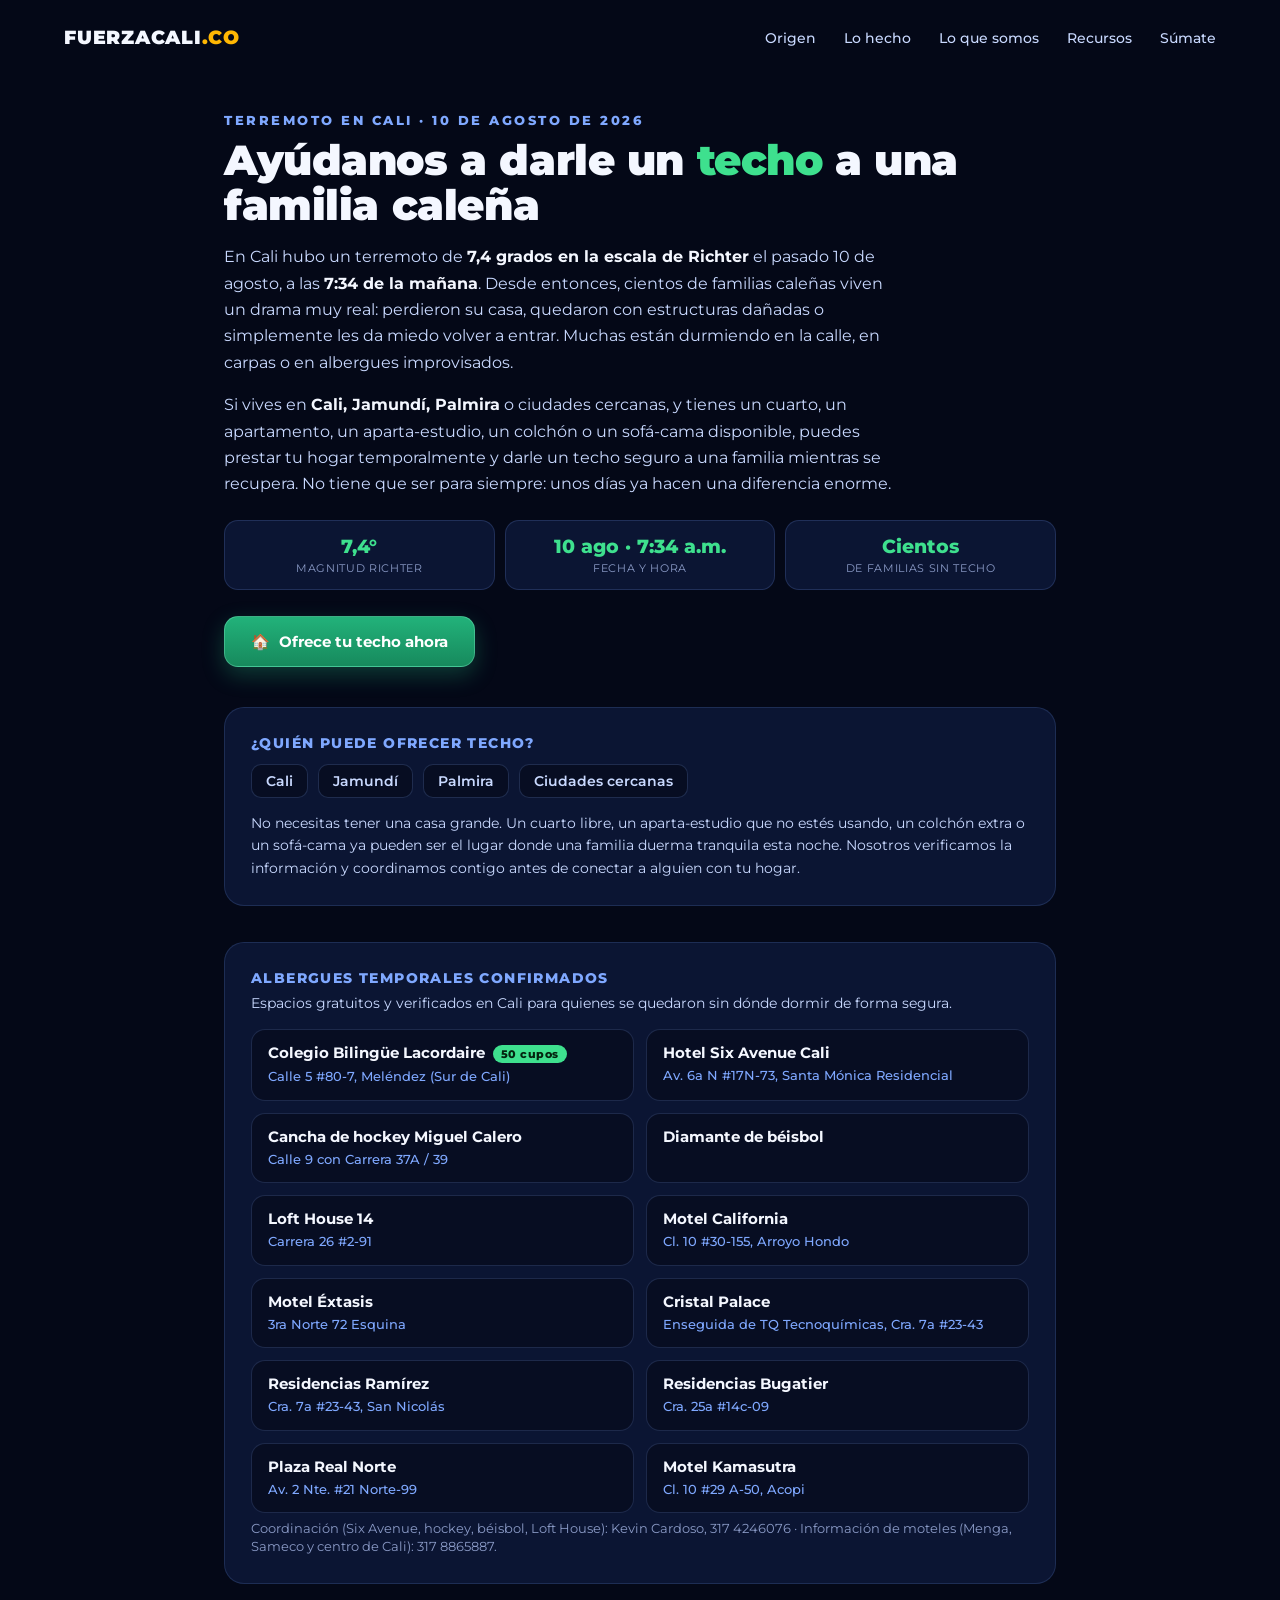
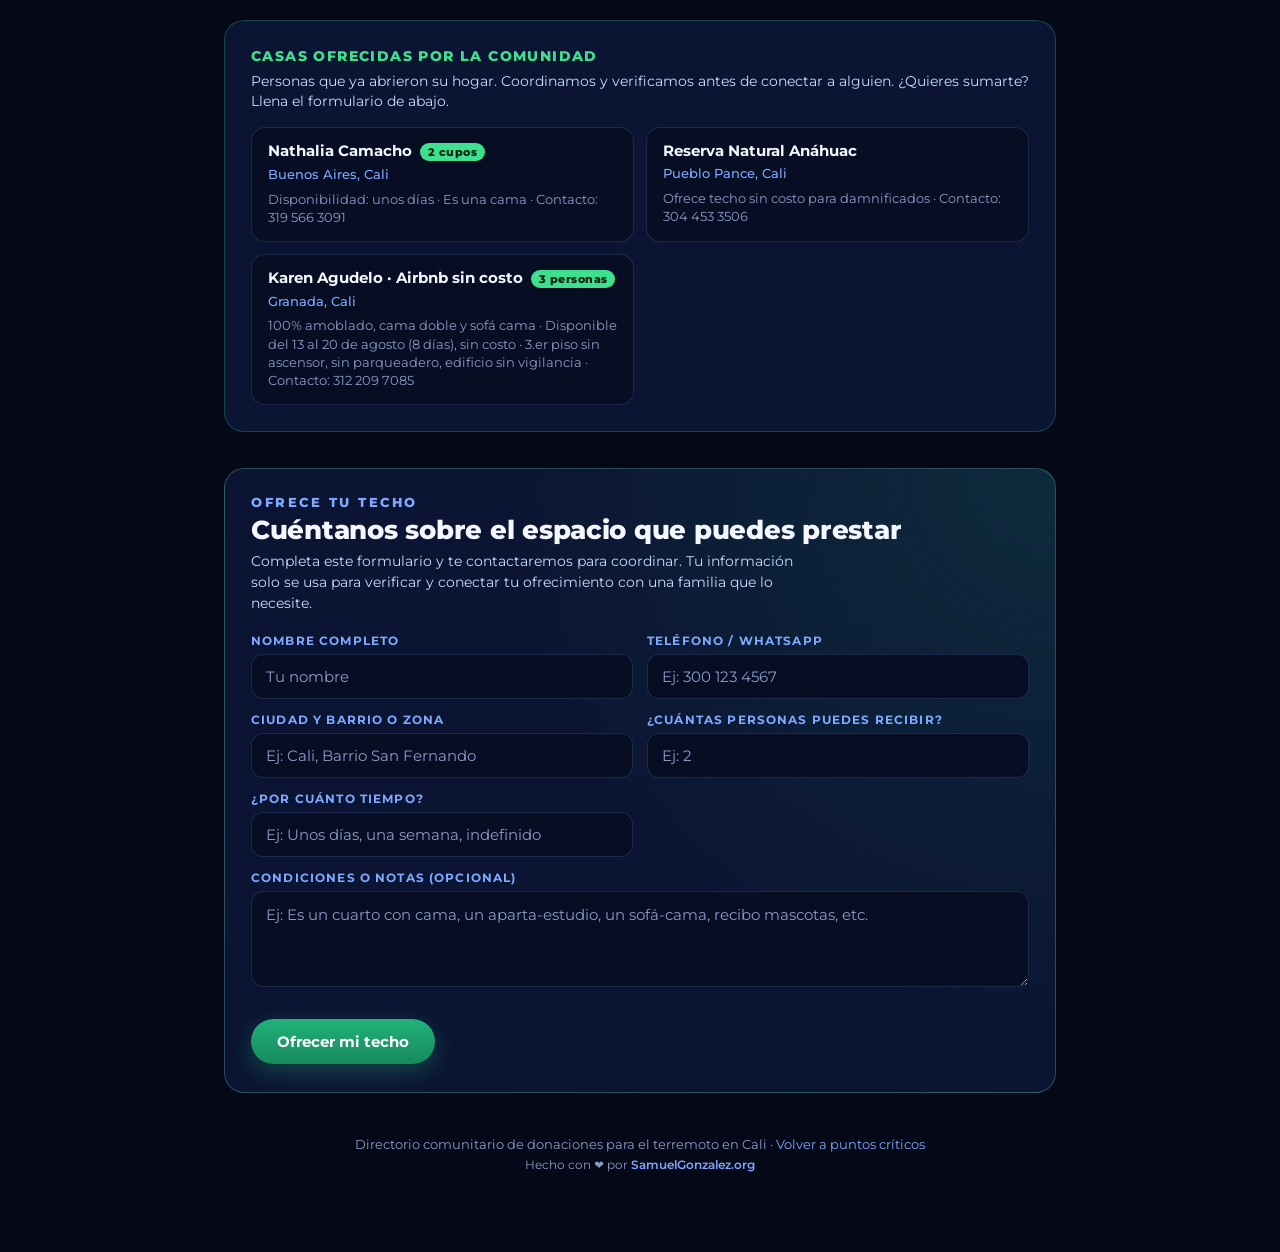
<file: ofrece-tu-techo.html>
<!DOCTYPE html>
<html lang="es">
<head>
<!-- Google Tag Manager -->
<script>(function(w,d,s,l,i){w[l]=w[l]||[];w[l].push({'gtm.start':new Date().getTime(),event:'gtm.js'});var f=d.getElementsByTagName(s)[0],j=d.createElement(s),dl=l!='dataLayer'?'&l='+l:'';j.async=true;j.src='https://www.googletagmanager.com/gtm.js?id='+i+dl;f.parentNode.insertBefore(j,f);})(window,document,'script','dataLayer','GTM-TM2934RK');</script>
<!-- End Google Tag Manager -->
<meta charset="UTF-8" />
<meta name="viewport" content="width=device-width, initial-scale=1.0" />
<link rel="icon" href="/favicon.ico" sizes="any" />
<link rel="icon" type="image/png" sizes="32x32" href="/favicon-32.png" />
<link rel="icon" type="image/png" sizes="192x192" href="/favicon-192.png" />
<link rel="apple-touch-icon" href="/apple-touch-icon.png" />
<title>Ofrece tu techo · Ayuda a una familia de Cali</title>
<meta name="description" content="Si tienes un cuarto, apartamento, aparta-estudio o un colchón disponible, ofrece tu techo a una familia caleña que lo perdió todo con el terremoto." />


<meta property="og:type" content="website" />
<meta property="og:title" content="Ofrece tu techo · Ayuda a una familia de Cali" />
<meta property="og:description" content="Presta tu hogar temporalmente a una familia que se quedó sin dónde dormir tras el terremoto en Cali." />
<meta property="og:locale" content="es_CO" />
<meta name="twitter:card" content="summary" />

<link rel="preconnect" href="https://fonts.googleapis.com" />
<link rel="preconnect" href="https://fonts.gstatic.com" crossorigin />
<link href="https://fonts.googleapis.com/css2?family=Montserrat:wght@300;400;500;600;700;800;900&display=swap" rel="stylesheet" />

<style>
  :root{
    --space-950:#040817;
    --space-900:#070D22;
    --space-800:#0B1533;
    --space-700:#122048;
    --nebula:#1B2E66;
    --star-blue:#3E7BFF;
    --star-light:#7FA8FF;
    --ice:#C9D9FF;
    --white:#F4F7FF;
    --muted:#8B9BC7;
    --alert:#FF5C6B;
    --ok:#22B27A;
    --ok-light:#3EE08E;
    --warn:#FFB020;
  }
  *{box-sizing:border-box;margin:0;padding:0}
  html{scroll-behavior:smooth}
  body{
    font-family:'Montserrat',system-ui,sans-serif;
    background:var(--space-950);
    color:var(--white);
    min-height:100vh;
    -webkit-font-smoothing:antialiased;
  }
  .wrap{max-width:880px;margin:0 auto;padding:36px 24px 80px}

  /* Menú hamburguesa */
  .burger-btn{
    position:fixed;top:18px;right:18px;z-index:60;
    width:44px;height:44px;border-radius:12px;border:1px solid rgba(127,168,255,.3);
    background:var(--space-800);display:flex;flex-direction:column;align-items:center;
    justify-content:center;gap:5px;cursor:pointer;
  }
  .burger-btn span{width:20px;height:2px;background:var(--ice);border-radius:2px}
  .menu-overlay{position:fixed;inset:0;background:rgba(4,8,23,.6);z-index:70}
  .menu-panel{
    position:fixed;top:0;right:0;height:100%;width:min(78vw,300px);z-index:80;
    background:var(--space-800);border-left:1px solid rgba(127,168,255,.2);
    padding:20px 18px;display:flex;flex-direction:column;gap:6px;
    box-shadow:-12px 0 40px rgba(0,0,0,.4);
    transform:translateX(100%);transition:transform .2s ease;
  }
  .menu-panel.open{transform:translateX(0)}
  .menu-top{display:flex;align-items:center;justify-content:space-between;margin-bottom:10px}
  .menu-title{font-size:13px;font-weight:800;letter-spacing:.12em;text-transform:uppercase;color:var(--star-light)}
  .menu-close{background:none;border:none;color:var(--ice);font-size:18px;cursor:pointer;padding:4px}
  .menu-panel a{
    display:block;padding:12px 10px;border-radius:10px;color:var(--white);
    text-decoration:none;font-size:14.5px;font-weight:600;
  }
  .menu-panel a:hover{background:rgba(127,168,255,.1)}
  .menu-link-highlight{color:var(--ok-light) !important;font-weight:800}

  /* Hero */
  .eyebrow{
    font-size:12.5px;font-weight:800;letter-spacing:.2em;text-transform:uppercase;color:var(--star-light);
    margin-bottom:10px;
  }
  h1{
    font-size:clamp(28px,5vw,42px);font-weight:900;line-height:1.08;letter-spacing:-.01em;
  }
  h1 span{color:var(--ok-light)}
  .lead{
    margin-top:16px;color:var(--ice);font-size:16px;line-height:1.65;max-width:680px;
  }
  .lead strong{color:var(--white)}
  .facts{
    margin-top:22px;display:grid;grid-template-columns:repeat(3,1fr);gap:10px;
  }
  .fact{
    background:var(--space-800);border:1px solid rgba(127,168,255,.18);
    border-radius:14px;padding:14px 12px;text-align:center;
  }
  .fact .fact-num{font-size:19px;font-weight:800;color:var(--ok-light)}
  .fact .fact-label{font-size:11px;color:var(--muted);text-transform:uppercase;letter-spacing:.06em;margin-top:3px}
  @media (max-width:600px){ .facts{grid-template-columns:1fr} }

  .cta-top{
    margin-top:26px;display:inline-flex;align-items:center;gap:9px;text-decoration:none;
    background:linear-gradient(180deg,var(--ok),#178A5D);color:#fff;font-weight:700;font-size:15px;
    padding:15px 26px;border-radius:14px;border:1px solid rgba(120,230,190,.4);
    box-shadow:0 8px 22px rgba(34,178,122,.3);
  }

  .quienes{
    margin-top:40px;background:var(--space-800);border:1px solid rgba(127,168,255,.16);
    border-radius:20px;padding:26px;
  }
  .quienes h2{font-size:14px;font-weight:800;letter-spacing:.1em;text-transform:uppercase;color:var(--star-light);margin-bottom:12px}
  .quienes ul{list-style:none;display:flex;flex-wrap:wrap;gap:10px}
  .quienes li{
    background:var(--space-900);border:1px solid rgba(127,168,255,.2);border-radius:10px;
    padding:8px 14px;font-size:13.5px;color:var(--ice);font-weight:600;
  }
  .quienes p{margin-top:14px;color:var(--ice);font-size:14px;line-height:1.6}

  /* Form (mismo estilo y mismo form Netlify que en el home) */
  .form-card{
    margin-top:36px;
    background:
      radial-gradient(120% 160% at 100% 0%, rgba(34,178,122,.14) 0%, rgba(34,178,122,0) 55%),
      var(--space-800);
    border:1px solid rgba(120,230,190,.28);
    border-radius:20px;padding:26px 26px 28px;
  }
  .form-card .eyebrow{margin-bottom:6px}
  .form-card h2{
    font-size:clamp(20px,2.6vw,26px);font-weight:800;line-height:1.12;
    color:var(--white);margin:0 0 6px;letter-spacing:-.01em;text-transform:none;
  }
  .form-card .form-sub{color:var(--ice);font-size:14px;line-height:1.5;margin-bottom:20px;max-width:560px}
  .form-grid{display:grid;grid-template-columns:1fr 1fr;gap:14px}
  .field{display:flex;flex-direction:column;gap:6px}
  .field.full{grid-column:1 / -1}
  .field label{
    font-size:11.5px;font-weight:700;letter-spacing:.1em;text-transform:uppercase;color:var(--star-light);
  }
  .field input,.field textarea{
    width:100%;font-family:inherit;font-size:15px;color:var(--white);
    background:var(--space-900);border:1px solid rgba(127,168,255,.18);
    border-radius:12px;padding:12px 14px;outline:none;transition:.15s;
  }
  .field textarea{min-height:96px;resize:vertical;line-height:1.5}
  .field input::placeholder,.field textarea::placeholder{color:var(--muted)}
  .field input:focus,.field textarea:focus{
    border-color:var(--ok);box-shadow:0 0 0 3px rgba(34,178,122,.18);
  }
  .btn-enviar{
    grid-column:1 / -1;justify-self:start;margin-top:4px;
    display:inline-flex;align-items:center;gap:9px;cursor:pointer;
    font-family:inherit;font-size:15px;font-weight:700;color:#fff;
    padding:13px 26px;border:none;border-radius:999px;
    background:linear-gradient(180deg,var(--ok),#178A5D);
    box-shadow:0 8px 22px rgba(34,178,122,.3);transition:.15s;
  }
  .btn-enviar:hover{transform:translateY(-1px);box-shadow:0 10px 26px rgba(34,178,122,.42)}
  .hp{position:absolute;left:-9999px}
  #ok-msg{
    display:none;margin-top:36px;background:var(--space-800);border:1px solid rgba(120,230,190,.3);
    border-radius:20px;padding:28px;text-align:center;
  }
  #ok-msg h2{color:var(--ok-light);font-size:20px;margin-bottom:8px}
  #ok-msg p{color:var(--ice);font-size:14.5px;line-height:1.5}

  footer{
    margin-top:44px;text-align:center;color:var(--muted);font-size:12.5px;
  }
  footer a{color:var(--star-light);text-decoration:none}
  .footer-credit{margin-top:6px;font-size:11.5px;color:var(--muted)}
  .footer-credit a{color:var(--star-light);text-decoration:none;font-weight:600}
  .footer-credit a:hover{text-decoration:underline}

  /* Listas de albergues y casas confirmadas */
  .lista{
    margin-top:36px;background:var(--space-800);border:1px solid rgba(127,168,255,.16);
    border-radius:20px;padding:26px;
  }
  .lista h2{font-size:14px;font-weight:800;letter-spacing:.1em;text-transform:uppercase;color:var(--star-light);margin-bottom:6px}
  .lista.ok-border{border-color:rgba(34,178,122,.32)}
  .lista.ok-border h2{color:var(--ok-light)}
  .lista-sub{color:var(--ice);font-size:13.5px;line-height:1.5;margin-bottom:16px}
  .lista-grid{display:grid;grid-template-columns:1fr 1fr;gap:12px}
  .lista-item{
    background:var(--space-900);border:1px solid rgba(127,168,255,.18);
    border-radius:14px;padding:14px 16px;
  }
  .lista-nombre{font-size:14.5px;font-weight:700;color:var(--white)}
  .lista-badge{
    display:inline-block;margin-left:8px;font-size:11px;font-weight:800;letter-spacing:.04em;
    color:#04240F;background:var(--ok-light);padding:2px 8px;border-radius:999px;vertical-align:middle;
  }
  .lista-dir{color:var(--star-light);font-size:12.5px;font-weight:500;margin-top:5px;line-height:1.4}
  .lista-meta{color:var(--muted);font-size:12.5px;margin-top:7px;line-height:1.45}
  @media (max-width:680px){
    .form-grid{grid-template-columns:1fr}
    .lista-grid{grid-template-columns:1fr}
  }
</style>
<link rel="stylesheet" href="/fc-header.css">
</head>
<body>

<!-- Google Tag Manager (noscript) -->
<noscript><iframe src="https://www.googletagmanager.com/ns.html?id=GTM-TM2934RK" height="0" width="0" style="display:none;visibility:hidden"></iframe></noscript>
<!-- End Google Tag Manager (noscript) -->
<!-- Formulario oculto para que Netlify lo detecte en el build -->
<form name="refugios" data-netlify="true" data-netlify-recaptcha="true" netlify-honeypot="bot-field" hidden>
  <input type="text" name="fecha_hora" />
  <input type="text" name="nombre" />
  <input type="text" name="telefono" />
  <input type="text" name="zona" />
  <input type="text" name="cupos" />
  <input type="text" name="dias_disponible" />
  <textarea name="condiciones"></textarea>
  <div data-netlify-recaptcha="true"></div>
</form>

<header class="fcn">
<a class="fcn-logo" href="/">FUERZACALI<span>.CO</span></a>
<nav aria-label="Principal"><ul><li><a href="/#origen">Origen</a></li><li><a href="/#hecho">Lo hecho</a></li><li><a href="/#somos">Lo que somos</a></li><li><a href="/recursos">Recursos</a></li><li><a href="/#sumate">Súmate</a></li></ul></nav>
</header>
<div class="wrap">

  <div class="eyebrow">Terremoto en Cali · 10 de agosto de 2026</div>
  <h1>Ayúdanos a darle un <span>techo</span> a una familia caleña</h1>

  <p class="lead">
    En Cali hubo un terremoto de <strong>7,4 grados en la escala de Richter</strong> el pasado
    10 de agosto, a las <strong>7:34 de la mañana</strong>. Desde entonces, cientos de familias
    caleñas viven un drama muy real: perdieron su casa, quedaron con estructuras dañadas o
    simplemente les da miedo volver a entrar. Muchas están durmiendo en la calle, en carpas
    o en albergues improvisados.
  </p>
  <p class="lead">
    Si vives en <strong>Cali, Jamundí, Palmira</strong> o ciudades cercanas, y tienes un
    cuarto, un apartamento, un aparta-estudio, un colchón o un sofá-cama disponible, puedes
    prestar tu hogar temporalmente y darle un techo seguro a una familia mientras se recupera.
    No tiene que ser para siempre: unos días ya hacen una diferencia enorme.
  </p>

  <div class="facts">
    <div class="fact"><div class="fact-num">7,4°</div><div class="fact-label">Magnitud Richter</div></div>
    <div class="fact"><div class="fact-num">10 ago · 7:34 a.m.</div><div class="fact-label">Fecha y hora</div></div>
    <div class="fact"><div class="fact-num">Cientos</div><div class="fact-label">de familias sin techo</div></div>
  </div>

  <a class="cta-top" href="#formulario">
    <span>🏠</span> Ofrece tu techo ahora
  </a>

  <div class="quienes">
    <h2>¿Quién puede ofrecer techo?</h2>
    <ul>
      <li>Cali</li>
      <li>Jamundí</li>
      <li>Palmira</li>
      <li>Ciudades cercanas</li>
    </ul>
    <p>
      No necesitas tener una casa grande. Un cuarto libre, un aparta-estudio que no estés
      usando, un colchón extra o un sofá-cama ya pueden ser el lugar donde una familia
      duerma tranquila esta noche. Nosotros verificamos la información y coordinamos
      contigo antes de conectar a alguien con tu hogar.
    </p>
  </div>

  <div class="lista">
    <h2>Albergues temporales confirmados</h2>
    <p class="lista-sub">Espacios gratuitos y verificados en Cali para quienes se quedaron sin dónde dormir de forma segura.</p>
    <div class="lista-grid">
      <div class="lista-item"><div class="lista-nombre">Colegio Bilingüe Lacordaire<span class="lista-badge">50 cupos</span></div><div class="lista-dir">Calle 5 #80-7, Meléndez (Sur de Cali)</div></div>
      <div class="lista-item"><div class="lista-nombre">Hotel Six Avenue Cali</div><div class="lista-dir">Av. 6a N #17N-73, Santa Mónica Residencial</div></div>
      <div class="lista-item"><div class="lista-nombre">Cancha de hockey Miguel Calero</div><div class="lista-dir">Calle 9 con Carrera 37A / 39</div></div>
      <div class="lista-item"><div class="lista-nombre">Diamante de béisbol</div></div>
      <div class="lista-item"><div class="lista-nombre">Loft House 14</div><div class="lista-dir">Carrera 26 #2-91</div></div>
      <div class="lista-item"><div class="lista-nombre">Motel California</div><div class="lista-dir">Cl. 10 #30-155, Arroyo Hondo</div></div>
      <div class="lista-item"><div class="lista-nombre">Motel Éxtasis</div><div class="lista-dir">3ra Norte 72 Esquina</div></div>
      <div class="lista-item"><div class="lista-nombre">Cristal Palace</div><div class="lista-dir">Enseguida de TQ Tecnoquímicas, Cra. 7a #23-43</div></div>
      <div class="lista-item"><div class="lista-nombre">Residencias Ramírez</div><div class="lista-dir">Cra. 7a #23-43, San Nicolás</div></div>
      <div class="lista-item"><div class="lista-nombre">Residencias Bugatier</div><div class="lista-dir">Cra. 25a #14c-09</div></div>
      <div class="lista-item"><div class="lista-nombre">Plaza Real Norte</div><div class="lista-dir">Av. 2 Nte. #21 Norte-99</div></div>
      <div class="lista-item"><div class="lista-nombre">Motel Kamasutra</div><div class="lista-dir">Cl. 10 #29 A-50, Acopi</div></div>
    </div>
    <p class="lista-meta">Coordinación (Six Avenue, hockey, béisbol, Loft House): Kevin Cardoso, 317 4246076 · Información de moteles (Menga, Sameco y centro de Cali): 317 8865887.</p>
  </div>

  <div class="lista ok-border">
    <h2>Casas ofrecidas por la comunidad</h2>
    <p class="lista-sub">Personas que ya abrieron su hogar. Coordinamos y verificamos antes de conectar a alguien. ¿Quieres sumarte? Llena el formulario de abajo.</p>
    <div class="lista-grid">
      <div class="lista-item">
        <div class="lista-nombre">Nathalia Camacho<span class="lista-badge">2 cupos</span></div>
        <div class="lista-dir">Buenos Aires, Cali</div>
        <div class="lista-meta">Disponibilidad: unos días · Es una cama · Contacto: 319 566 3091</div>
      </div>
      <div class="lista-item">
        <div class="lista-nombre">Reserva Natural Anáhuac</div>
        <div class="lista-dir">Pueblo Pance, Cali</div>
        <div class="lista-meta">Ofrece techo sin costo para damnificados · Contacto: 304 453 3506</div>
      </div>
      <div class="lista-item">
        <div class="lista-nombre">Karen Agudelo · Airbnb sin costo<span class="lista-badge">3 personas</span></div>
        <div class="lista-dir">Granada, Cali</div>
        <div class="lista-meta">100% amoblado, cama doble y sofá cama · Disponible del 13 al 20 de agosto (8 días), sin costo · 3.er piso sin ascensor, sin parqueadero, edificio sin vigilancia · Contacto: 312 209 7085</div>
      </div>
    </div>
  </div>

  <form
    id="formulario"
    class="form-card"
    name="refugios"
    method="POST"
    data-netlify="true"
    data-netlify-recaptcha="true"
    netlify-honeypot="bot-field"
    onsubmit="document.getElementById('fecha_hora_input').value = new Date().toISOString();"
  >
    <input type="hidden" name="form-name" value="refugios" />
    <input type="hidden" id="fecha_hora_input" name="fecha_hora" value="" />
    <p class="hp">
      <label>No llenar: <input name="bot-field" /></label>
    </p>
    <div class="eyebrow">Ofrece tu techo</div>
    <h2>Cuéntanos sobre el espacio que puedes prestar</h2>
    <p class="form-sub">
      Completa este formulario y te contactaremos para coordinar. Tu información solo se usa
      para verificar y conectar tu ofrecimiento con una familia que lo necesite.
    </p>
    <div class="form-grid">
      <div class="field">
        <label for="r-nom">Nombre completo</label>
        <input id="r-nom" type="text" name="nombre" required placeholder="Tu nombre" />
      </div>
      <div class="field">
        <label for="r-tel">Teléfono / WhatsApp</label>
        <input id="r-tel" type="tel" name="telefono" required placeholder="Ej: 300 123 4567" />
      </div>
      <div class="field">
        <label for="r-zona">Ciudad y barrio o zona</label>
        <input id="r-zona" type="text" name="zona" required placeholder="Ej: Cali, Barrio San Fernando" />
      </div>
      <div class="field">
        <label for="r-cupos">¿Cuántas personas puedes recibir?</label>
        <input id="r-cupos" type="number" min="1" name="cupos" required placeholder="Ej: 2" />
      </div>
      <div class="field">
        <label for="r-dias">¿Por cuánto tiempo?</label>
        <input id="r-dias" type="text" name="dias_disponible" placeholder="Ej: Unos días, una semana, indefinido" />
      </div>
      <div class="field full">
        <label for="r-cond">Condiciones o notas (opcional)</label>
        <textarea id="r-cond" name="condiciones"
          placeholder="Ej: Es un cuarto con cama, un aparta-estudio, un sofá-cama, recibo mascotas, etc."></textarea>
      </div>
      <div class="field full" data-netlify-recaptcha="true"></div>
      <button class="btn-enviar" type="submit">Ofrecer mi techo</button>
    </div>
  </form>

  <footer>
    Directorio comunitario de donaciones para el terremoto en Cali · <a href="index.html">Volver a puntos críticos</a>
    <div class="footer-credit">Hecho con ❤️ por <a href="https://samuelgonzalez.org" target="_blank" rel="noopener noreferrer">SamuelGonzalez.org</a></div>
  </footer>

</div>

</body>
</html>
</file>
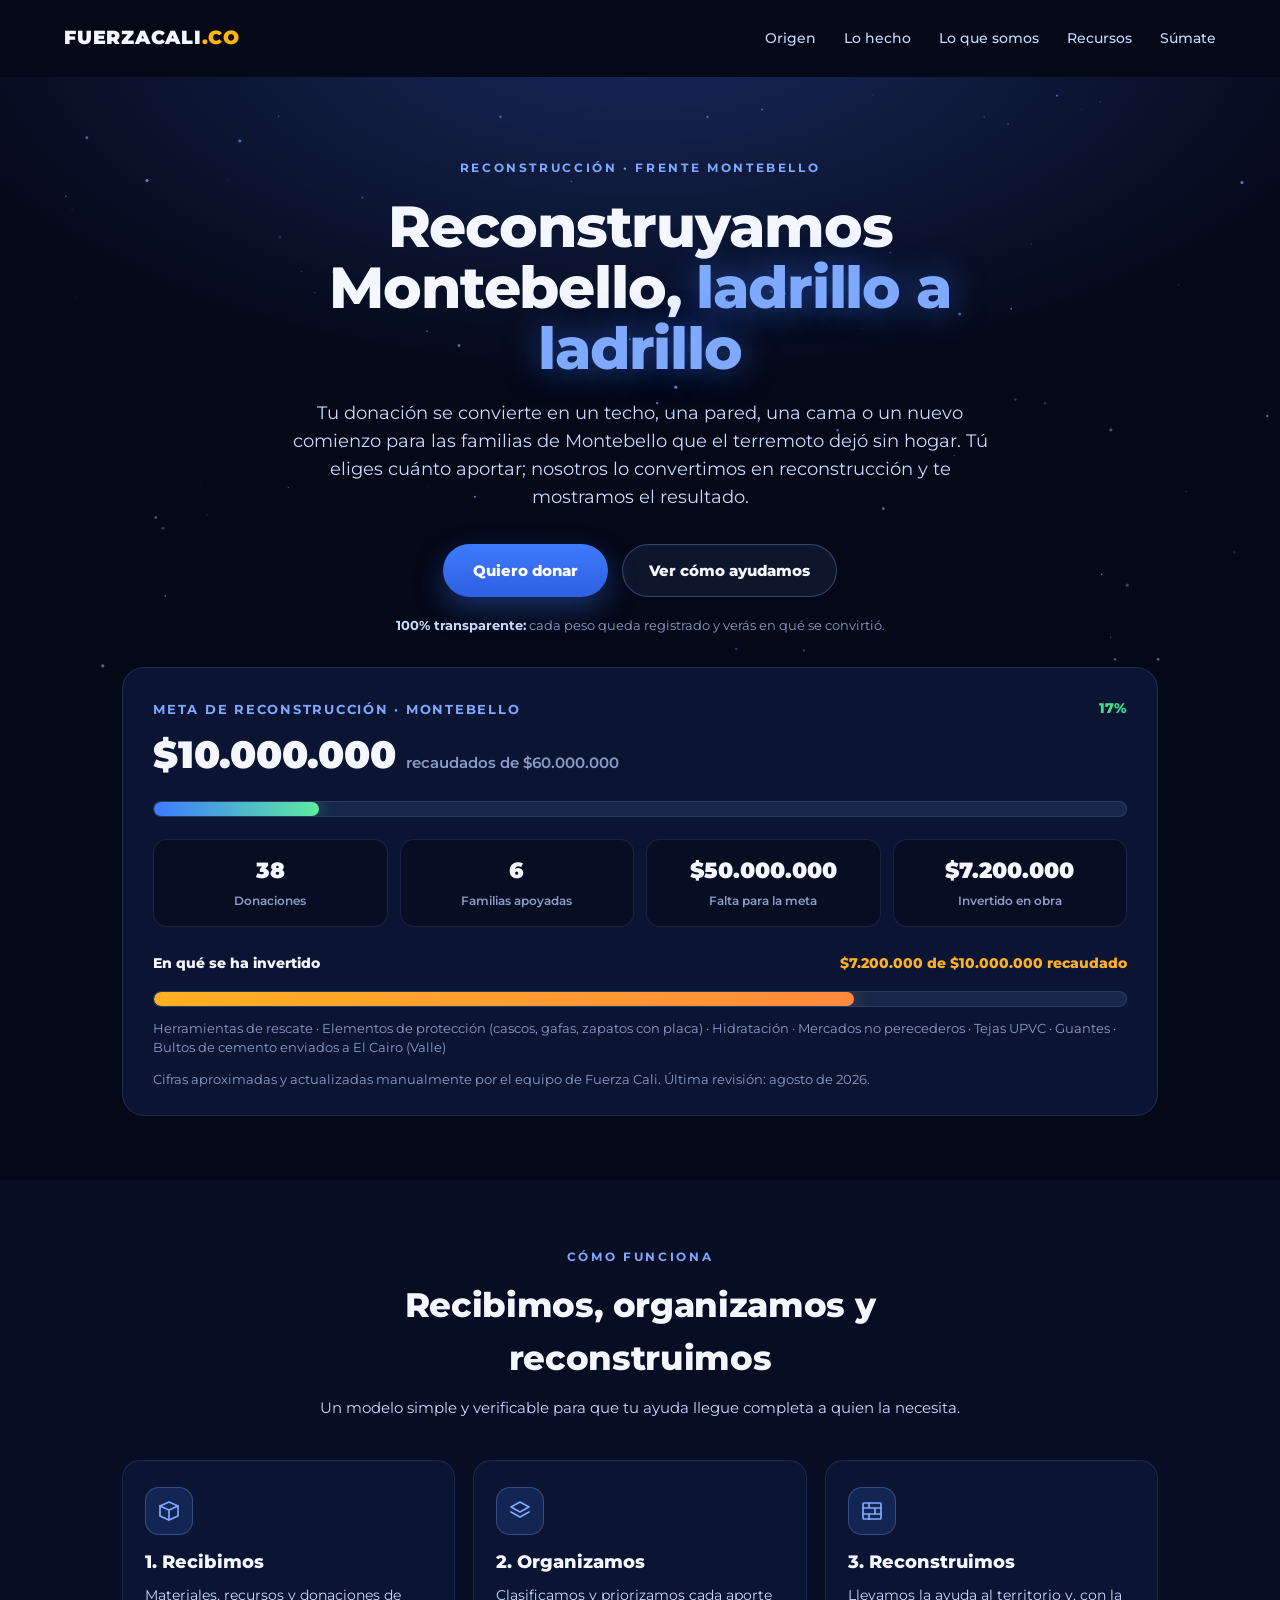
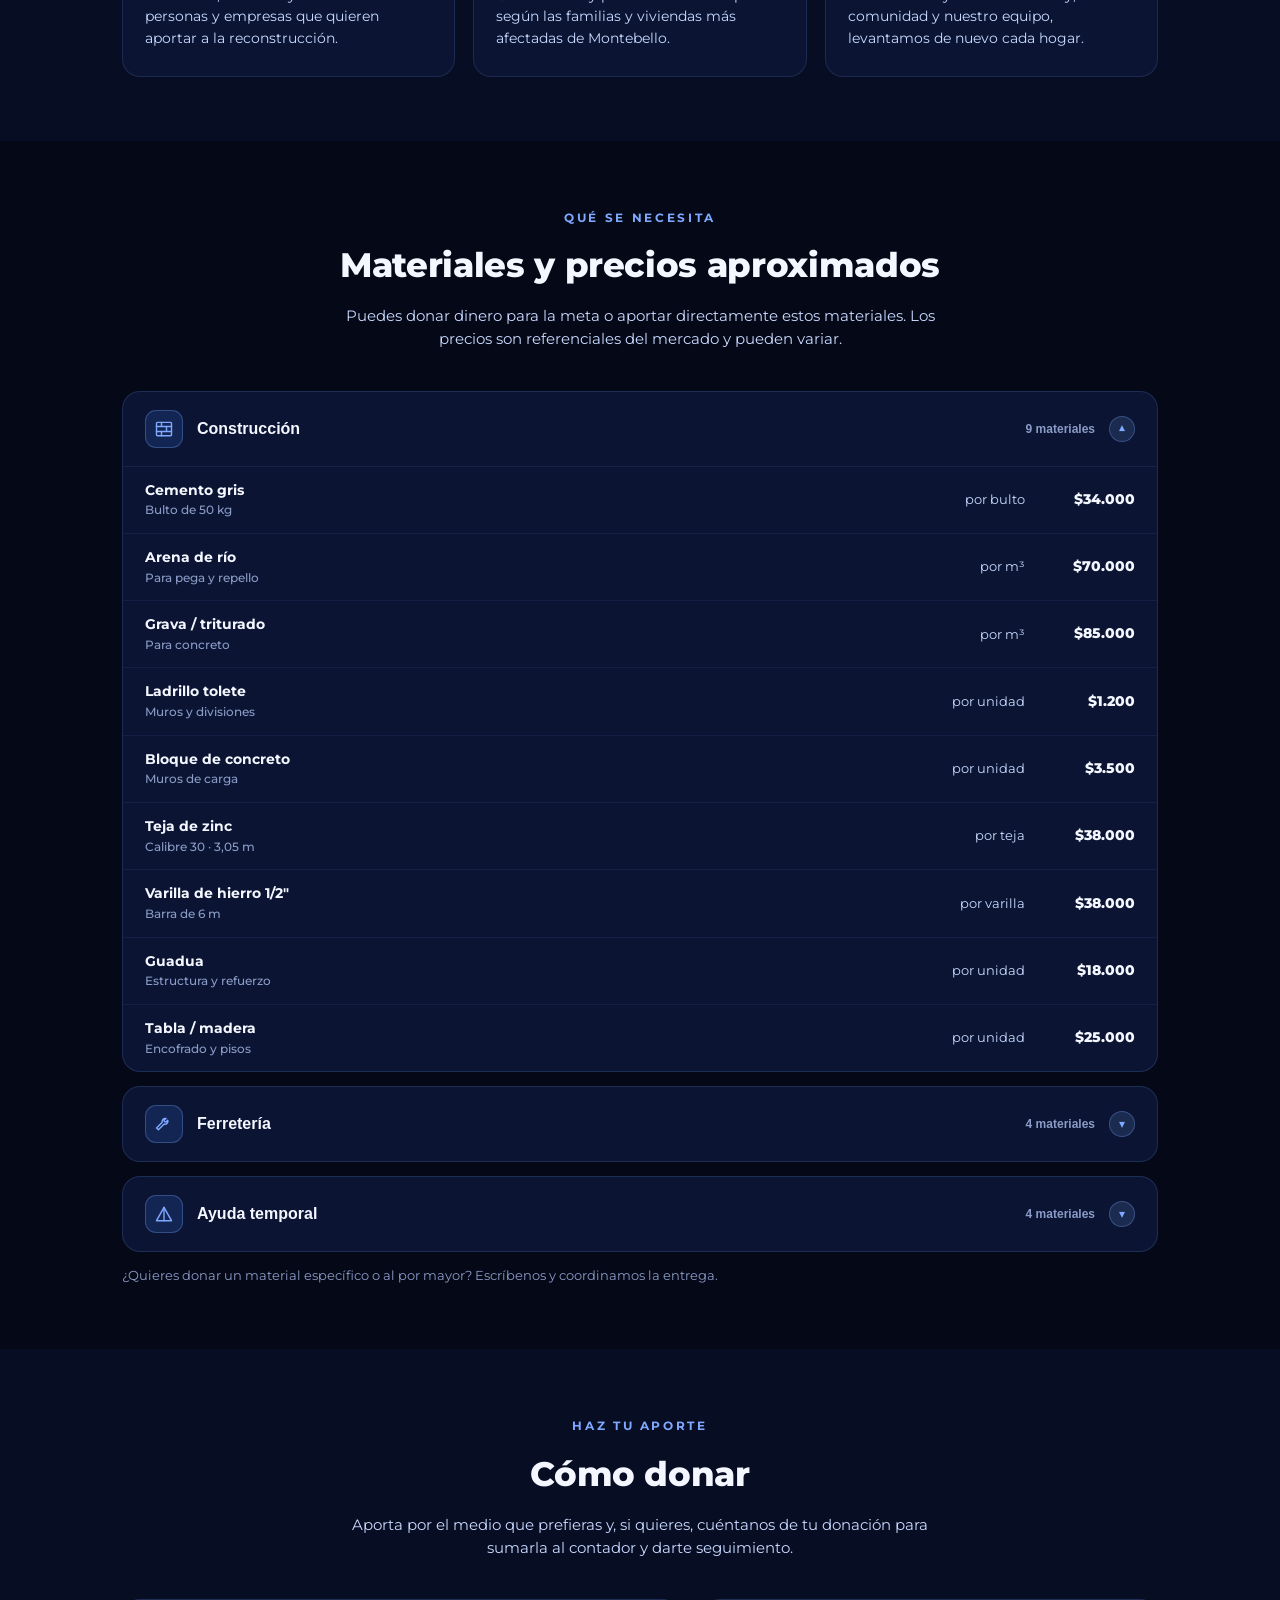
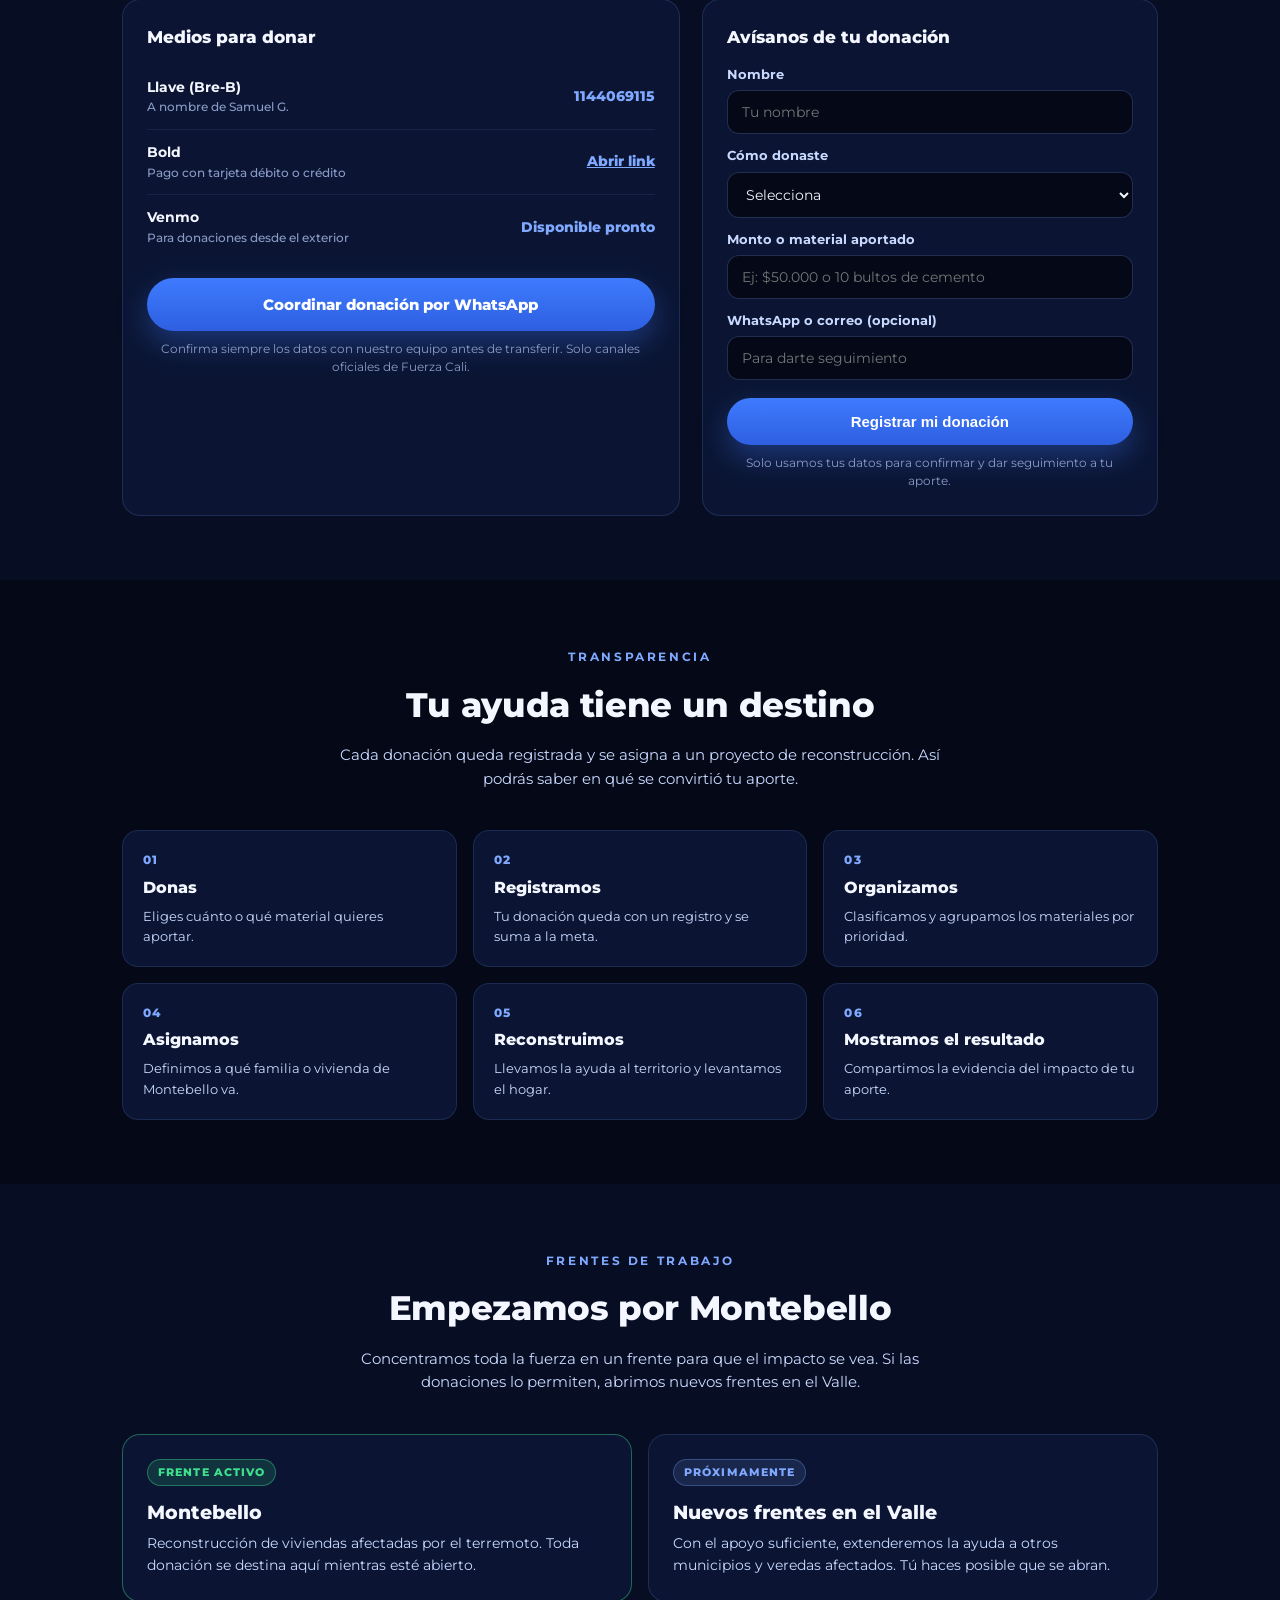
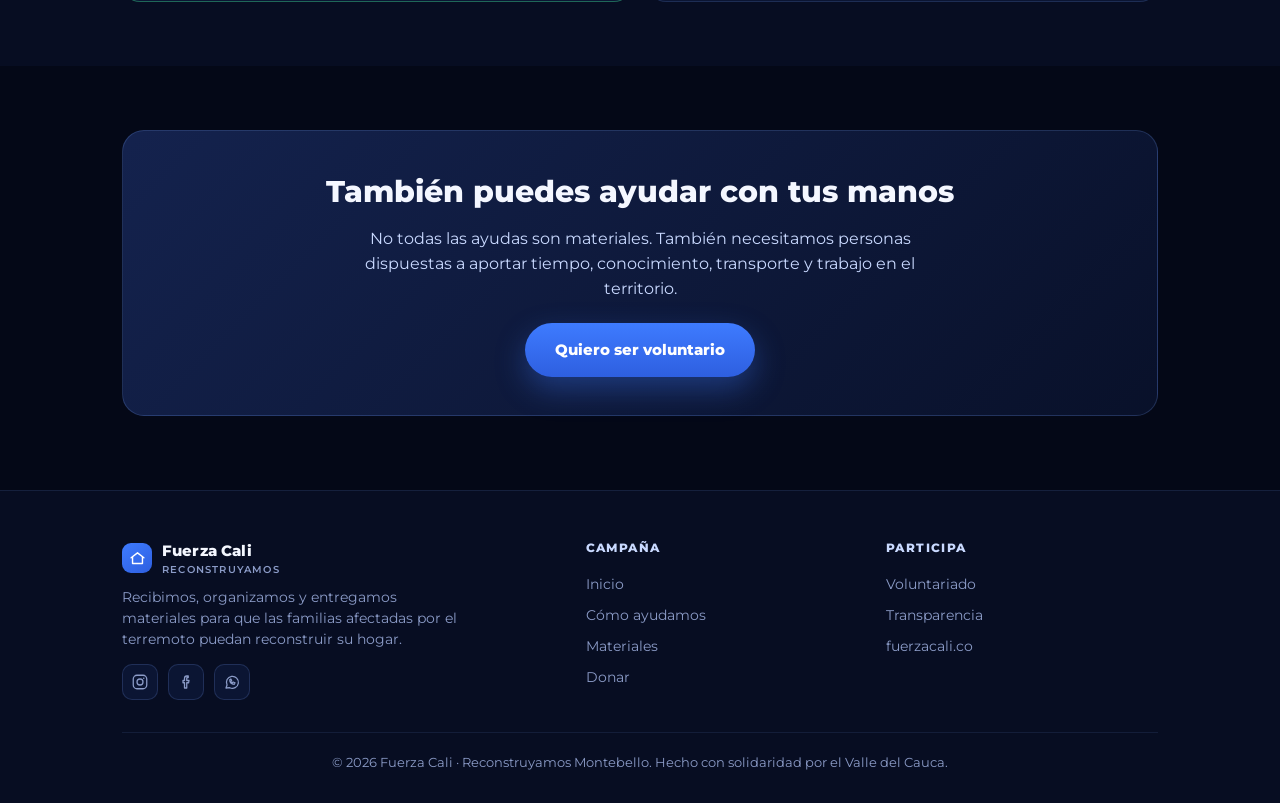
<file: reconstruyamos.html>
<!DOCTYPE html>
<html lang="es">
<head>
<!-- Google Tag Manager -->
<script>(function(w,d,s,l,i){w[l]=w[l]||[];w[l].push({'gtm.start':new Date().getTime(),event:'gtm.js'});var f=d.getElementsByTagName(s)[0],j=d.createElement(s),dl=l!='dataLayer'?'&l='+l:'';j.async=true;j.src='https://www.googletagmanager.com/gtm.js?id='+i+dl;f.parentNode.insertBefore(j,f);})(window,document,'script','dataLayer','GTM-TM2934RK');</script>
<!-- End Google Tag Manager -->
<meta charset="UTF-8" />
<meta name="viewport" content="width=device-width, initial-scale=1.0" />
<link rel="icon" href="/favicon.ico" sizes="any" />
<link rel="icon" type="image/png" sizes="32x32" href="/favicon-32.png" />
<link rel="icon" type="image/png" sizes="192x192" href="/favicon-192.png" />
<link rel="apple-touch-icon" href="/apple-touch-icon.png" />
<title>Reconstruyamos Montebello · Fuerza Cali</title>
<meta name="description" content="Campaña solidaria para reconstruir viviendas en Montebello tras el terremoto. Dona materiales de construcción, aporta a la meta y sigue en qué se invierte cada peso con total transparencia." />
<meta name="keywords" content="reconstruir Montebello, ayuda Montebello terremoto, donar Cali, Fuerza Cali, reconstrucción viviendas, donación materiales de construcción" />
<link rel="canonical" href="https://fuerzacali.co/reconstruyamos" />
<meta property="og:type" content="website" />
<meta property="og:title" content="Reconstruyamos Montebello · Fuerza Cali" />
<meta property="og:description" content="Tu donación se convierte en un techo, una pared y un nuevo comienzo para familias de Montebello afectadas por el terremoto." />
<meta property="og:url" content="https://fuerzacali.co/reconstruyamos" />
<meta name="theme-color" content="#040817" />
<link rel="preconnect" href="https://fonts.googleapis.com" />
<link rel="preconnect" href="https://fonts.gstatic.com" crossorigin />
<link href="https://fonts.googleapis.com/css2?family=Montserrat:wght@300;400;500;600;700;800;900&display=swap" rel="stylesheet" />
<style>
  :root{
    --space-950:#040817; --space-900:#070D22; --space-800:#0B1533; --space-700:#122048;
    --nebula:#1B2E66; --star-blue:#3E7BFF; --star-light:#7FA8FF; --ice:#C9D9FF;
    --white:#F4F7FF; --muted:#8B9BC7; --ok:#3EE08E; --warn:#FFB020;
  }
  *{margin:0;padding:0;box-sizing:border-box}
  html{scroll-behavior:smooth}
  body{
    font-family:'Montserrat',system-ui,sans-serif;background:var(--space-950);
    color:var(--white);line-height:1.55;overflow-x:hidden;
  }
  a{color:inherit;text-decoration:none}
  .wrap{max-width:1080px;margin:0 auto;padding:0 22px}
  section{position:relative}
  .eyebrow{font-size:12px;font-weight:700;letter-spacing:.22em;text-transform:uppercase;color:var(--star-light)}

  /* NAV */
  nav{position:sticky;top:0;z-index:50;background:rgba(4,8,23,.82);backdrop-filter:blur(10px);
    border-bottom:1px solid rgba(127,168,255,.12)}
  .nav-in{display:flex;align-items:center;justify-content:space-between;height:62px}
  .brand{display:flex;align-items:center;gap:10px;font-weight:800;font-size:15px;letter-spacing:.01em}
  .brand .logo{width:30px;height:30px;border-radius:9px;flex:none;
    background:linear-gradient(145deg,var(--star-blue),#2E5FE0);display:flex;align-items:center;justify-content:center;font-size:16px}
  .brand small{display:block;font-size:10px;font-weight:600;color:var(--muted);letter-spacing:.12em;text-transform:uppercase}
  .nav-links{display:flex;align-items:center;gap:24px}
  .nav-links a{font-size:13.5px;font-weight:600;color:var(--ice)}
  .nav-links a:hover{color:var(--white)}
  .nav-cta{background:linear-gradient(180deg,var(--star-blue),#2E5FE0);color:#fff;
    padding:9px 18px;border-radius:999px;font-weight:800;font-size:13.5px;box-shadow:0 8px 22px rgba(62,123,255,.32)}
  @media(max-width:820px){ .nav-links a:not(.nav-cta){display:none} }

  /* HERO */
  .hero{position:relative;padding:78px 0 66px;overflow:hidden;
    background:radial-gradient(1100px 520px at 50% -8%, rgba(27,46,102,.85), rgba(4,8,23,0) 70%)}
  #stars{position:absolute;inset:0;z-index:0}
  .hero .wrap{position:relative;z-index:1;text-align:center}
  .hero h1{font-size:clamp(32px,6vw,58px);font-weight:800;line-height:1.05;letter-spacing:-.02em;margin:18px auto 0;max-width:16ch}
  .hero h1 span{color:var(--star-light);text-shadow:0 0 34px rgba(62,123,255,.55)}
  .hero .sub{max-width:60ch;margin:20px auto 0;font-size:clamp(15px,2vw,18px);color:var(--ice);font-weight:400}
  .hero .cta-row{display:flex;gap:14px;justify-content:center;flex-wrap:wrap;margin-top:32px}
  .btn{display:inline-flex;align-items:center;gap:9px;font-weight:800;font-size:15px;border-radius:999px;cursor:pointer;border:none;transition:transform .15s,box-shadow .15s}
  .btn-primary{background:linear-gradient(180deg,var(--star-blue),#2E5FE0);color:#fff;padding:15px 30px;box-shadow:0 12px 30px rgba(62,123,255,.34)}
  .btn-primary:hover{transform:translateY(-2px);box-shadow:0 16px 40px rgba(62,123,255,.46)}
  .btn-ghost{background:rgba(127,168,255,.09);border:1px solid rgba(127,168,255,.32);color:var(--white);padding:14px 26px}
  .btn-ghost:hover{border-color:rgba(127,168,255,.7);transform:translateY(-2px)}
  .hero-note{margin-top:18px;font-size:13px;color:var(--muted)}
  .hero-note strong{color:var(--ice)}

  /* PROGRESO / META */
  .panel{background:var(--space-800);border:1px solid rgba(127,168,255,.16);border-radius:22px;padding:30px 30px 26px}
  .goal-wrap{margin-top:-34px;position:relative;z-index:2}
  .goal-top{display:flex;justify-content:space-between;align-items:flex-end;flex-wrap:wrap;gap:10px}
  .goal-loc{font-size:12.5px;font-weight:700;letter-spacing:.14em;text-transform:uppercase;color:var(--star-light)}
  .goal-pct{font-size:14px;font-weight:800;color:var(--ok)}
  .goal-nums{display:flex;align-items:baseline;gap:10px;margin-top:6px;flex-wrap:wrap}
  .goal-raised{font-size:clamp(26px,4vw,38px);font-weight:900;color:var(--white)}
  .goal-of{font-size:15px;color:var(--muted);font-weight:600}
  .bar{height:16px;border-radius:999px;background:rgba(127,168,255,.12);overflow:hidden;margin-top:16px;border:1px solid rgba(127,168,255,.16)}
  .bar > span{display:block;height:100%;border-radius:999px;background:linear-gradient(90deg,var(--star-blue),#5EEAA0);
    box-shadow:0 0 18px rgba(62,224,142,.4);width:0;transition:width 1.1s cubic-bezier(.2,.7,.2,1)}
  .bar.gasto > span{background:linear-gradient(90deg,#FFB020,#FF8A3D);box-shadow:0 0 18px rgba(255,176,32,.35)}
  .stat-row{display:grid;grid-template-columns:repeat(4,1fr);gap:12px;margin-top:22px}
  .stat{background:var(--space-900);border:1px solid rgba(127,168,255,.14);border-radius:14px;padding:14px 12px;text-align:center}
  .stat b{display:block;font-size:22px;font-weight:900;color:var(--white)}
  .stat span{font-size:11.5px;color:var(--muted);font-weight:600}
  .gasto-line{display:flex;justify-content:space-between;align-items:baseline;flex-wrap:wrap;gap:8px;margin-top:6px}
  .gasto-line .t{font-size:14px;font-weight:800;color:var(--white)}
  .gasto-line .n{font-size:13.5px;color:var(--warn);font-weight:800}
  .mini-note{font-size:12.5px;color:var(--muted);margin-top:12px}
  @media(max-width:640px){ .stat-row{grid-template-columns:repeat(2,1fr)} }

  /* SECCIONES */
  .sec{padding:64px 0}
  .sec-head{text-align:center;max-width:640px;margin:0 auto 40px}
  .sec-head h2{font-size:clamp(24px,3.6vw,34px);font-weight:800;letter-spacing:-.01em;margin-top:10px}
  .sec-head p{color:var(--ice);margin-top:12px;font-size:15px}
  .alt{background:var(--space-900)}

  /* PASOS 3 */
  .steps{display:grid;grid-template-columns:repeat(3,1fr);gap:18px}
  .step{background:var(--space-800);border:1px solid rgba(127,168,255,.14);border-radius:18px;padding:26px 22px;transition:transform .15s,border-color .15s}
  .step:hover{transform:translateY(-4px);border-color:rgba(127,168,255,.45)}
  .step .ico{width:48px;height:48px;border-radius:14px;background:rgba(62,123,255,.16);border:1px solid rgba(127,168,255,.3);
    display:flex;align-items:center;justify-content:center;margin-bottom:14px;color:var(--star-light)}
  .step .ico svg,.mat-cat .emo svg{width:24px;height:24px}
  .step h3{font-size:18px;font-weight:800}
  .step p{color:var(--ice);font-size:14px;margin-top:8px}
  @media(max-width:760px){ .steps{grid-template-columns:1fr} }

  /* MATERIALES (colapsable por tipo) */
  .mat-group{background:var(--space-800);border:1px solid rgba(127,168,255,.16);border-radius:18px;margin-bottom:14px;overflow:hidden}
  .mat-toggle{width:100%;display:flex;align-items:center;gap:14px;padding:18px 22px;background:none;border:none;cursor:pointer;text-align:left;color:var(--white)}
  .mat-toggle .mg-ico{width:38px;height:38px;flex:none;border-radius:11px;background:rgba(62,123,255,.16);border:1px solid rgba(127,168,255,.3);
    display:flex;align-items:center;justify-content:center;color:var(--star-light)}
  .mat-toggle .mg-ico svg{width:20px;height:20px}
  .mat-toggle .mg-title{flex:1;font-size:16px;font-weight:800}
  .mat-toggle .mg-count{font-size:12px;color:var(--muted);font-weight:600}
  .mat-toggle .mg-chevron{width:26px;height:26px;flex:none;border-radius:999px;background:rgba(127,168,255,.14);border:1px solid rgba(127,168,255,.3);
    color:var(--star-light);display:flex;align-items:center;justify-content:center;font-size:12px;transition:transform .18s}
  .mat-toggle[aria-expanded="true"] .mg-chevron{transform:rotate(180deg)}
  .mat-body{border-top:1px solid rgba(127,168,255,.1)}
  .mat-row{display:grid;grid-template-columns:1fr auto auto;gap:14px;align-items:center;padding:13px 22px;border-bottom:1px solid rgba(127,168,255,.08)}
  .mat-row:last-child{border-bottom:none}
  .mat-name{font-weight:700;font-size:14px}
  .mat-name small{display:block;font-weight:500;font-size:12px;color:var(--muted)}
  .mat-unit{font-size:12.5px;color:var(--ice);text-align:right;min-width:80px}
  .mat-price{font-size:14px;font-weight:800;color:var(--white);text-align:right;min-width:96px}
  @media(max-width:640px){
    .mat-row{grid-template-columns:1fr auto}
    .mat-unit{display:none}
  }

  /* DONAR */
  .donate-grid{display:grid;grid-template-columns:1.1fr .9fr;gap:22px}
  .pay{background:var(--space-800);border:1px solid rgba(127,168,255,.16);border-radius:18px;padding:24px}
  .pay h3{font-size:17px;font-weight:800;margin-bottom:14px}
  .pay-item{display:flex;justify-content:space-between;align-items:center;gap:12px;padding:12px 0;border-bottom:1px solid rgba(127,168,255,.1)}
  .pay-item:last-child{border-bottom:none}
  .pay-item .m{font-size:14px;font-weight:700}
  .pay-item .m small{display:block;font-weight:500;font-size:12px;color:var(--muted)}
  .pay-item .v{font-size:14px;font-weight:800;color:var(--star-light);text-align:right}
  .form label{display:block;font-size:12.5px;font-weight:700;color:var(--ice);margin:12px 0 6px}
  .form input,.form select{width:100%;padding:12px 14px;border-radius:12px;background:var(--space-950);
    border:1px solid rgba(127,168,255,.24);color:var(--white);font-family:inherit;font-size:14px}
  .form input:focus,.form select:focus{outline:none;border-color:var(--star-blue)}
  .form .btn-primary{width:100%;justify-content:center;margin-top:18px}
  .form-status{margin-top:12px;font-size:13.5px;font-weight:600;display:none}
  .form-status.ok{display:block;color:var(--ok)}
  .form-status.err{display:block;color:#FF7A88}
  .privacy{font-size:11.5px;color:var(--muted);margin-top:10px;text-align:center}
  @media(max-width:820px){ .donate-grid{grid-template-columns:1fr} }

  /* TRANSPARENCIA */
  .flow{display:grid;grid-template-columns:repeat(3,1fr);gap:16px}
  .flow-item{background:var(--space-800);border:1px solid rgba(127,168,255,.14);border-radius:16px;padding:20px}
  .flow-item .n{font-size:12px;font-weight:800;color:var(--star-light);letter-spacing:.1em}
  .flow-item h4{font-size:15.5px;font-weight:800;margin:6px 0 6px}
  .flow-item p{font-size:13px;color:var(--ice)}
  @media(max-width:760px){ .flow{grid-template-columns:1fr} }

  /* FRENTES */
  .frentes{display:grid;grid-template-columns:1fr 1fr;gap:16px}
  .frente{background:var(--space-800);border:1px solid rgba(127,168,255,.16);border-radius:18px;padding:24px}
  .frente.activo{border-color:rgba(62,224,142,.4)}
  .frente .tag{font-size:11px;font-weight:800;letter-spacing:.1em;text-transform:uppercase;padding:4px 10px;border-radius:999px;display:inline-block}
  .frente.activo .tag{background:rgba(62,224,142,.14);color:var(--ok);border:1px solid rgba(62,224,142,.4)}
  .frente.proximo .tag{background:rgba(127,168,255,.12);color:var(--star-light);border:1px solid rgba(127,168,255,.3)}
  .frente h3{font-size:19px;font-weight:800;margin:12px 0 6px}
  .frente p{color:var(--ice);font-size:14px}
  @media(max-width:640px){ .frentes{grid-template-columns:1fr} }

  /* VOLUNTARIADO / CTA banda */
  .band{background:linear-gradient(135deg,rgba(27,46,102,.7),rgba(11,21,51,.7));
    border:1px solid rgba(127,168,255,.2);border-radius:22px;padding:38px 30px;text-align:center}
  .band h2{font-size:clamp(22px,3.4vw,30px);font-weight:800}
  .band p{color:var(--ice);max-width:56ch;margin:12px auto 22px}

  /* FOOTER */
  footer{background:var(--space-900);border-top:1px solid rgba(127,168,255,.12);padding:48px 0 30px;margin-top:10px}
  .foot-grid{display:grid;grid-template-columns:1.6fr 1fr 1fr;gap:28px}
  .foot-grid p{color:var(--muted);font-size:13.5px;margin-top:10px;max-width:38ch}
  .foot-col h5{font-size:12px;font-weight:800;letter-spacing:.12em;text-transform:uppercase;color:var(--ice);margin-bottom:12px}
  .foot-col a{display:block;color:var(--muted);font-size:13.5px;padding:5px 0}
  .foot-col a:hover{color:var(--white)}
  .foot-social{display:flex;gap:10px;margin-top:14px}
  .foot-social a{width:36px;height:36px;border-radius:10px;background:var(--space-800);border:1px solid rgba(127,168,255,.18);
    display:flex;align-items:center;justify-content:center;font-size:16px}
  .foot-social a:hover{border-color:var(--star-blue)}
  .foot-bottom{border-top:1px solid rgba(127,168,255,.1);margin-top:32px;padding-top:20px;text-align:center;color:var(--muted);font-size:12.5px}
  @media(max-width:760px){ .foot-grid{grid-template-columns:1fr;gap:22px} }

  :focus-visible{outline:2px solid var(--star-light);outline-offset:3px}
  @media(prefers-reduced-motion:reduce){ *{scroll-behavior:auto} }
</style>
<link rel="stylesheet" href="/fc-header.css">
</head>
<body>

<!-- Google Tag Manager (noscript) -->
<noscript><iframe src="https://www.googletagmanager.com/ns.html?id=GTM-TM2934RK" height="0" width="0" style="display:none;visibility:hidden"></iframe></noscript>
<!-- End Google Tag Manager (noscript) -->
<!-- ============================================================
     DATOS EDITABLES · cambia estos valores cuando quieras.
     Los montos están en pesos colombianos (COP).
     ============================================================ -->
<script>
  const CAMPANA = {
    frente: "Montebello",
    meta: 60000000,        // meta de recaudación (COP)
    recaudado: 10000000,   // total donado desde el inicio de la contingencia (COP)
    gastado: 7200000,      // total ya invertido desde el primer día de la crisis (COP)
    donantes: 38,          // número de aportes recibidos ← ACTUALIZAR
    familias: 6,           // familias beneficiadas hasta ahora ← ACTUALIZAR
    // En qué se ha invertido desde el primer día (barra de gastos)
    gastos: [
      "Herramientas de rescate",
      "Elementos de protección (cascos, gafas, zapatos con placa)",
      "Hidratación",
      "Mercados no perecederos",
      "Tejas UPVC",
      "Guantes",
      "Bultos de cemento enviados a El Cairo (Valle)",
    ],
    // Materiales necesarios agrupados por tipo (cada grupo es un colapsable)
    materiales: [
      { categoria: "Construcción", icono: "bricks", items: [
        { nombre: "Cemento gris", detalle: "Bulto de 50 kg", unidad: "por bulto", precio: 34000 },
        { nombre: "Arena de río", detalle: "Para pega y repello", unidad: "por m³", precio: 70000 },
        { nombre: "Grava / triturado", detalle: "Para concreto", unidad: "por m³", precio: 85000 },
        { nombre: "Ladrillo tolete", detalle: "Muros y divisiones", unidad: "por unidad", precio: 1200 },
        { nombre: "Bloque de concreto", detalle: "Muros de carga", unidad: "por unidad", precio: 3500 },
        { nombre: "Teja de zinc", detalle: "Calibre 30 · 3,05 m", unidad: "por teja", precio: 38000 },
        { nombre: "Varilla de hierro 1/2\"", detalle: "Barra de 6 m", unidad: "por varilla", precio: 38000 },
        { nombre: "Guadua", detalle: "Estructura y refuerzo", unidad: "por unidad", precio: 18000 },
        { nombre: "Tabla / madera", detalle: "Encofrado y pisos", unidad: "por unidad", precio: 25000 },
      ]},
      { categoria: "Ferretería", icono: "tool", items: [
        { nombre: "Puntillas", detalle: "Surtido de medidas", unidad: "por libra", precio: 6000 },
        { nombre: "Alambre negro", detalle: "Amarre de estructura", unidad: "por kg", precio: 8000 },
        { nombre: "Herramientas básicas", detalle: "Palas, martillos, baldes", unidad: "por set", precio: 120000 },
        { nombre: "Elementos de seguridad", detalle: "Guantes, cascos, gafas", unidad: "por kit", precio: 30000 },
      ]},
      { categoria: "Ayuda temporal", icono: "tent", items: [
        { nombre: "Colchoneta", detalle: "Mientras se reconstruye", unidad: "por unidad", precio: 35000 },
        { nombre: "Cobija", detalle: "Abrigo para las noches", unidad: "por unidad", precio: 25000 },
        { nombre: "Carpa familiar", detalle: "Refugio temporal", unidad: "por unidad", precio: 180000 },
        { nombre: "Almohada", detalle: "Descanso básico", unidad: "por unidad", precio: 15000 },
      ]},
    ],
    // Métodos de donación (agrega "link" a los que sean un enlace)
    pagos: [
      { medio: "Llave (Bre-B)", detalle: "A nombre de Samuel G.", valor: "1144069115" },
      { medio: "Bold", detalle: "Pago con tarjeta débito o crédito", valor: "Abrir link", link: "#BOLD_LINK" }, // ← PEGA aquí tu link de Bold
      { medio: "Venmo", detalle: "Para donaciones desde el exterior", valor: "Disponible pronto" },
    ],
    whatsapp: "573152017605" // número con indicativo, sin + ni espacios
  };
</script>

<header class="fcn">
<a class="fcn-logo" href="/">FUERZACALI<span>.CO</span></a>
<nav aria-label="Principal"><ul><li><a href="/#origen">Origen</a></li><li><a href="/#hecho">Lo hecho</a></li><li><a href="/#somos">Lo que somos</a></li><li><a href="/recursos">Recursos</a></li><li><a href="/#sumate">Súmate</a></li></ul></nav>
</header>
<!-- HERO -->
<header class="hero" id="inicio">
  <canvas id="stars"></canvas>
  <div class="wrap">
    <span class="eyebrow">Reconstrucción · Frente <span id="hero-frente">Montebello</span></span>
    <h1>Reconstruyamos Montebello, <span>ladrillo a ladrillo</span></h1>
    <p class="sub">Tu donación se convierte en un techo, una pared, una cama o un nuevo comienzo para las familias de Montebello que el terremoto dejó sin hogar. Tú eliges cuánto aportar; nosotros lo convertimos en reconstrucción y te mostramos el resultado.</p>
    <div class="cta-row">
      <a class="btn btn-primary" href="#donar">Quiero donar</a>
      <a class="btn btn-ghost" href="#como">Ver cómo ayudamos</a>
    </div>
    <p class="hero-note"><strong>100% transparente:</strong> cada peso queda registrado y verás en qué se convirtió.</p>
  </div>
</header>

<!-- META / PROGRESO -->
<section class="sec" id="meta" style="padding-top:0">
  <div class="wrap">
    <div class="panel goal-wrap">
      <div class="goal-top">
        <span class="goal-loc">Meta de reconstrucción · <span id="loc-frente">Montebello</span></span>
        <span class="goal-pct" id="pct">0%</span>
      </div>
      <div class="goal-nums">
        <span class="goal-raised" id="raised">$0</span>
        <span class="goal-of">recaudados de <span id="goal-meta">$0</span></span>
      </div>
      <div class="bar"><span id="bar-meta"></span></div>

      <div class="stat-row">
        <div class="stat"><b id="s-donantes">0</b><span>Donaciones</span></div>
        <div class="stat"><b id="s-familias">0</b><span>Familias apoyadas</span></div>
        <div class="stat"><b id="s-falta">$0</b><span>Falta para la meta</span></div>
        <div class="stat"><b id="s-gastado">$0</b><span>Invertido en obra</span></div>
      </div>

      <div style="margin-top:26px">
        <div class="gasto-line">
          <span class="t">En qué se ha invertido</span>
          <span class="n" id="gasto-total">$0</span>
        </div>
        <div class="bar gasto"><span id="bar-gasto"></span></div>
        <div id="gasto-detalle" class="mini-note"></div>
      </div>
      <p class="mini-note">Cifras aproximadas y actualizadas manualmente por el equipo de Fuerza Cali. Última revisión: agosto de 2026.</p>
    </div>
  </div>
</section>

<!-- COMO AYUDAMOS -->
<section class="sec alt" id="como">
  <div class="wrap">
    <div class="sec-head">
      <span class="eyebrow">Cómo funciona</span>
      <h2>Recibimos, organizamos y reconstruimos</h2>
      <p>Un modelo simple y verificable para que tu ayuda llegue completa a quien la necesita.</p>
    </div>
    <div class="steps">
      <div class="step"><div class="ico"><svg viewBox="0 0 24 24" fill="none" stroke="currentColor" stroke-width="1.7" stroke-linecap="round" stroke-linejoin="round"><path d="M3 7l9-4 9 4v10l-9 4-9-4V7z"/><path d="M3 7l9 4 9-4M12 11v10"/></svg></div><h3>1. Recibimos</h3><p>Materiales, recursos y donaciones de personas y empresas que quieren aportar a la reconstrucción.</p></div>
      <div class="step"><div class="ico"><svg viewBox="0 0 24 24" fill="none" stroke="currentColor" stroke-width="1.7" stroke-linecap="round" stroke-linejoin="round"><path d="M12 3l9 5-9 5-9-5 9-5z"/><path d="M3 13l9 5 9-5"/></svg></div><h3>2. Organizamos</h3><p>Clasificamos y priorizamos cada aporte según las familias y viviendas más afectadas de Montebello.</p></div>
      <div class="step"><div class="ico"><svg viewBox="0 0 24 24" fill="none" stroke="currentColor" stroke-width="1.7" stroke-linecap="round" stroke-linejoin="round"><rect x="3" y="4" width="18" height="16" rx="1"/><path d="M3 9h18M3 15h18M9 4v5M15 9v6M9 15v5"/></svg></div><h3>3. Reconstruimos</h3><p>Llevamos la ayuda al territorio y, con la comunidad y nuestro equipo, levantamos de nuevo cada hogar.</p></div>
    </div>
  </div>
</section>

<!-- MATERIALES -->
<section class="sec" id="materiales">
  <div class="wrap">
    <div class="sec-head">
      <span class="eyebrow">Qué se necesita</span>
      <h2>Materiales y precios aproximados</h2>
      <p>Puedes donar dinero para la meta o aportar directamente estos materiales. Los precios son referenciales del mercado y pueden variar.</p>
    </div>

    <div id="mat-groups"></div>
    <p class="mini-note">¿Quieres donar un material específico o al por mayor? Escríbenos y coordinamos la entrega.</p>
  </div>
</section>

<!-- DONAR -->
<section class="sec alt" id="donar">
  <div class="wrap">
    <div class="sec-head">
      <span class="eyebrow">Haz tu aporte</span>
      <h2>Cómo donar</h2>
      <p>Aporta por el medio que prefieras y, si quieres, cuéntanos de tu donación para sumarla al contador y darte seguimiento.</p>
    </div>
    <div class="donate-grid">
      <div class="pay">
        <h3>Medios para donar</h3>
        <div id="pay-list"></div>
        <a class="btn btn-primary" id="wa-btn" style="width:100%;justify-content:center;margin-top:18px" target="_blank" rel="noopener">Coordinar donación por WhatsApp</a>
        <p class="privacy">Confirma siempre los datos con nuestro equipo antes de transferir. Solo canales oficiales de Fuerza Cali.</p>
      </div>

      <div class="pay">
        <h3>Avísanos de tu donación</h3>
        <form class="form" id="don-form" novalidate>
          <label for="d-nombre">Nombre</label>
          <input id="d-nombre" name="nombre" type="text" placeholder="Tu nombre" required />
          <label for="d-medio">Cómo donaste</label>
          <select id="d-medio" name="medio" required>
            <option value="">Selecciona</option>
            <option>Nequi</option>
            <option>Daviplata</option>
            <option>Transferencia bancaria</option>
            <option>Materiales</option>
            <option>Otro</option>
          </select>
          <label for="d-monto">Monto o material aportado</label>
          <input id="d-monto" name="monto" type="text" placeholder="Ej: $50.000 o 10 bultos de cemento" required />
          <label for="d-contacto">WhatsApp o correo (opcional)</label>
          <input id="d-contacto" name="contacto" type="text" placeholder="Para darte seguimiento" />
          <button class="btn btn-primary" type="submit" id="don-submit">Registrar mi donación</button>
          <div class="form-status" id="don-status" role="status"></div>
          <p class="privacy">Solo usamos tus datos para confirmar y dar seguimiento a tu aporte.</p>
        </form>
      </div>
    </div>
  </div>
</section>

<!-- TRANSPARENCIA -->
<section class="sec" id="transparencia">
  <div class="wrap">
    <div class="sec-head">
      <span class="eyebrow">Transparencia</span>
      <h2>Tu ayuda tiene un destino</h2>
      <p>Cada donación queda registrada y se asigna a un proyecto de reconstrucción. Así podrás saber en qué se convirtió tu aporte.</p>
    </div>
    <div class="flow">
      <div class="flow-item"><div class="n">01</div><h4>Donas</h4><p>Eliges cuánto o qué material quieres aportar.</p></div>
      <div class="flow-item"><div class="n">02</div><h4>Registramos</h4><p>Tu donación queda con un registro y se suma a la meta.</p></div>
      <div class="flow-item"><div class="n">03</div><h4>Organizamos</h4><p>Clasificamos y agrupamos los materiales por prioridad.</p></div>
      <div class="flow-item"><div class="n">04</div><h4>Asignamos</h4><p>Definimos a qué familia o vivienda de Montebello va.</p></div>
      <div class="flow-item"><div class="n">05</div><h4>Reconstruimos</h4><p>Llevamos la ayuda al territorio y levantamos el hogar.</p></div>
      <div class="flow-item"><div class="n">06</div><h4>Mostramos el resultado</h4><p>Compartimos la evidencia del impacto de tu aporte.</p></div>
    </div>
  </div>
</section>

<!-- FRENTES -->
<section class="sec alt" id="frentes">
  <div class="wrap">
    <div class="sec-head">
      <span class="eyebrow">Frentes de trabajo</span>
      <h2>Empezamos por Montebello</h2>
      <p>Concentramos toda la fuerza en un frente para que el impacto se vea. Si las donaciones lo permiten, abrimos nuevos frentes en el Valle.</p>
    </div>
    <div class="frentes">
      <div class="frente activo">
        <span class="tag">Frente activo</span>
        <h3>Montebello</h3>
        <p>Reconstrucción de viviendas afectadas por el terremoto. Toda donación se destina aquí mientras esté abierto.</p>
      </div>
      <div class="frente proximo">
        <span class="tag">Próximamente</span>
        <h3>Nuevos frentes en el Valle</h3>
        <p>Con el apoyo suficiente, extenderemos la ayuda a otros municipios y veredas afectados. Tú haces posible que se abran.</p>
      </div>
    </div>
  </div>
</section>

<!-- VOLUNTARIADO -->
<section class="sec" id="voluntariado">
  <div class="wrap">
    <div class="band">
      <h2>También puedes ayudar con tus manos</h2>
      <p>No todas las ayudas son materiales. También necesitamos personas dispuestas a aportar tiempo, conocimiento, transporte y trabajo en el territorio.</p>
      <a class="btn btn-primary" id="wa-vol" target="_blank" rel="noopener">Quiero ser voluntario</a>
    </div>
  </div>
</section>

<!-- FOOTER -->
<footer>
  <div class="wrap">
    <div class="foot-grid">
      <div class="foot-col">
        <div class="brand"><span class="logo"><svg viewBox="0 0 24 24" fill="none" stroke="#fff" stroke-width="2" stroke-linecap="round" stroke-linejoin="round" width="17" height="17"><path d="M3 11l9-7 9 7"/><path d="M5 10v9h14v-9"/></svg></span><span>Fuerza Cali<small>Reconstruyamos</small></span></div>
        <p>Recibimos, organizamos y entregamos materiales para que las familias afectadas por el terremoto puedan reconstruir su hogar.</p>
        <div class="foot-social">
          <a id="s-ig" href="#" target="_blank" rel="noopener" aria-label="Instagram"><svg viewBox="0 0 24 24" fill="none" stroke="currentColor" stroke-width="1.7" width="18" height="18"><rect x="3" y="3" width="18" height="18" rx="5"/><circle cx="12" cy="12" r="4"/><circle cx="17" cy="7" r="1" fill="currentColor" stroke="none"/></svg></a>
          <a id="s-fb" href="#" target="_blank" rel="noopener" aria-label="Facebook"><svg viewBox="0 0 24 24" fill="none" stroke="currentColor" stroke-width="1.7" width="18" height="18" stroke-linecap="round" stroke-linejoin="round"><path d="M15 4h-2a3 3 0 0 0-3 3v3H8v3h2v7h3v-7h2.5l.5-3H13V7a1 1 0 0 1 1-1h1V4z"/></svg></a>
          <a id="s-wa" href="#" target="_blank" rel="noopener" aria-label="WhatsApp"><svg viewBox="0 0 24 24" fill="none" stroke="currentColor" stroke-width="1.7" width="18" height="18" stroke-linecap="round" stroke-linejoin="round"><path d="M4 20l1.4-4A8 8 0 1 1 9 19.6L4 20z"/><path d="M9 9c0 4 2 6 6 6l1-2-2.5-1-1 1c-1 0-2-1-2-2l1-1L10.5 8 9 9z"/></svg></a>
        </div>
      </div>
      <div class="foot-col">
        <h5>Campaña</h5>
        <a href="#inicio">Inicio</a>
        <a href="#como">Cómo ayudamos</a>
        <a href="#materiales">Materiales</a>
        <a href="#donar">Donar</a>
      </div>
      <div class="foot-col">
        <h5>Participa</h5>
        <a href="#voluntariado">Voluntariado</a>
        <a href="#transparencia">Transparencia</a>
        <a href="https://fuerzacali.co" target="_blank" rel="noopener">fuerzacali.co</a>
      </div>
    </div>
    <div class="foot-bottom">© 2026 Fuerza Cali · Reconstruyamos Montebello. Hecho con solidaridad por el Valle del Cauca.</div>
  </div>
</footer>

<script>
  const money = n => "$" + (n||0).toLocaleString("es-CO");

  // --- Render de datos ---
  (function render(){
    const c = CAMPANA;
    document.getElementById("hero-frente").textContent = c.frente;
    document.getElementById("loc-frente").textContent = c.frente;
    document.getElementById("raised").textContent = money(c.recaudado);
    document.getElementById("goal-meta").textContent = money(c.meta);
    const pct = Math.min(100, Math.round(c.recaudado / c.meta * 100));
    document.getElementById("pct").textContent = pct + "%";
    document.getElementById("s-donantes").textContent = c.donantes;
    document.getElementById("s-familias").textContent = c.familias;
    document.getElementById("s-falta").textContent = money(Math.max(0, c.meta - c.recaudado));
    document.getElementById("s-gastado").textContent = money(c.gastado);
    document.getElementById("gasto-total").textContent = money(c.gastado) + " de " + money(c.recaudado) + " recaudado";

    // barras (animadas al cargar)
    const gastoPct = c.recaudado ? Math.min(100, Math.round(c.gastado / c.recaudado * 100)) : 0;
    requestAnimationFrame(()=>{
      document.getElementById("bar-meta").style.width = pct + "%";
      document.getElementById("bar-gasto").style.width = gastoPct + "%";
    });
    document.getElementById("gasto-detalle").textContent = c.gastos.join(" · ");

    // materiales agrupados en colapsables
    const ICONS = {
      bricks: '<svg viewBox="0 0 24 24" fill="none" stroke="currentColor" stroke-width="1.7" stroke-linecap="round" stroke-linejoin="round"><rect x="3" y="4" width="18" height="16" rx="1"/><path d="M3 9h18M3 15h18M9 4v5M15 9v6M9 15v5"/></svg>',
      tool: '<svg viewBox="0 0 24 24" fill="none" stroke="currentColor" stroke-width="1.7" stroke-linecap="round" stroke-linejoin="round"><path d="M14.5 5.5a3.5 3.5 0 0 0-4.6 4.3L3 16.7 5.3 19l6.9-6.9a3.5 3.5 0 0 0 4.3-4.6l-2.2 2.2-1.8-.5-.5-1.8 2.2-2.1z"/></svg>',
      tent: '<svg viewBox="0 0 24 24" fill="none" stroke="currentColor" stroke-width="1.7" stroke-linecap="round" stroke-linejoin="round"><path d="M12 4L3 20h18L12 4z"/><path d="M12 4v16"/></svg>'
    };
    const mg = document.getElementById("mat-groups");
    c.materiales.forEach((grupo, gi) => {
      const rows = grupo.items.map(m =>
        '<div class="mat-row"><span class="mat-name">'+m.nombre+'<small>'+m.detalle+'</small></span>'+
        '<span class="mat-unit">'+m.unidad+'</span>'+
        '<span class="mat-price">'+money(m.precio)+'</span></div>').join("");
      const open = gi === 0; // primer grupo abierto
      const wrap = document.createElement("div");
      wrap.className = "mat-group";
      wrap.innerHTML =
        '<button type="button" class="mat-toggle" aria-expanded="'+open+'">'+
          '<span class="mg-ico">'+(ICONS[grupo.icono]||"")+'</span>'+
          '<span class="mg-title">'+grupo.categoria+'</span>'+
          '<span class="mg-count">'+grupo.items.length+' materiales</span>'+
          '<span class="mg-chevron">▾</span>'+
        '</button>'+
        '<div class="mat-body" style="display:'+(open?"block":"none")+'">'+rows+'</div>';
      const btn = wrap.querySelector(".mat-toggle");
      const body = wrap.querySelector(".mat-body");
      btn.addEventListener("click", () => {
        const isOpen = btn.getAttribute("aria-expanded") === "true";
        btn.setAttribute("aria-expanded", String(!isOpen));
        body.style.display = isOpen ? "none" : "block";
      });
      mg.appendChild(wrap);
    });

    // pagos
    const pl = document.getElementById("pay-list");
    c.pagos.forEach(p => {
      const it = document.createElement("div");
      it.className = "pay-item";
      const val = p.link
        ? '<a class="v" href="'+p.link+'" target="_blank" rel="noopener" style="text-decoration:underline">'+p.valor+'</a>'
        : '<span class="v">'+p.valor+'</span>';
      it.innerHTML = '<span class="m">'+p.medio+'<small>'+p.detalle+'</small></span>'+val;
      pl.appendChild(it);
    });

    // whatsapp
    const waMsg = encodeURIComponent("Hola Fuerza Cali, quiero apoyar la reconstrucción de " + c.frente + ".");
    const waUrl = "https://wa.me/" + c.whatsapp + "?text=" + waMsg;
    document.getElementById("wa-btn").href = waUrl;
    document.getElementById("wa-vol").href = "https://wa.me/" + c.whatsapp + "?text=" + encodeURIComponent("Hola Fuerza Cali, quiero ser voluntario en la reconstrucción de " + c.frente + ".");
    document.getElementById("s-wa").href = waUrl;
  })();

  // --- Formulario: registrar donación ---
  const ENDPOINT = 'https://formsubmit.co/ajax/samigonza3@gmail.com';
  const form = document.getElementById("don-form");
  form.addEventListener("submit", async (e) => {
    e.preventDefault();
    const btn = document.getElementById("don-submit");
    const status = document.getElementById("don-status");
    status.className = "form-status";
    btn.disabled = true; const t = btn.textContent; btn.textContent = "Enviando...";
    const data = {
      _subject: "Nueva donación · Reconstruyamos " + CAMPANA.frente,
      _template: "table",
      _captcha: "false",
      Nombre: form.nombre.value,
      "Medio de donación": form.medio.value,
      "Monto o material": form.monto.value,
      "Contacto": form.contacto.value || "No indicado",
      "Origen": "Reconstruyamos " + CAMPANA.frente
    };
    try {
      const r = await fetch(ENDPOINT, {method:"POST", headers:{"Content-Type":"application/json","Accept":"application/json"}, body:JSON.stringify(data)});
      if(!r.ok) throw new Error();
      status.textContent = "¡Gracias! Registramos tu donación. Te contactaremos para confirmar.";
      status.classList.add("ok"); form.reset();
    } catch(err){
      status.textContent = "No se pudo enviar. Escríbenos por WhatsApp y con gusto te ayudamos.";
      status.classList.add("err");
    } finally { btn.disabled = false; btn.textContent = t; }
  });

  // --- Canvas de estrellas ---
  (function stars(){
    if (window.matchMedia && window.matchMedia("(prefers-reduced-motion: reduce)").matches) return;
    const cv = document.getElementById("stars"), ctx = cv.getContext("2d");
    let w,h,pts;
    function init(){
      const hero = cv.parentElement;
      w = cv.width = hero.offsetWidth; h = cv.height = hero.offsetHeight;
      const n = Math.floor(w*h/9000);
      pts = Array.from({length:n}, ()=>({x:Math.random()*w,y:Math.random()*h,r:Math.random()*1.4+.3,a:Math.random(),s:Math.random()*.02+.004}));
    }
    function draw(){
      ctx.clearRect(0,0,w,h);
      pts.forEach(p=>{ p.a+=p.s; if(p.a>1||p.a<0)p.s*=-1;
        ctx.beginPath(); ctx.arc(p.x,p.y,p.r,0,6.28);
        ctx.fillStyle="rgba(127,168,255,"+(0.15+p.a*0.6)+")"; ctx.fill(); });
      requestAnimationFrame(draw);
    }
    init(); draw(); window.addEventListener("resize", init);
  })();
</script>
</body>
</html>
</file>
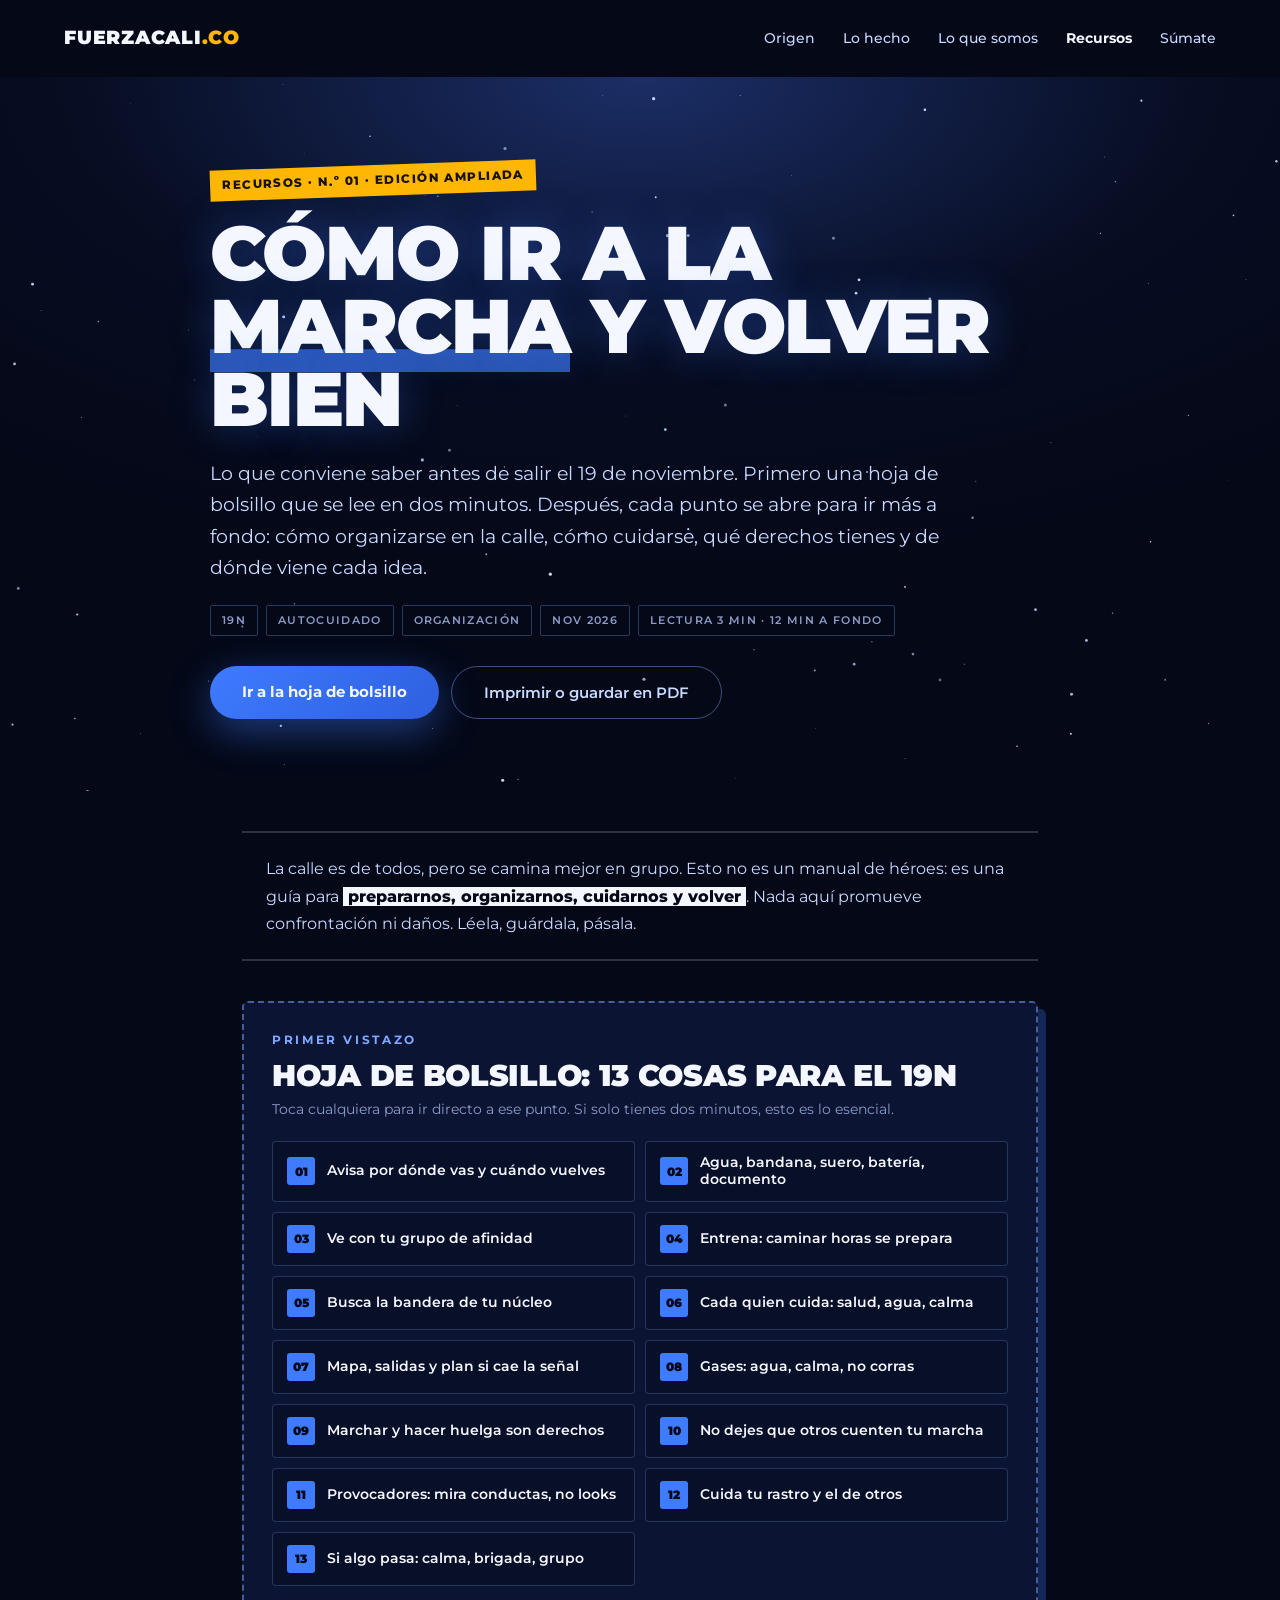
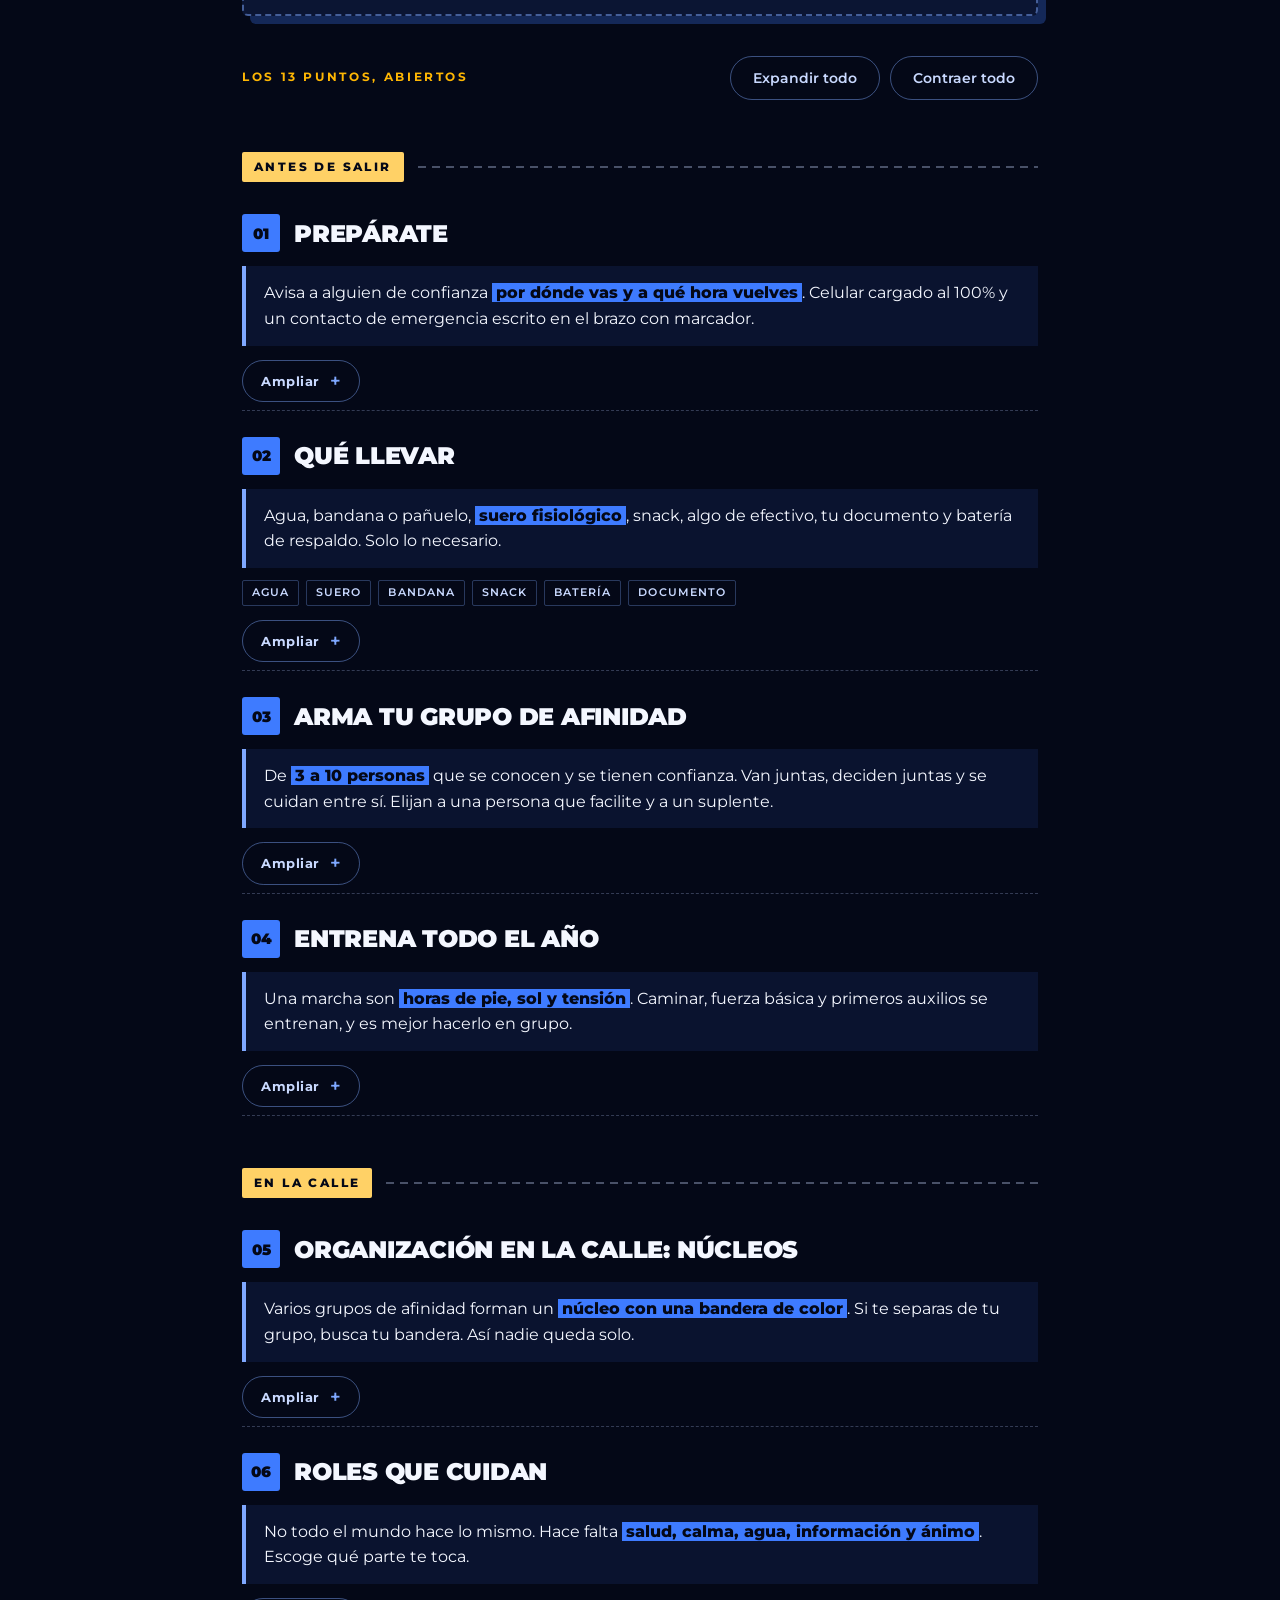
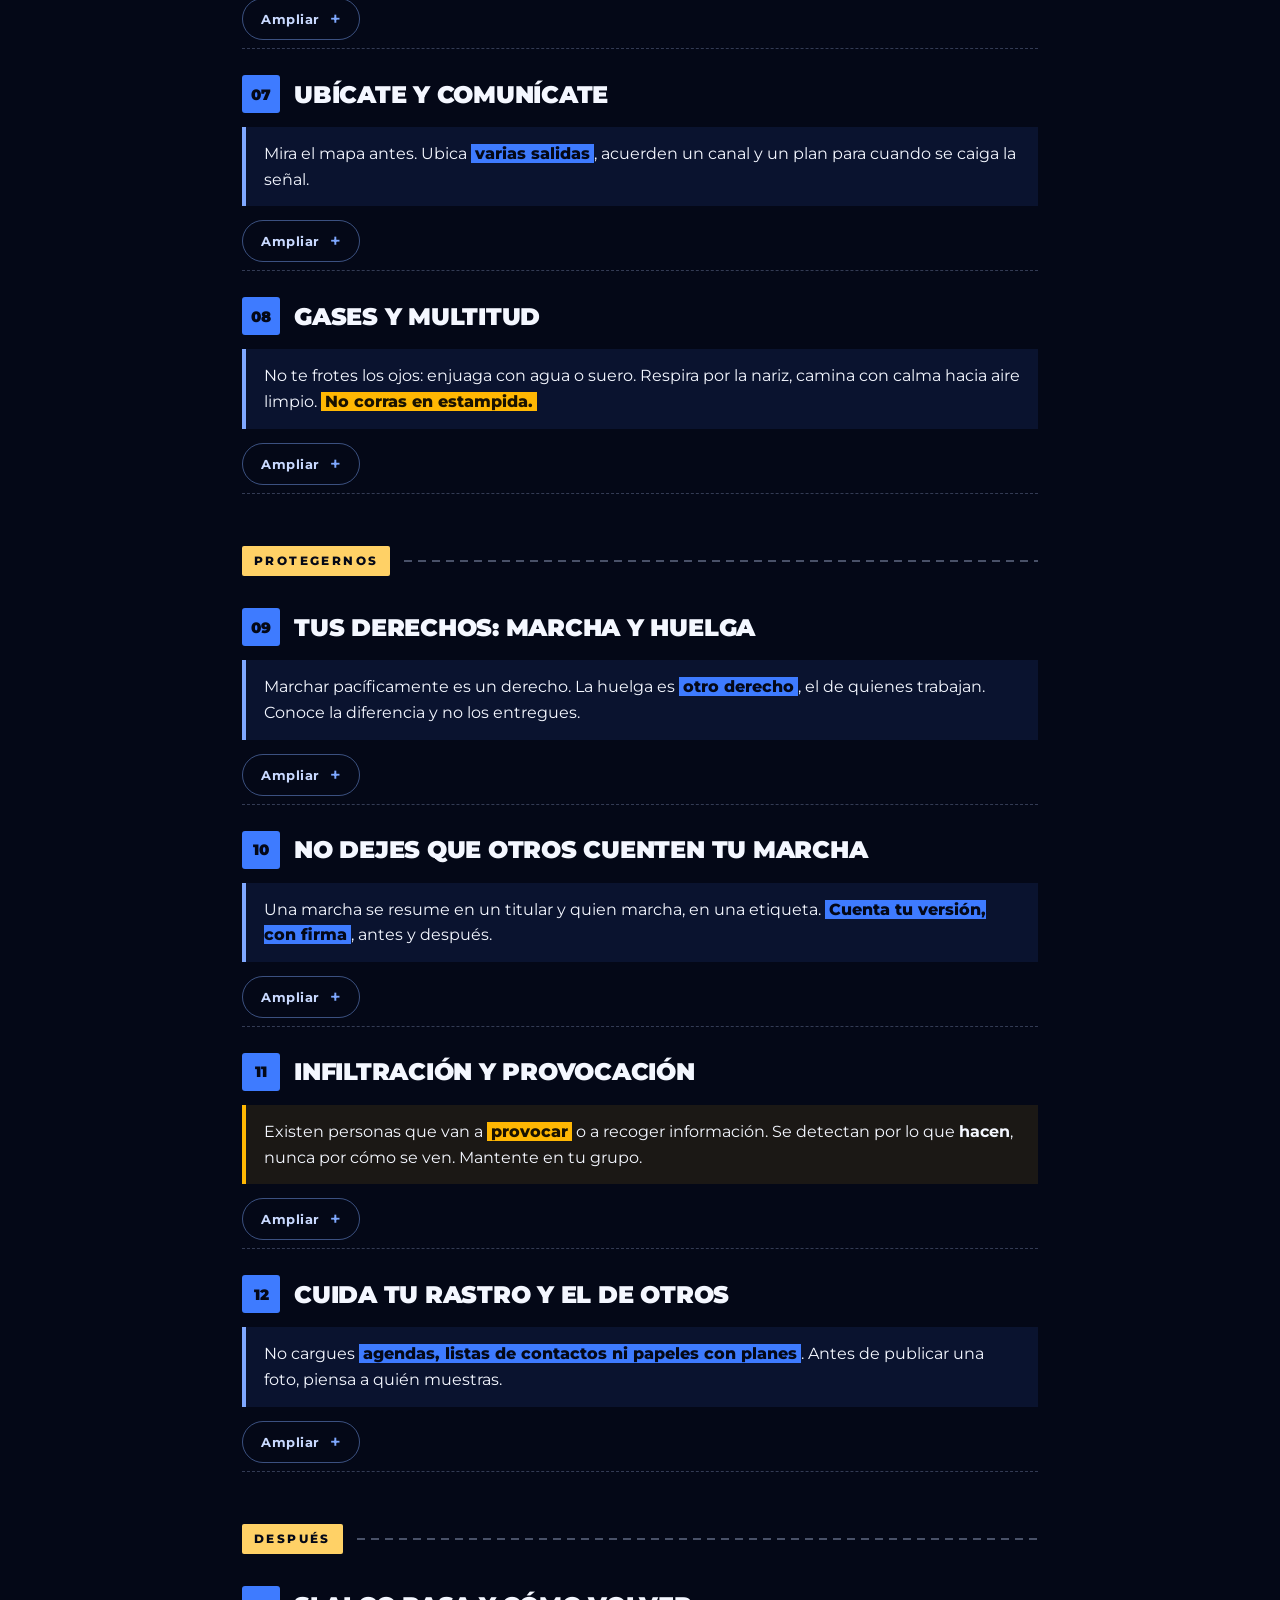
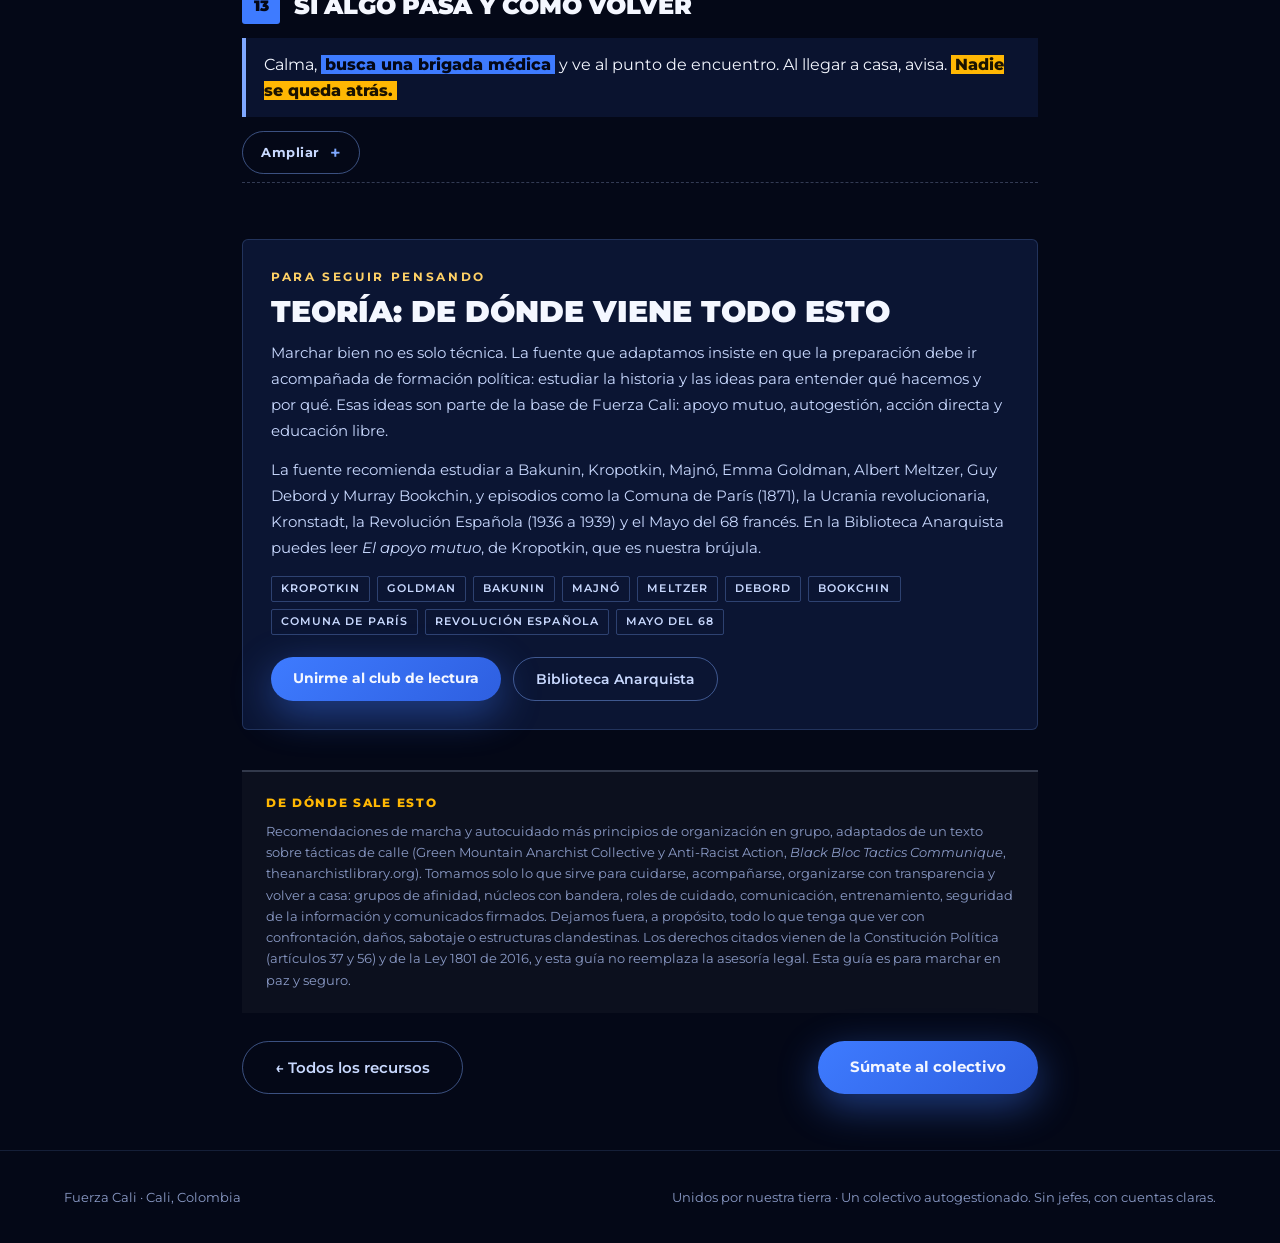
<file: recursos-19n.html>
<!DOCTYPE html>
<html lang="es">
<head>
<!-- Google Tag Manager -->
<script>(function(w,d,s,l,i){w[l]=w[l]||[];w[l].push({'gtm.start':new Date().getTime(),event:'gtm.js'});var f=d.getElementsByTagName(s)[0],j=d.createElement(s),dl=l!='dataLayer'?'&l='+l:'';j.async=true;j.src='https://www.googletagmanager.com/gtm.js?id='+i+dl;f.parentNode.insertBefore(j,f);})(window,document,'script','dataLayer','GTM-TM2934RK');</script>
<!-- End Google Tag Manager -->
<meta charset="utf-8">
<meta name="viewport" content="width=device-width,initial-scale=1">
<link rel="icon" href="/favicon.ico" sizes="any">
<link rel="icon" type="image/png" sizes="32x32" href="/favicon-32.png">
<link rel="icon" type="image/png" sizes="192x192" href="/favicon-192.png">
<link rel="apple-touch-icon" href="/apple-touch-icon.png">
<title>Cómo ir a la marcha del 19N y volver bien · Guía de autocuidado y organización · FuerzaCali.co</title>
<meta name="description" content="Guía de bolsillo para la marcha del 19 de noviembre, ampliable punto por punto: grupos de afinidad, organización en la calle, entrenamiento, derechos, estigmatización, infiltración y cómo volver a casa.">
<meta name="keywords" content="marcha 19N, 19 de noviembre, guía marcha, grupos de afinidad, derecho a la protesta, derecho de huelga, qué llevar a una marcha, gases lacrimógenos, autocuidado protesta, Cali">
<meta name="robots" content="index, follow, max-image-preview:large, max-snippet:-1">
<meta name="theme-color" content="#040817">
<link rel="canonical" href="https://fuerzacali.co/recursos-19n">
<link rel="alternate" hreflang="es-CO" href="https://fuerzacali.co/recursos-19n">
<meta property="og:type" content="article">
<meta property="og:site_name" content="FuerzaCali.co">
<meta property="og:locale" content="es_CO">
<meta property="og:title" content="Cómo ir a la marcha y volver bien · 19N">
<meta property="og:description" content="Trece puntos para preparar, organizar, cuidar y volver a casa bien el 19 de noviembre. Léelos rápido o ábrelos a fondo. Compártela con tu grupo.">
<meta property="og:url" content="https://fuerzacali.co/recursos-19n">
<meta property="og:image" content="https://fuerzacali.co/fotos/accion-01.jpg">
<meta property="og:image:width" content="1050">
<meta property="og:image:height" content="1400">
<meta property="og:image:alt" content="Voluntarios de FuerzaCali.co en una entrega de ayuda">
<meta name="twitter:card" content="summary_large_image">
<meta name="twitter:title" content="Cómo ir a la marcha y volver bien · 19N">
<meta name="twitter:description" content="Trece puntos para preparar, organizar, cuidar y volver a casa bien el 19 de noviembre. Compártela con tu grupo.">
<meta name="twitter:image" content="https://fuerzacali.co/fotos/accion-01.jpg">
<meta property="article:published_time" content="2026-11-09T12:03:00-05:00">
<meta property="article:modified_time" content="2026-11-09T17:00:00-05:00">
<meta property="article:section" content="Autocuidado">
<script type="application/ld+json">
{
 "@context": "https://schema.org",
 "@graph": [
  {
   "@type": "BlogPosting",
   "@id": "https://fuerzacali.co/recursos-19n#article",
   "mainEntityOfPage": "https://fuerzacali.co/recursos-19n",
   "headline": "Cómo ir a la marcha y volver bien: guía de autocuidado y organización para el 19N",
   "description": "Guía de bolsillo ampliable para la marcha del 19 de noviembre en Cali: grupos de afinidad, organización en la calle, entrenamiento, derechos de marcha y huelga, estigmatización, infiltración, comunicación y cómo volver a casa.",
   "image": "https://fuerzacali.co/fotos/accion-01.jpg",
   "datePublished": "2026-11-09T12:03:00-05:00",
   "dateModified": "2026-11-09T17:00:00-05:00",
   "inLanguage": "es-CO",
   "articleSection": "Autocuidado",
   "keywords": "marcha 19N, 19 de noviembre, grupos de afinidad, derecho a la protesta, derecho de huelga, autocuidado marcha, Cali",
   "author": {"@type": "Organization", "name": "Colectivo FuerzaCali.co", "url": "https://fuerzacali.co"},
   "publisher": {"@type": "Organization", "name": "FuerzaCali.co", "url": "https://fuerzacali.co", "logo": "https://fuerzacali.co/favicon-192.png"},
   "isPartOf": {"@id": "https://fuerzacali.co/recursos#page"}
  },
  {
   "@type": "BreadcrumbList",
   "itemListElement": [
    {"@type": "ListItem", "position": 1, "name": "Inicio", "item": "https://fuerzacali.co/"},
    {"@type": "ListItem", "position": 2, "name": "Recursos", "item": "https://fuerzacali.co/recursos"},
    {"@type": "ListItem", "position": 3, "name": "Cómo ir a la marcha y volver bien", "item": "https://fuerzacali.co/recursos-19n"}
   ]
  }
 ]
}
</script>
<link rel="preconnect" href="https://fonts.googleapis.com">
<link rel="preconnect" href="https://fonts.gstatic.com" crossorigin>
<link href="https://fonts.googleapis.com/css2?family=Montserrat:wght@300;400;500;600;700;800;900&display=swap" rel="stylesheet">
<style>
:root{--space-950:#040817;--space-900:#070D22;--space-800:#0B1533;--nebula:#1B2E66;--star-blue:#3E7BFF;--star-light:#7FA8FF;--ice:#C9D9FF;--white:#F4F7FF;--muted:#8B9BC7;--alert:#FFB703;--mint:#FFD166}
*{box-sizing:border-box}
html{scroll-behavior:smooth;scroll-padding-top:16px}
body{margin:0;background:var(--space-950);color:var(--white);font-family:'Montserrat',sans-serif;line-height:1.55;-webkit-font-smoothing:antialiased}
a{color:var(--star-light)}
:focus-visible{outline:2px solid var(--star-light);outline-offset:3px}
h1,h2,h3,p{margin:0}
.eyebrow{font-size:12px;font-weight:700;letter-spacing:.22em;text-transform:uppercase;color:var(--star-light)}
/* nav (igual al home) */
.nav{display:flex;flex-wrap:wrap;gap:16px;align-items:center;justify-content:space-between;padding:24px clamp(20px,5vw,64px);background:var(--space-950)}
.logo{font-weight:900;font-size:19px;letter-spacing:.04em;text-transform:uppercase;color:var(--white);text-decoration:none}
.logo .dot{color:#FFB703}
.nav ul{display:flex;flex-wrap:wrap;gap:12px 28px;margin:0;padding:0;list-style:none;font-size:14px;font-weight:500}
.nav ul a{color:var(--ice);text-decoration:none}.nav ul a:hover{color:var(--white)}
/* botones (igual al home) */
.btn{display:inline-block;padding:16px 32px;border:0;border-radius:999px;background:linear-gradient(135deg,var(--star-blue),#2E5FE0);box-shadow:0 12px 40px rgba(62,123,255,.45);color:var(--white);font:700 15px 'Montserrat',sans-serif;cursor:pointer;text-decoration:none;text-align:center}
.btn:hover{color:var(--white);filter:brightness(1.08)}
.btn-ghost{background:transparent;box-shadow:none;border:1px solid rgba(127,168,255,.45);color:var(--ice);font-weight:600}
.btn-sm{padding:12px 22px;font-size:14px}
/* hero fanzine */
.hero{position:relative;overflow:hidden;padding:clamp(48px,8vw,88px) clamp(20px,5vw,64px) clamp(48px,7vw,72px);background:radial-gradient(ellipse 80% 70% at 50% 0%,var(--nebula) 0%,var(--space-900) 55%,var(--space-950) 100%)}
.hero canvas{position:absolute;inset:0;width:100%;height:100%}
.hero-in{position:relative;max-width:860px;margin:0 auto}
.kicker{display:inline-block;background:var(--alert);color:#1a1200;font-weight:800;font-size:12px;letter-spacing:.12em;text-transform:uppercase;padding:6px 12px;transform:rotate(-2deg)}
.hero h1{margin-top:22px;font-size:clamp(38px,9vw,76px);font-weight:900;text-transform:uppercase;letter-spacing:-.02em;line-height:.96;text-shadow:0 0 40px rgba(62,123,255,.35)}
.hero h1 u{text-decoration:none;box-shadow:inset 0 -.3em 0 rgba(62,123,255,.65)}
.hero .sub{margin-top:22px;max-width:60ch;font-size:clamp(16px,2vw,19px);line-height:1.65;color:var(--ice)}
.meta{margin-top:22px;display:flex;flex-wrap:wrap;gap:8px;font-size:11px;font-weight:600;text-transform:uppercase;letter-spacing:.12em;color:var(--muted)}
.meta span{border:1px solid rgba(127,168,255,.3);padding:6px 11px;border-radius:2px}
.hero .cta{display:flex;flex-wrap:wrap;gap:12px;margin-top:30px}
/* cuerpo */
.wrap{max-width:860px;margin:0 auto;padding:0 clamp(20px,5vw,32px)}
.lede{margin:40px 0 0;padding:22px 24px;border-top:2px solid rgba(201,217,255,.2);border-bottom:2px solid rgba(201,217,255,.2);font-size:16px;line-height:1.7;color:var(--ice)}
.lede b{background:var(--white);color:var(--space-950);padding:0 5px;font-weight:800}
/* hoja de bolsillo */
.pocket{margin-top:40px;padding:28px;background:var(--space-800);border:2px dashed rgba(127,168,255,.5);border-radius:6px;box-shadow:8px 8px 0 rgba(62,123,255,.28)}
.pocket h2{margin-top:10px;font-size:clamp(22px,3.4vw,30px);font-weight:900;text-transform:uppercase;letter-spacing:-.01em;line-height:1.05}
.pocket p.s{margin-top:8px;font-size:14px;color:var(--muted)}
.chips{margin-top:20px;display:grid;grid-template-columns:repeat(auto-fill,minmax(240px,1fr));gap:10px}
.chip{display:flex;gap:12px;align-items:center;padding:12px 14px;border:1.5px solid rgba(127,168,255,.25);border-radius:4px;color:var(--white);text-decoration:none;font-size:14px;font-weight:600;line-height:1.25;background:rgba(7,13,34,.6)}
.chip:hover{border-color:var(--star-light);background:rgba(62,123,255,.14)}
.chip i{font-style:normal;flex:0 0 auto;width:28px;height:28px;display:flex;align-items:center;justify-content:center;background:var(--star-blue);color:var(--space-950);font-weight:900;font-size:12px;border-radius:3px}
.bar{display:flex;flex-wrap:wrap;gap:10px;align-items:center;justify-content:space-between;margin:40px 0 4px}
.bar .eyebrow{color:var(--alert)}
.bar .btns{display:flex;gap:10px;flex-wrap:wrap}
/* partes */
.part{margin:52px 0 6px;display:flex;align-items:center;gap:14px}
.part span{font-size:12px;font-weight:800;letter-spacing:.2em;text-transform:uppercase;color:var(--space-950);background:var(--mint);padding:6px 12px;border-radius:2px;white-space:nowrap}
.part:after{content:"";flex:1;height:2px;background:repeating-linear-gradient(90deg,rgba(201,217,255,.35) 0 8px,transparent 8px 14px)}
/* bloques */
.blk{padding:26px 0 8px;border-bottom:1.5px dashed rgba(139,155,199,.35)}
.bh{display:flex;align-items:center;gap:14px}
.no{flex:0 0 auto;width:38px;height:38px;display:flex;align-items:center;justify-content:center;background:var(--star-blue);color:var(--space-950);font-weight:900;font-size:15px;border-radius:3px}
.bh h2{font-size:clamp(19px,3vw,24px);font-weight:900;text-transform:uppercase;letter-spacing:-.01em;line-height:1.05}
.quick{margin-top:14px;padding:14px 18px;border-left:4px solid var(--star-light);background:rgba(62,123,255,.1);font-size:16px;line-height:1.6;color:var(--white)}
.quick.red{border-left-color:var(--alert);background:rgba(255,183,3,.09)}
.hl{background:var(--star-blue);color:var(--space-950);padding:0 4px;font-weight:800}
.hl.red{background:var(--alert);color:#1a1200}
.tags{display:flex;flex-wrap:wrap;gap:7px;margin-top:12px}
.tags span{border:1.5px solid rgba(127,168,255,.3);font-size:10.5px;font-weight:600;text-transform:uppercase;letter-spacing:.1em;padding:4px 9px;border-radius:2px;color:var(--ice)}
details{margin-top:14px}
summary{list-style:none;cursor:pointer;display:inline-flex;align-items:center;gap:10px;padding:10px 18px;border:1px solid rgba(127,168,255,.45);border-radius:999px;color:var(--ice);font-size:13px;font-weight:700;letter-spacing:.04em}
summary::-webkit-details-marker{display:none}
summary:hover{color:var(--white);border-color:var(--star-light)}
summary:after{content:"+";font-size:18px;line-height:1;font-weight:600;color:var(--star-light)}
details[open] summary:after{content:"\2212"}
details[open] summary .t1{display:none}
summary .t2{display:none}
details[open] summary .t2{display:inline}
.more{padding:18px 0 14px}
.more h3{margin-top:18px;font-size:11px;font-weight:800;letter-spacing:.18em;text-transform:uppercase;color:var(--star-light)}
.more h3:first-child{margin-top:0}
.more h3.th{color:var(--mint)}
.more p{margin-top:8px;font-size:15px;line-height:1.75;color:var(--ice)}
.more p b{color:var(--white);font-weight:700}
.more .th+p{padding-left:14px;border-left:2px solid rgba(255,209,102,.5)}
.roles{margin-top:10px;display:grid;gap:10px}
.role{padding:14px 16px;border:1px solid rgba(127,168,255,.2);border-radius:4px;background:rgba(11,21,51,.7);font-size:14.5px;line-height:1.6;color:var(--ice)}
.role b{display:block;margin-bottom:2px;color:var(--white);font-size:13px;letter-spacing:.06em;text-transform:uppercase}
/* teoria final */
.teoria{margin-top:56px;padding:28px;background:var(--space-800);border:1px solid rgba(127,168,255,.2);border-radius:6px}
.teoria h2{margin-top:10px;font-size:clamp(22px,3.4vw,30px);font-weight:900;text-transform:uppercase;line-height:1.05}
.teoria p{margin-top:12px;font-size:15px;line-height:1.75;color:var(--ice)}
.teoria .tags{margin-top:14px}
.src{margin-top:40px;padding:22px 24px;border-top:2px solid rgba(201,217,255,.2);background:rgba(255,255,255,.03)}
.src h3{font-size:12px;font-weight:800;letter-spacing:.14em;text-transform:uppercase;color:var(--alert);margin-bottom:8px}
.src p{font-size:12.5px;line-height:1.7;color:var(--muted)}
.postnav{display:flex;flex-wrap:wrap;justify-content:space-between;gap:12px;margin:28px 0 0}
footer{margin-top:56px;padding:36px clamp(20px,5vw,64px);border-top:1px solid rgba(127,168,255,.14);display:flex;flex-wrap:wrap;gap:16px;justify-content:space-between;font-size:13px;color:var(--muted)}
@media (max-width:720px){.pocket{padding:20px;box-shadow:5px 5px 0 rgba(62,123,255,.28)}.btn{padding:15px 26px}}
@media (prefers-reduced-motion:reduce){html{scroll-behavior:auto}}
@media print{
 body{background:#fff;color:#111}
 .nav,.hero canvas,.bar .btns,.postnav,summary,.hero .cta,footer{display:none!important}
 .hero{background:none;padding:20px 0}
 .hero h1,.hero .sub,.lede,.quick,.more p,.role,.teoria p,.src p,.bh h2{color:#111!important;text-shadow:none}
 .pocket,.teoria,.role{background:#fff;border-color:#999;box-shadow:none}
 .chip{color:#111;background:#fff}
 .quick{background:#eef3ff}
 details>.more{display:block}
}
</style>
<link rel="stylesheet" href="/fc-header.css">
</head>
<body>

<!-- Google Tag Manager (noscript) -->
<noscript><iframe src="https://www.googletagmanager.com/ns.html?id=GTM-TM2934RK" height="0" width="0" style="display:none;visibility:hidden"></iframe></noscript>
<!-- End Google Tag Manager (noscript) -->
<header class="fcn">
<a class="fcn-logo" href="/">FUERZACALI<span>.CO</span></a>
<nav aria-label="Principal"><ul><li><a href="/#origen">Origen</a></li><li><a href="/#hecho">Lo hecho</a></li><li><a href="/#somos">Lo que somos</a></li><li><a href="/recursos" aria-current="page">Recursos</a></li><li><a href="/#sumate">Súmate</a></li></ul></nav>
</header>
<main>
<section class="hero">
<canvas id="stars" aria-hidden="true"></canvas>
<div class="hero-in">
<span class="kicker">Recursos · N.º 01 · Edición ampliada</span>
<h1>Cómo ir a la <u>marcha</u> y volver bien</h1>
<p class="sub">Lo que conviene saber antes de salir el 19 de noviembre. Primero una hoja de bolsillo que se lee en dos minutos. Después, cada punto se abre para ir más a fondo: cómo organizarse en la calle, cómo cuidarse, qué derechos tienes y de dónde viene cada idea.</p>
<div class="meta"><span>19N</span><span>Autocuidado</span><span>Organización</span><span>Nov 2026</span><span>Lectura 3 min · 12 min a fondo</span></div>
<div class="cta">
<a class="btn" href="#bolsillo">Ir a la hoja de bolsillo</a>
<button type="button" class="btn btn-ghost" id="imprimir">Imprimir o guardar en PDF</button>
</div>
</div>
</section>

<div class="wrap">

<div class="lede">La calle es de todos, pero se camina mejor en grupo. Esto no es un manual de héroes: es una guía para <b>prepararnos, organizarnos, cuidarnos y volver</b>. Nada aquí promueve confrontación ni daños. Léela, guárdala, pásala.</div>

<section class="pocket" id="bolsillo" aria-labelledby="bolsillo-t">
<div class="eyebrow">Primer vistazo</div>
<h2 id="bolsillo-t">Hoja de bolsillo: 13 cosas para el 19N</h2>
<p class="s">Toca cualquiera para ir directo a ese punto. Si solo tienes dos minutos, esto es lo esencial.</p>
<div class="chips">
<a class="chip" href="#p1"><i>01</i>Avisa por dónde vas y cuándo vuelves</a>
<a class="chip" href="#p2"><i>02</i>Agua, bandana, suero, batería, documento</a>
<a class="chip" href="#p3"><i>03</i>Ve con tu grupo de afinidad</a>
<a class="chip" href="#p4"><i>04</i>Entrena: caminar horas se prepara</a>
<a class="chip" href="#p5"><i>05</i>Busca la bandera de tu núcleo</a>
<a class="chip" href="#p6"><i>06</i>Cada quien cuida: salud, agua, calma</a>
<a class="chip" href="#p7"><i>07</i>Mapa, salidas y plan si cae la señal</a>
<a class="chip" href="#p8"><i>08</i>Gases: agua, calma, no corras</a>
<a class="chip" href="#p9"><i>09</i>Marchar y hacer huelga son derechos</a>
<a class="chip" href="#p10"><i>10</i>No dejes que otros cuenten tu marcha</a>
<a class="chip" href="#p11"><i>11</i>Provocadores: mira conductas, no looks</a>
<a class="chip" href="#p12"><i>12</i>Cuida tu rastro y el de otros</a>
<a class="chip" href="#p13"><i>13</i>Si algo pasa: calma, brigada, grupo</a>
</div>
</section>

<div class="bar">
<div class="eyebrow">Los 13 puntos, abiertos</div>
<div class="btns">
<button type="button" class="btn btn-ghost btn-sm" id="abrir">Expandir todo</button>
<button type="button" class="btn btn-ghost btn-sm" id="cerrar">Contraer todo</button>
</div>
</div>

<!-- ============ PARTE A ============ -->
<div class="part"><span>Antes de salir</span></div>

<article class="blk" id="p1">
<div class="bh"><span class="no">01</span><h2>Prepárate</h2></div>
<p class="quick">Avisa a alguien de confianza <span class="hl">por dónde vas y a qué hora vuelves</span>. Celular cargado al 100% y un contacto de emergencia escrito en el brazo con marcador.</p>
<details><summary><span class="t1">Ampliar</span><span class="t2">Cerrar</span></summary>
<div class="more">
<h3>Cómo se hace</h3>
<p>Come bien y toma agua antes de salir. Ropa cómoda en capas, zapatos cerrados y gorra. Deja en casa lo que no quieras perder y también agendas o papeles con nombres de otras personas. Anota en el brazo un contacto, tus alergias y, si lo sabes, tu tipo de sangre. Si tomas medicación, llévala con su fórmula. Revisa con tiempo cómo regresas a casa, porque ese día puede haber cierres de vías y transporte lleno. Si vas con niños, personas mayores o con movilidad reducida, vayan con acompañante y por la zona con salidas más fáciles.</p>
<h3 class="th">De dónde viene la idea</h3>
<p>Del apoyo mutuo: nadie llega bien a la calle por suerte, llega porque otras personas sabían dónde estaba y cuándo volvería. Es la misma lógica con la que nos organizamos en el terremoto.</p>
</div></details>
</article>

<article class="blk" id="p2">
<div class="bh"><span class="no">02</span><h2>Qué llevar</h2></div>
<p class="quick">Agua, bandana o pañuelo, <span class="hl">suero fisiológico</span>, snack, algo de efectivo, tu documento y batería de respaldo. Solo lo necesario.</p>
<div class="tags"><span>Agua</span><span>Suero</span><span>Bandana</span><span>Snack</span><span>Batería</span><span>Documento</span></div>
<details><summary><span class="t1">Ampliar</span><span class="t2">Cerrar</span></summary>
<div class="more">
<h3>Cómo se hace</h3>
<p>Lleva <b>agua de más</b>: sirve para beber, para lavarte los ojos y para compartir con quien no trajo. El suero fisiológico y el agua son lo más recomendado para enjuagar. Mucha gente también moja la bandana con vinagre o jugo de limón, un remedio popular que ayuda a algunas personas, aunque no reemplaza al agua. Efectivo en billetes pequeños y tu documento de identidad. Una mochila liviana te deja moverte, y lo que no sea indispensable se queda en casa.</p>
<p>Si una persona de tu grupo lleva un botiquín mínimo (suero, gasas, esparadrapo, solución salina, una botella con agua en spray), el grupo entero va más seguro. No tiene que cargarlo todo el mundo.</p>
<h3 class="th">De dónde viene la idea</h3>
<p>La fuente que adaptamos propone que, dentro de cada grupo, una persona lleve un botiquín básico y que todas tengan nociones de primeros auxilios de protesta. Lo que importa es la distribución: pocas personas cargan lo que sirve a todas.</p>
</div></details>
</article>

<article class="blk" id="p3">
<div class="bh"><span class="no">03</span><h2>Arma tu grupo de afinidad</h2></div>
<p class="quick">De <span class="hl">3 a 10 personas</span> que se conocen y se tienen confianza. Van juntas, deciden juntas y se cuidan entre sí. Elijan a una persona que facilite y a un suplente.</p>
<details><summary><span class="t1">Ampliar</span><span class="t2">Cerrar</span></summary>
<div class="more">
<h3>Cómo se hace</h3>
<p><b>1. Reúnanse antes.</b> Media hora basta. Acuerden para qué van y qué quiere hacer cada quien: acompañar, cuidar, hacer música, repartir información, llevar comunicación.</p>
<p><b>2. Elijan por consenso a quien facilita.</b> Es quien propone "paremos aquí", "vamos por esta calle", "nos reagrupamos". Elijan también a un suplente, por si esa persona se pierde o se lesiona.</p>
<p><b>3. Repartan funciones.</b> Quien lleva el botiquín, quien maneja el celular del grupo, y parejas de cuidado: cada quien cuida a una persona y es cuidado por otra.</p>
<p><b>4. Definan el punto de encuentro</b> y un segundo punto por si el primero se llena o se cierra.</p>
<p><b>5. Quien facilita no manda.</b> Facilita. Cada persona conserva el derecho a decir que no y a retirarse cuando quiera. El cargo dura lo que dura la marcha, rota y se puede revocar si el grupo lo decide.</p>
<h3 class="th">De dónde viene la idea</h3>
<p>El grupo de afinidad es la unidad básica de la organización libertaria: gente pequeña, de confianza, que decide por consenso, sin jefes permanentes. La fuente que adaptamos describe grupos de 3 a 10 personas que se organizan como mejor les sirva según la acción, con facilitadores temporales, rotativos y revocables, y con el derecho inalienable de cada persona a no seguir una sugerencia. Esa idea viene de experiencias históricas como la Comuna de París y la Revolución Española.</p>
</div></details>
</article>

<article class="blk" id="p4">
<div class="bh"><span class="no">04</span><h2>Entrena todo el año</h2></div>
<p class="quick">Una marcha son <span class="hl">horas de pie, sol y tensión</span>. Caminar, fuerza básica y primeros auxilios se entrenan, y es mejor hacerlo en grupo.</p>
<details><summary><span class="t1">Ampliar</span><span class="t2">Cerrar</span></summary>
<div class="more">
<h3>Cómo se hace</h3>
<p>Una rutina simple alcanza: caminar de 5 a 10 km cada semana, algo de cardio suave (trotar, bicicleta), fuerza básica (sentadillas, flexiones, plancha) y movilidad. Aprende a caminar rápido sin correr, que es lo que de verdad se usa en una marcha. Hidrátate bien los días previos. Haz un curso corto de primeros auxilios y de reanimación: en un grupo de diez, que dos personas sepan, cambia el día.</p>
<p>Entrenar juntas es otra forma de juntanza. Un grupo que se ejercita unido se conoce, se tiene confianza y detecta cuándo alguien está mal.</p>
<h3 class="th">De dónde viene la idea</h3>
<p>La fuente insiste en que la preparación física debe tomarse en serio y entrenarse de forma regular entre acciones, y señala un problema cultural: en los círculos militantes a veces se desconfía de quien tiene buen estado físico, como si fuera agente policial. Esa sospecha es infundada. Estar en forma no es sospechoso, es parte del cuidado. Aquí usamos esa fuerza para cuidar y resistir, no para pelear.</p>
</div></details>
</article>

<!-- ============ PARTE B ============ -->
<div class="part"><span>En la calle</span></div>

<article class="blk" id="p5">
<div class="bh"><span class="no">05</span><h2>Organización en la calle: núcleos</h2></div>
<p class="quick">Varios grupos de afinidad forman un <span class="hl">núcleo con una bandera de color</span>. Si te separas de tu grupo, busca tu bandera. Así nadie queda solo.</p>
<details><summary><span class="t1">Ampliar</span><span class="t2">Cerrar</span></summary>
<div class="more">
<h3>Cómo se hace</h3>
<p>Entre <b>5 y 10 grupos de afinidad</b> de confianza forman un núcleo. Cada núcleo escoge una bandera, un color o un patrón distinto y fácil de ver desde lejos. Sirve de punto de reencuentro si la marcha se parte o si alguien se pierde.</p>
<p>En una marcha grande conviene repartir lados: un núcleo cuida el frente, otro la cola y otros los costados. Los de los bordes mantienen la marcha compacta y cuidan que nadie quede aislado en la cola o en las esquinas, que son los lugares más vulnerables. Los núcleos del interior caminan en filas ordenadas, de lado a lado, lo que evita estampidas y hace más fácil contar y cuidar a la gente. Si hay que retroceder, hágalo en orden y caminando: los de atrás cubren la salida y los de adelante no empujan.</p>
<p>Un núcleo debe poder funcionar solo: con gente que cuide, que lleve agua, que sepa de primeros auxilios y que tenga comunicación. Por eso hablen entre núcleos antes de la marcha y completen lo que les falte.</p>
<h3 class="th">De dónde viene la idea</h3>
<p>La fuente los llama "clústeres": agrupaciones de afinidad que se forman por confianza real entre personas diversas, con una bandera para reagruparse, perímetros que protegen los bordes del conjunto y un interior ordenado en líneas, una táctica que usaron bloques alemanes. Tomamos de ahí la parte de organización y cuidado: bordes que protegen, interior ordenado y puntos de reunión visibles. Dejamos fuera lo que tenía que ver con enfrentamiento.</p>
</div></details>
</article>

<article class="blk" id="p6">
<div class="bh"><span class="no">06</span><h2>Roles que cuidan</h2></div>
<p class="quick">No todo el mundo hace lo mismo. Hace falta <span class="hl">salud, calma, agua, información y ánimo</span>. Escoge qué parte te toca.</p>
<details><summary><span class="t1">Ampliar</span><span class="t2">Cerrar</span></summary>
<div class="more">
<h3>Cómo se hace</h3>
<div class="roles">
<div class="role"><b>Grupo médico</b>Atiende a quien se desmaya, se lastima o se intoxica. Lleva botiquín y formación. Se mueve por varios puntos de la marcha, y atiende a todo el mundo, no solo a su núcleo.</div>
<div class="role"><b>Apoyo ante pánico</b>Si alguien entra en crisis o la multitud se agita: habla despacio, nombra lo que pasa, saca a la persona a un lugar tranquilo y no la dejes sola. Se entrena con ejercicios de contención emocional.</div>
<div class="role"><b>Suministro y enlace</b>Reparte agua y comida, y entrega volantes a vecinos y a quien no hace parte de la marcha, explicando por qué marchamos. El agua también sirve para lavarse los ojos.</div>
<div class="role"><b>Vigías</b>Parejas a pie o en bicicleta que miran lo que viene adelante: cierres, concentraciones, rutas de salida. Conocen bien la ciudad y avisan a quien facilita por mensaje corto.</div>
<div class="role"><b>Música y ánimo</b>Percusión, cantos, porras, instrumentos. Mantienen la energía en jornadas largas y recuerdan que somos una fiesta de la dignidad, no una tropa.</div>
</div>
<h3 class="th">De dónde viene la idea</h3>
<p>La fuente describe esta división del trabajo con los grupos de apoyo, médicos, de suministro y red, de reconocimiento y de ruido. Resalta el enfoque humanista: la música y el ánimo son una fuerza propia. Mantenemos los roles de cuidado e información, que se resumen en el principio de que nadie es espectador.</p>
</div></details>
</article>

<article class="blk" id="p7">
<div class="bh"><span class="no">07</span><h2>Ubícate y comunícate</h2></div>
<p class="quick">Mira el mapa antes. Ubica <span class="hl">varias salidas</span>, acuerden un canal y un plan para cuando se caiga la señal.</p>
<details><summary><span class="t1">Ampliar</span><span class="t2">Cerrar</span></summary>
<div class="more">
<h3>Cómo se hace</h3>
<p>Identifica por dónde entras, cuáles son las calles principales y qué esquinas se pueden congestionar. Acuerden dos puntos de encuentro y rutas alternas. Un solo grupo de chat por grupo de afinidad, y una persona que lo maneje, para no saturar. Más aparatos no son mejor organización: lo importante es que cada quien sepa quién usa qué y en qué canal.</p>
<p><b>Plan si se cae la señal:</b> hora y lugar de reagrupación, sin necesidad de llamar. Y en la calle, menos pantalla y más ojos arriba. No difundas rumores: verifica antes de compartir y no publiques en vivo dónde está tu grupo.</p>
<p>Si hay otras organizaciones cerca que hacen desobediencia civil pacífica (sentadas, plantones), conviene tener su número de contacto y compartirles el tuyo, para poder acudir a apoyarlas si piden ayuda.</p>
<h3 class="th">De dónde viene la idea</h3>
<p>La fuente recomienda reconocimiento y comunicación bien ubicados en lugar de saturar los canales con radios y celulares sin entrenamiento, y avisar a otras organizaciones cuáles son los canales. Pocas herramientas, bien usadas.</p>
</div></details>
</article>

<article class="blk" id="p8">
<div class="bh"><span class="no">08</span><h2>Gases y multitud</h2></div>
<p class="quick">No te frotes los ojos: enjuaga con agua o suero. Respira por la nariz, camina con calma hacia aire limpio. <span class="hl red">No corras en estampida.</span></p>
<details><summary><span class="t1">Ampliar</span><span class="t2">Cerrar</span></summary>
<div class="more">
<h3>Cómo se hace</h3>
<p>Si hay gases: sal de la nube, camina contra el viento y busca un lugar abierto. Enjuaga los ojos con abundante agua o suero, dejando que escurra hacia afuera. Si usas lentes de contacto, retíralos con las manos limpias. Lava la piel con agua fría y jabón, y cambia la ropa cuando llegues a casa, en una bolsa aparte. Si tienes asma, estás embarazada o tienes una condición respiratoria, aléjate pronto y busca atención.</p>
<p>En multitud densa, camina en la dirección de la gente, sin empujar. Evita vidrieras, rejas y pasillos estrechos. Si ves caer a alguien, hagan un anillo con los brazos para que se pueda levantar. Si caes tú, protégete la cabeza y levántate rápido.</p>
<p>Caminar rápido y juntos evita caídas y aplastamientos. Correr en estampida es lo que más lastima.</p>
</div></details>
</article>

<!-- ============ PARTE C ============ -->
<div class="part"><span>Protegernos</span></div>

<article class="blk" id="p9">
<div class="bh"><span class="no">09</span><h2>Tus derechos: marcha y huelga</h2></div>
<p class="quick">Marchar pacíficamente es un derecho. La huelga es <span class="hl">otro derecho</span>, el de quienes trabajan. Conoce la diferencia y no los entregues.</p>
<details><summary><span class="t1">Ampliar</span><span class="t2">Cerrar</span></summary>
<div class="more">
<h3>Qué dice la ley</h3>
<p><b>Derecho a reunirse y marchar.</b> El artículo 37 de la Constitución dice que toda parte del pueblo puede reunirse y manifestarse pública y pacíficamente, y que solo la ley puede limitar ese derecho de forma expresa. El Código de Policía (Ley 1801 de 2016, artículo 53) repite que toda persona puede reunirse y manifestarse en sitio público para exponer ideas e intereses colectivos de cualquier fin legítimo.</p>
<p><b>Derecho de huelga.</b> El artículo 56 de la Constitución garantiza el derecho de huelga, salvo en los servicios públicos esenciales que defina el legislador. La huelga es un derecho laboral: es dejar de trabajar de forma colectiva para reclamar. No es lo mismo que marchar, aunque muchas veces van juntas el mismo día.</p>
<h3>En la práctica</h3>
<p>Si una autoridad te pide retirarte, pregunta con calma por qué y en qué norma se basa. Un traslado por protección es una medida excepcional que solo procede en ciertos casos y debe quedar por escrito con su causa; no es un castigo. No firmes nada sin leerlo. Pide siempre el motivo y el nombre de quien te detiene, memoriza el número de alguien que pueda llamar a un abogado, y busca a los defensores de derechos humanos y a la Defensoría presentes en la marcha.</p>
<p>Esto es información general, no asesoría legal. Si te pasa algo, busca un abogado o una organización de derechos humanos.</p>
<h3 class="th">De dónde viene la idea</h3>
<p>La teoría libertaria entiende la huelga y la protesta como formas de acción directa: no esperar a que otros concedan lo que se puede reclamar y organizar entre iguales. La fuente que adaptamos critica la protesta pasiva que solo busca ser arrestada o sufrir; la nuestra es otra: marchar organizados, cuidados y con claridad sobre lo que nos protege.</p>
</div></details>
</article>

<article class="blk" id="p10">
<div class="bh"><span class="no">10</span><h2>No dejes que otros cuenten tu marcha</h2></div>
<p class="quick">Una marcha se resume en un titular y quien marcha, en una etiqueta. <span class="hl">Cuenta tu versión, con firma</span>, antes y después.</p>
<details><summary><span class="t1">Ampliar</span><span class="t2">Cerrar</span></summary>
<div class="more">
<h3>Cómo se hace</h3>
<p><b>Antes y durante.</b> Preparen un comunicado corto que explique por qué marchamos: qué reclamamos, quiénes somos y cómo vamos. Repártanlo a vecinos, comercios y medios independientes durante la marcha.</p>
<p><b>Después.</b> Reúnanse al día siguiente, en un lugar seguro, con un comité voluntario que represente a los distintos grupos, y escriban un balance: qué pasó, por qué, qué vimos, qué desmentimos. Publíquenlo con el nombre del colectivo.</p>
<p><b>Firma siempre.</b> Un comunicado con firma se puede verificar y responder. Uno anónimo, que habla en nombre de "la marcha", puede ser de cualquiera, incluso de quien quiere desacreditarla. Desconfía de lo que nadie firma.</p>
<p><b>No te sumes al estigma.</b> Etiquetar a personas concretas de "vándalos" o "infiltrados" sin pruebas es repetir lo que otros quieren que digamos. La ley protege este derecho frente a señalamientos infundados (Ley 1801, artículo 55).</p>
<h3 class="th">De dónde viene la idea</h3>
<p>La fuente propone dos tipos de comunicado, uno previo repartido durante la marcha y otro posterior redactado por una asamblea representativa, para explicar las razones y desmentir la demonización que suelen hacer la prensa corporativa y otros sectores. La regla de oro: firmar con el nombre del colectivo para mantener la responsabilidad.</p>
</div></details>
</article>

<article class="blk" id="p11">
<div class="bh"><span class="no">11</span><h2>Infiltración y provocación</h2></div>
<p class="quick red">Existen personas que van a <span class="hl red">provocar</span> o a recoger información. Se detectan por lo que <b>hacen</b>, nunca por cómo se ven. Mantente en tu grupo.</p>
<details><summary><span class="t1">Ampliar</span><span class="t2">Cerrar</span></summary>
<div class="more">
<h3>Señales de conducta</h3>
<p>Alguien que empuja a agredir, a lanzar objetos o a destruir lo que nada tiene que ver con la causa, justo cuando hay cámaras o presencia policial. Quien hace preguntas insistentes sobre nombres, teléfonos, dónde vives o quién organiza. Quien filma de cerca los rostros de las personas. Quien quiere liderar sin pertenecer a ningún grupo. Quien reparte comunicados sin firma.</p>
<h3>Qué hacer</h3>
<p>No persigas ni confrontes físicamente a nadie. Avisa a quien facilita tu grupo. Sepárate con calma, di en voz alta "esta marcha es pacífica" y aléjate de ahí. Pide a las brigadas y a los defensores de derechos humanos que miren. Si grabas, hazlo a distancia, sin exponer a otras personas. Y no acuses por redes a una persona concreta sin pruebas: el daño de una acusación falsa es real.</p>
<h3>Cómo prevenirlo</h3>
<p>Los núcleos y grupos de afinidad se arman con gente de confianza previa: invita a quien ya conoces. No hables de planes en voz alta ni los escribas en papel o en chats abiertos. Mira los datos que das y a quién: nombres cortos en la calle, nunca el nombre completo ni el de otras personas. Y una regla central: <b>nunca sospeches por apariencia, estilo, tatuajes o por estar en forma.</b> Eso solo divide.</p>
<h3 class="th">De dónde viene la idea</h3>
<p>La fuente asume que hay infiltrados y que la policía recoge información, y por eso insiste en la seguridad de la información, en los grupos de confianza y en la firma de los comunicados. Aquí la versión pacífica es la transparencia: pocas cosas que esconder, grupos que se conocen y acciones que se pueden explicar en público.</p>
</div></details>
</article>

<article class="blk" id="p12">
<div class="bh"><span class="no">12</span><h2>Cuida tu rastro y el de otros</h2></div>
<p class="quick">No cargues <span class="hl">agendas, listas de contactos ni papeles con planes</span>. Antes de publicar una foto, piensa a quién muestras.</p>
<details><summary><span class="t1">Ampliar</span><span class="t2">Cerrar</span></summary>
<div class="more">
<h3>Cómo se hace</h3>
<p>Lleva tu documento, pero deja en casa libretas con nombres y teléfonos de otras personas. Si usas un mapa con puntos de encuentro, que los entienda tu grupo y nadie más (códigos cortos, no nombres completos). Usa chats con cifrado (como Signal) y apaga la ubicación en tiempo real. Antes de subir una foto o un video, cubre los rostros de quienes no hayan dado permiso y evita mostrar identificación, tatuajes o placas de bicicletas o carros.</p>
<h3 class="th">De dónde viene la idea</h3>
<p>La fuente cuenta un caso de una movilización en Filadelfia: dos personas fueron detenidas con mapas sin cifrar, con los puntos de reunión y las rutas anotados, y así la policía supo de antemano por dónde iba a ir la gente. De ahí sale la regla de que la información sensible no se escribe en lenguaje claro, no se carga y no se comparte de más.</p>
</div></details>
</article>

<!-- ============ PARTE D ============ -->
<div class="part"><span>Después</span></div>

<article class="blk" id="p13">
<div class="bh"><span class="no">13</span><h2>Si algo pasa y cómo volver</h2></div>
<p class="quick">Calma, <span class="hl">busca una brigada médica</span> y ve al punto de encuentro. Al llegar a casa, avisa. <span class="hl red">Nadie se queda atrás.</span></p>
<details><summary><span class="t1">Ampliar</span><span class="t2">Cerrar</span></summary>
<div class="more">
<h3>Cómo se hace</h3>
<p>Si te separas del grupo, ve al punto de encuentro o busca la bandera de tu núcleo. Si alguien se lastima, no lo muevas bruscamente, llama a la brigada y quédate con esa persona. En emergencia, la línea nacional es el 123. Cuando el grupo se retire, cuenten quiénes son y confirmen que todo el mundo salió.</p>
<p>Ya en casa: toma agua, báñate, pon la ropa en una bolsa aparte si hubo gases, descansa y escríbele al contacto que tienes para avisar que llegaste. Al día siguiente, reúnanse para un balance: qué funcionó, qué no, qué le falta a su grupo. Ese balance alimenta el comunicado posterior (punto 10) y la próxima marcha.</p>
<h3 class="th">De dónde viene la idea</h3>
<p>Organizarse no termina con la marcha. La fuente la entiende como una fase visible de un proceso continuo: se entrena, se estudia y se evalúa entre acciones. Para nosotros eso se llama juntanza.</p>
</div></details>
</article>

<!-- TEORIA -->
<section class="teoria" aria-labelledby="teoria-t">
<div class="eyebrow" style="color:var(--mint)">Para seguir pensando</div>
<h2 id="teoria-t">Teoría: de dónde viene todo esto</h2>
<p>Marchar bien no es solo técnica. La fuente que adaptamos insiste en que la preparación debe ir acompañada de formación política: estudiar la historia y las ideas para entender qué hacemos y por qué. Esas ideas son parte de la base de Fuerza Cali: apoyo mutuo, autogestión, acción directa y educación libre.</p>
<p>La fuente recomienda estudiar a Bakunin, Kropotkin, Majnó, Emma Goldman, Albert Meltzer, Guy Debord y Murray Bookchin, y episodios como la Comuna de París (1871), la Ucrania revolucionaria, Kronstadt, la Revolución Española (1936 a 1939) y el Mayo del 68 francés. En la Biblioteca Anarquista puedes leer <i>El apoyo mutuo</i>, de Kropotkin, que es nuestra brújula.</p>
<div class="tags"><span>Kropotkin</span><span>Goldman</span><span>Bakunin</span><span>Majnó</span><span>Meltzer</span><span>Debord</span><span>Bookchin</span><span>Comuna de París</span><span>Revolución Española</span><span>Mayo del 68</span></div>
<div style="margin-top:22px;display:flex;flex-wrap:wrap;gap:12px">
<a class="btn btn-sm" href="/#sumate">Unirme al club de lectura</a>
<a class="btn btn-ghost btn-sm" href="https://theanarchistlibrary.org/" target="_blank" rel="noopener">Biblioteca Anarquista</a>
</div>
</section>

<div class="src">
<h3>De dónde sale esto</h3>
<p>Recomendaciones de marcha y autocuidado más principios de organización en grupo, adaptados de un texto sobre tácticas de calle (Green Mountain Anarchist Collective y Anti-Racist Action, <i>Black Bloc Tactics Communique</i>, theanarchistlibrary.org). Tomamos solo lo que sirve para cuidarse, acompañarse, organizarse con transparencia y volver a casa: grupos de afinidad, núcleos con bandera, roles de cuidado, comunicación, entrenamiento, seguridad de la información y comunicados firmados. Dejamos fuera, a propósito, todo lo que tenga que ver con confrontación, daños, sabotaje o estructuras clandestinas. Los derechos citados vienen de la Constitución Política (artículos 37 y 56) y de la Ley 1801 de 2016, y esta guía no reemplaza la asesoría legal. Esta guía es para marchar en paz y seguro.</p>
</div>

<div class="postnav">
<a href="/recursos" class="btn btn-ghost">← Todos los recursos</a>
<a href="/#sumate" class="btn">Súmate al colectivo</a>
</div>

</div>
</main>

<footer>
<div>Fuerza Cali · Cali, Colombia</div>
<div>Unidos por nuestra tierra · Un colectivo autogestionado. Sin jefes, con cuentas claras.</div>
</footer>

<script>
(function(){
var c=document.getElementById('stars');
if(c){
var ctx=c.getContext('2d'),reduce=matchMedia('(prefers-reduced-motion: reduce)').matches,stars=[],w,h,raf;
function draw(t){
ctx.clearRect(0,0,w,h);
for(var i=0;i<stars.length;i++){var s=stars[i];ctx.globalAlpha=reduce?.7:.35+.65*Math.abs(Math.sin(s.p+t*s.s*.06));ctx.fillStyle='#C9D9FF';ctx.beginPath();ctx.arc(s.x,s.y,s.r,0,6.283);ctx.fill();}
if(!reduce)raf=requestAnimationFrame(draw);
}
function size(){
var r=c.parentElement.getBoundingClientRect(),d=Math.min(window.devicePixelRatio||1,2);
w=r.width;h=r.height;c.width=w*d;c.height=h*d;ctx.setTransform(d,0,0,d,0,0);
var n=Math.round(w*h/9000);stars=[];
for(var i=0;i<n;i++)stars.push({x:Math.random()*w,y:Math.random()*h,r:Math.random()*1.3+.3,p:Math.random()*6.28,s:Math.random()*.02+.005});
draw(0);
}
window.addEventListener('resize',function(){cancelAnimationFrame(raf);size();});
size();
if(!reduce)raf=requestAnimationFrame(draw);
}
var ds=document.querySelectorAll('.blk details');
function todo(v){for(var i=0;i<ds.length;i++)ds[i].open=v;}
document.getElementById('abrir').addEventListener('click',function(){todo(true);});
document.getElementById('cerrar').addEventListener('click',function(){todo(false);});
document.getElementById('imprimir').addEventListener('click',function(){todo(true);window.print();});
window.addEventListener('beforeprint',function(){todo(true);});
window.dataLayer=window.dataLayer||[];
for(var k=0;k<ds.length;k++)ds[k].addEventListener('toggle',function(e){if(e.target.open)dataLayer.push({event:'guia_punto_abierto',punto:e.target.parentNode.id});});
document.getElementById('imprimir').addEventListener('click',function(){dataLayer.push({event:'guia_imprimir'});});
function abrirHash(){
var id=location.hash.slice(1);
if(!id)return;
var el=document.getElementById(id);
if(el){var d=el.querySelector('details');if(d)d.open=true;}
}
window.addEventListener('hashchange',abrirHash);
abrirHash();
})();
</script>
</body>
</html>
</file>
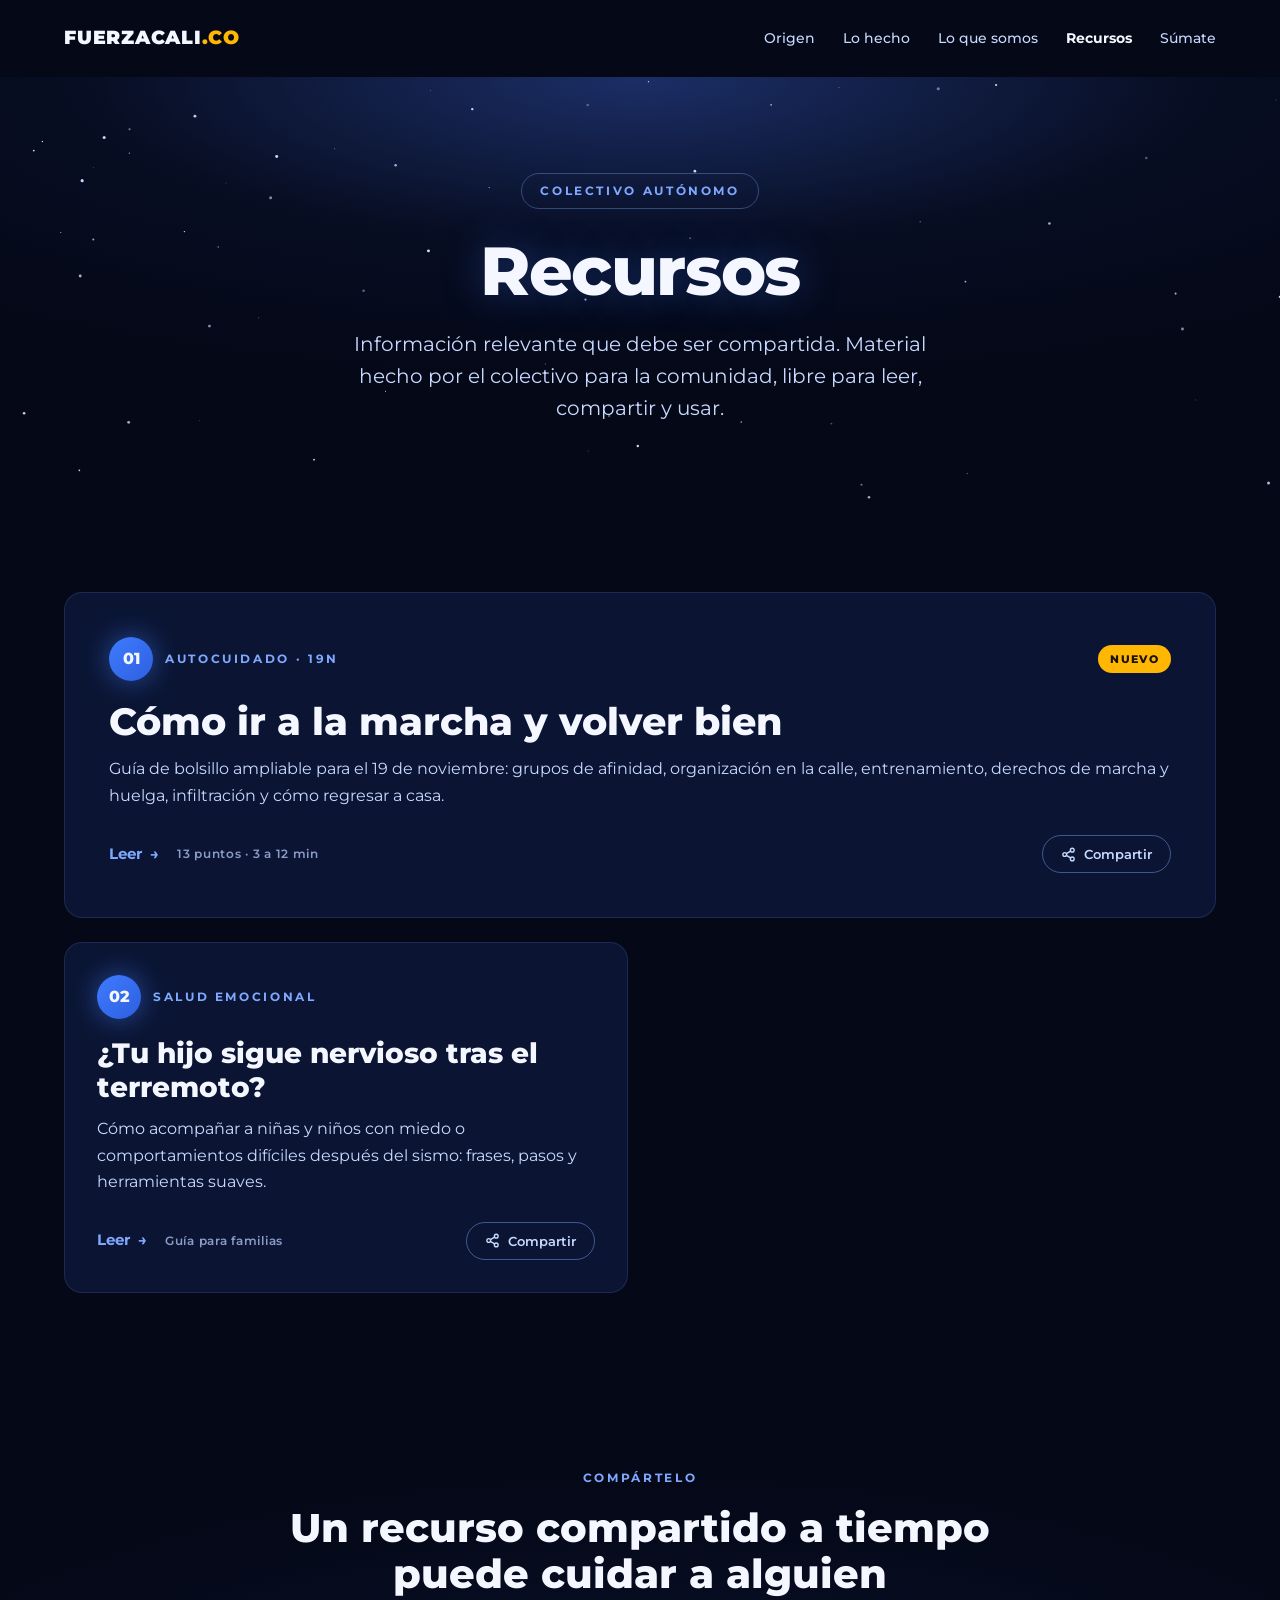
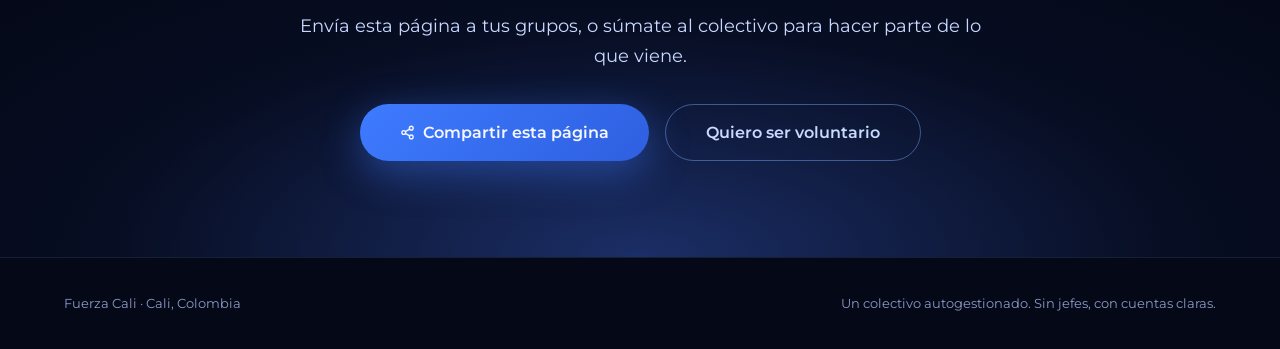
<file: recursos.html>
<!DOCTYPE html>
<html lang="es">
<head>
<!-- Google Tag Manager -->
<script>(function(w,d,s,l,i){w[l]=w[l]||[];w[l].push({'gtm.start':new Date().getTime(),event:'gtm.js'});var f=d.getElementsByTagName(s)[0],j=d.createElement(s),dl=l!='dataLayer'?'&l='+l:'';j.async=true;j.src='https://www.googletagmanager.com/gtm.js?id='+i+dl;f.parentNode.insertBefore(j,f);})(window,document,'script','dataLayer','GTM-TM2934RK');</script>
<!-- End Google Tag Manager -->
<meta charset="UTF-8" />
<meta name="viewport" content="width=device-width, initial-scale=1.0" />
<link rel="icon" href="/favicon.ico" sizes="any" />
<link rel="icon" type="image/png" sizes="32x32" href="/favicon-32.png" />
<link rel="icon" type="image/png" sizes="192x192" href="/favicon-192.png" />
<link rel="apple-touch-icon" href="/apple-touch-icon.png" />
<title>Recursos · Guías de autocuidado y ayuda en Cali · FuerzaCali.co</title>
<meta name="description" content="Recursos de FuerzaCali.co: información relevante que debe ser compartida. Guías de autocuidado para la marcha del 19N y salud emocional de niños tras el terremoto." />
<meta name="keywords" content="recursos FuerzaCali, guías Cali, autocuidado marcha, 19N Cali, terremoto Cali niños, ayuda Cali" />
<meta name="robots" content="index, follow, max-image-preview:large, max-snippet:-1" />
<link rel="canonical" href="https://fuerzacali.co/recursos" />
<link rel="alternate" hreflang="es-CO" href="https://fuerzacali.co/recursos" />
<meta property="og:type" content="website" />
<meta property="og:site_name" content="FuerzaCali.co" />
<meta property="og:locale" content="es_CO" />
<meta property="og:title" content="Recursos · FuerzaCali.co" />
<meta property="og:description" content="Información relevante que debe ser compartida: guías de autocuidado y salud emocional." />
<meta property="og:url" content="https://fuerzacali.co/recursos" />
<meta property="og:image" content="https://fuerzacali.co/fotos/accion-01.jpg" />
<meta property="og:image:width" content="1050" />
<meta property="og:image:height" content="1400" />
<meta property="og:image:alt" content="Voluntarios de FuerzaCali.co en una entrega de ayuda" />
<meta name="twitter:card" content="summary_large_image" />
<meta name="twitter:title" content="Recursos · FuerzaCali.co" />
<meta name="twitter:description" content="Información relevante que debe ser compartida: guías de autocuidado y salud emocional." />
<meta name="twitter:image" content="https://fuerzacali.co/fotos/accion-01.jpg" />
<script type="application/ld+json">
{
 "@context": "https://schema.org",
 "@graph": [
  {
   "@type": "CollectionPage",
   "@id": "https://fuerzacali.co/recursos#page",
   "url": "https://fuerzacali.co/recursos",
   "name": "Recursos · FuerzaCali.co",
   "description": "Información relevante que debe ser compartida: guías de autocuidado y salud emocional.",
   "inLanguage": "es-CO",
   "isPartOf": {
    "@type": "WebSite",
    "name": "FuerzaCali.co",
    "url": "https://fuerzacali.co"
   },
   "publisher": {
    "@type": "Organization",
    "name": "FuerzaCali.co",
    "url": "https://fuerzacali.co",
    "logo": "https://fuerzacali.co/favicon-192.png"
   },
   "mainEntity": {
    "@type": "ItemList",
    "itemListElement": [
     {
      "@type": "ListItem",
      "position": 1,
      "name": "Cómo ir a la marcha y volver bien",
      "url": "https://fuerzacali.co/recursos-19n"
     },
     {
      "@type": "ListItem",
      "position": 2,
      "name": "¿Tu hijo sigue nervioso tras el terremoto?",
      "url": "https://fuerzacali.co/guia-ninos"
     }
    ]
   }
  },
  {
   "@type": "BreadcrumbList",
   "itemListElement": [
    {
     "@type": "ListItem",
     "position": 1,
     "name": "Inicio",
     "item": "https://fuerzacali.co/"
    },
    {
     "@type": "ListItem",
     "position": 2,
     "name": "Recursos",
     "item": "https://fuerzacali.co/recursos"
    }
   ]
  }
 ]
}
</script>
<meta name="theme-color" content="#050b1f" />
<link rel="preconnect" href="https://fonts.googleapis.com" />
<link rel="preconnect" href="https://fonts.gstatic.com" crossorigin />
<link href="https://fonts.googleapis.com/css2?family=Montserrat:wght@400;500;600;700;800;900&display=swap" rel="stylesheet" />
<style>
:root{--space-950:#040817;--space-900:#070D22;--space-800:#0B1533;--nebula:#1B2E66;--star-blue:#3E7BFF;--star-light:#7FA8FF;--ice:#C9D9FF;--white:#F4F7FF;--muted:#8B9BC7;--amber:#FFB703}
*{box-sizing:border-box}
html{scroll-behavior:smooth}
body{margin:0;background:var(--space-950);color:var(--white);font-family:'Montserrat',sans-serif;line-height:1.5;-webkit-font-smoothing:antialiased}
a{color:var(--star-light)}
:focus-visible{outline:2px solid var(--star-light);outline-offset:3px}
h1,h2,h3,p{margin:0}
.sec{padding:clamp(48px,7vw,80px) clamp(20px,5vw,64px)}
.wrap{max-width:1180px;margin:0 auto}
.eyebrow{font-size:12px;font-weight:700;letter-spacing:.22em;text-transform:uppercase;color:var(--star-light)}
/* nav */
.nav{display:flex;flex-wrap:wrap;gap:16px;align-items:center;justify-content:space-between;padding:24px clamp(20px,5vw,64px);background:var(--space-950)}
.logo{font-weight:900;font-size:19px;letter-spacing:.04em;text-transform:uppercase;color:var(--white);text-decoration:none}
.logo .dot{color:var(--amber)}
.nav ul{display:flex;flex-wrap:wrap;gap:12px 28px;margin:0;padding:0;list-style:none;font-size:14px;font-weight:500}
.nav ul a{color:var(--ice);text-decoration:none}.nav ul a:hover,.nav ul a[aria-current]{color:var(--white)}
.nav ul a[aria-current]{font-weight:700}
/* botones */
.btn{display:inline-block;padding:18px 40px;border:0;border-radius:999px;background:linear-gradient(135deg,var(--star-blue),#2E5FE0);box-shadow:0 12px 40px rgba(62,123,255,.45);color:var(--white);font:700 16px 'Montserrat',sans-serif;cursor:pointer;text-decoration:none;text-align:center}
.btn:hover{color:var(--white);filter:brightness(1.08)}
.btn-sm{padding:14px 28px;font-size:15px;box-shadow:0 10px 30px rgba(62,123,255,.4)}
.btn-ghost{background:transparent;box-shadow:none;border:1px solid rgba(127,168,255,.45);color:var(--ice);font-weight:600}
/* hero */
.hero{position:relative;overflow:hidden;text-align:center;padding:clamp(56px,9vw,96px) clamp(20px,5vw,64px) clamp(56px,9vw,88px);background:radial-gradient(ellipse 80% 70% at 50% 0%,var(--nebula) 0%,var(--space-900) 55%,var(--space-950) 100%)}
.hero canvas{position:absolute;inset:0;width:100%;height:100%}
.hero-in{position:relative;max-width:820px;margin:0 auto}
.pill{display:inline-block;padding:8px 18px;border-radius:999px;border:1px solid rgba(127,168,255,.35)}
.hero h1{margin-top:26px;font-size:clamp(44px,8vw,68px);line-height:1.05;font-weight:800;letter-spacing:-.02em;text-shadow:0 0 40px rgba(62,123,255,.35)}
.hero p{margin:22px auto 0;max-width:640px;font-size:clamp(17px,2.2vw,20px);line-height:1.6;color:var(--ice)}
/* tarjetas */
.posts{display:grid;gap:24px;grid-template-columns:repeat(2,minmax(0,1fr))}
.card{position:relative;display:flex;flex-direction:column;background:var(--space-800);border:1px solid rgba(127,168,255,.14);border-radius:18px;padding:32px;transition:border-color .2s,transform .2s}
.card:hover,.card:focus-within{border-color:rgba(127,168,255,.45);transform:translateY(-4px)}
.card .stretch{position:absolute;inset:0;border-radius:inherit;z-index:1}
.card.feat{grid-column:1 / -1;padding:clamp(32px,4vw,44px)}
.ptop{display:flex;align-items:center;gap:12px;margin-bottom:18px}
.no{width:44px;height:44px;border-radius:999px;background:linear-gradient(135deg,var(--star-blue),#2E5FE0);box-shadow:0 0 28px rgba(62,123,255,.55);display:flex;align-items:center;justify-content:center;font-weight:800}
.tag{margin-left:auto;font-size:11px;font-weight:800;letter-spacing:.12em;text-transform:uppercase;color:#1a1200;background:var(--amber);padding:6px 12px;border-radius:999px}
.card h2{font-size:clamp(22px,3.2vw,28px);line-height:1.2;font-weight:800}
.card.feat h2{font-size:clamp(26px,4vw,38px)}
.card p{margin-top:12px;font-size:16px;line-height:1.65;color:var(--ice)}
.pfoot{display:flex;flex-wrap:wrap;align-items:center;gap:12px 18px;margin-top:auto;padding-top:26px}
.read{display:inline-flex;align-items:center;gap:8px;font-size:15px;font-weight:700;color:var(--star-light)}
.read .arr{transition:transform .2s}
.card:hover .read .arr{transform:translateX(5px)}
.meta{font-size:12px;font-weight:600;letter-spacing:.06em;color:var(--muted)}
.share{position:relative;z-index:2;margin-left:auto;display:inline-flex;align-items:center;gap:8px;font:600 13px 'Montserrat',sans-serif;color:var(--ice);background:transparent;border:1px solid rgba(127,168,255,.45);padding:10px 18px;border-radius:999px;cursor:pointer}
.share:hover{color:var(--white);border-color:var(--star-light)}
.share svg{width:15px;height:15px}
/* cierre */
.sumate{padding:clamp(56px,8vw,96px) clamp(20px,5vw,64px);text-align:center;background:radial-gradient(ellipse 70% 80% at 50% 100%,var(--nebula) 0%,var(--space-900) 60%,var(--space-950) 100%)}
.sumate .in{max-width:720px;margin:0 auto}
.sumate h2{margin-top:18px;font-size:clamp(28px,4vw,40px);line-height:1.15;font-weight:800}
.sumate .lead{margin:14px auto 32px;font-size:18px;line-height:1.7;color:var(--ice)}
.cta{display:flex;flex-wrap:wrap;gap:16px;justify-content:center}
footer{padding:36px clamp(20px,5vw,64px);border-top:1px solid rgba(127,168,255,.14);display:flex;flex-wrap:wrap;gap:16px;justify-content:space-between;font-size:13px;color:var(--muted)}
.toast{position:fixed;left:50%;bottom:24px;transform:translate(-50%,20px);opacity:0;pointer-events:none;transition:.3s;background:var(--space-800);border:1px solid rgba(127,168,255,.35);color:var(--white);font-size:13px;font-weight:600;padding:12px 20px;border-radius:999px;z-index:99}
.toast.show{opacity:1;transform:translate(-50%,0)}
@media (max-width:720px){.posts{grid-template-columns:1fr}.btn{padding:16px 28px}.card{padding:26px}.share{margin-left:0}}
@media (prefers-reduced-motion:reduce){html{scroll-behavior:auto}.card,.read .arr{transition:none}.card:hover{transform:none}}
</style>
<link rel="stylesheet" href="/fc-header.css">
</head>
<body>
<!-- Google Tag Manager (noscript) -->
<noscript><iframe src="https://www.googletagmanager.com/ns.html?id=GTM-TM2934RK" height="0" width="0" style="display:none;visibility:hidden"></iframe></noscript>
<!-- End Google Tag Manager (noscript) -->

<header class="fcn">
<a class="fcn-logo" href="/">FUERZACALI<span>.CO</span></a>
<nav aria-label="Principal"><ul><li><a href="/#origen">Origen</a></li><li><a href="/#hecho">Lo hecho</a></li><li><a href="/#somos">Lo que somos</a></li><li><a href="/recursos" aria-current="page">Recursos</a></li><li><a href="/#sumate">Súmate</a></li></ul></nav>
</header>
<main>
<section class="hero">
<canvas id="stars" aria-hidden="true"></canvas>
<div class="hero-in">
<div class="pill eyebrow">Colectivo autónomo</div>
<h1>Recursos</h1>
<p>Información relevante que debe ser compartida. Material hecho por el colectivo para la comunidad, libre para leer, compartir y usar.</p>
</div>
</section>

<section class="sec">
<div class="wrap posts">
<article class="card feat">
      <a href="/recursos-19n" class="stretch" aria-label="Cómo ir a la marcha y volver bien"></a>
      <div class="ptop"><span class="no">01</span><span class="eyebrow">Autocuidado · 19N</span><span class="tag">Nuevo</span></div>
      <h2>Cómo ir a la marcha y volver bien</h2>
      <p>Guía de bolsillo ampliable para el 19 de noviembre: grupos de afinidad, organización en la calle, entrenamiento, derechos de marcha y huelga, infiltración y cómo regresar a casa.</p>
      <div class="pfoot"><span class="read">Leer <span class="arr">→</span></span><span class="meta">13 puntos · 3 a 12 min</span>
        <button class="share" data-url="/recursos-19n" data-title="Cómo ir a la marcha y volver bien"><svg viewBox="0 0 24 24" fill="none" stroke="currentColor" stroke-width="2.2" stroke-linecap="round" stroke-linejoin="round"><circle cx="18" cy="5" r="3"/><circle cx="6" cy="12" r="3"/><circle cx="18" cy="19" r="3"/><path d="M8.6 13.5l6.8 4M15.4 6.5l-6.8 4"/></svg>Compartir</button></div>
    </article>
<article class="card">
      <a href="/guia-ninos" class="stretch" aria-label="¿Tu hijo sigue nervioso tras el terremoto?"></a>
      <div class="ptop"><span class="no">02</span><span class="eyebrow">Salud emocional</span></div>
      <h2>¿Tu hijo sigue nervioso tras el terremoto?</h2>
      <p>Cómo acompañar a niñas y niños con miedo o comportamientos difíciles después del sismo: frases, pasos y herramientas suaves.</p>
      <div class="pfoot"><span class="read">Leer <span class="arr">→</span></span><span class="meta">Guía para familias</span>
        <button class="share" data-url="/guia-ninos" data-title="¿Tu hijo sigue nervioso tras el terremoto?"><svg viewBox="0 0 24 24" fill="none" stroke="currentColor" stroke-width="2.2" stroke-linecap="round" stroke-linejoin="round"><circle cx="18" cy="5" r="3"/><circle cx="6" cy="12" r="3"/><circle cx="18" cy="19" r="3"/><path d="M8.6 13.5l6.8 4M15.4 6.5l-6.8 4"/></svg>Compartir</button></div>
    </article>
</div>
</section>

<section class="sumate">
<div class="in">
<div class="eyebrow">Compártelo</div>
<h2>Un recurso compartido a tiempo puede cuidar a alguien</h2>
<p class="lead">Envía esta página a tus grupos, o súmate al colectivo para hacer parte de lo que viene.</p>
<div class="cta">
<button class="btn share-main share" data-url="/recursos" data-title="Recursos · FuerzaCali.co" style="margin-left:0;font-size:16px;padding:18px 40px;color:#F4F7FF;background:linear-gradient(135deg,#3E7BFF,#2E5FE0);border:0;box-shadow:0 12px 40px rgba(62,123,255,.45)"><svg viewBox="0 0 24 24" fill="none" stroke="currentColor" stroke-width="2.2" stroke-linecap="round" stroke-linejoin="round"><circle cx="18" cy="5" r="3"/><circle cx="6" cy="12" r="3"/><circle cx="18" cy="19" r="3"/><path d="M8.6 13.5l6.8 4M15.4 6.5l-6.8 4"/></svg>Compartir esta página</button>
<a class="btn btn-ghost" href="/#sumate">Quiero ser voluntario</a>
</div>
</div>
</section>
</main>

<footer>
<div>Fuerza Cali · Cali, Colombia</div>
<div>Un colectivo autogestionado. Sin jefes, con cuentas claras.</div>
</footer>

<div class="toast" id="toast">Enlace copiado</div>
<script>
document.querySelectorAll('.share').forEach(function(b){b.addEventListener('click',function(e){
  e.preventDefault();var url=new URL(b.dataset.url,location.href).href,title=b.dataset.title;
  if(navigator.share){navigator.share({title:title,url:url}).catch(function(){});return;}
  var wa=function(){window.open('https://wa.me/?text='+encodeURIComponent(title+' '+url))};
  var done=function(){var t=document.getElementById('toast');t.classList.add('show');setTimeout(function(){t.classList.remove('show')},1800)};
  if(navigator.clipboard){navigator.clipboard.writeText(url).then(done,wa)}else wa();
});});

(function(){
var c=document.getElementById('stars');
if(!c)return;
var ctx=c.getContext('2d'),reduce=matchMedia('(prefers-reduced-motion: reduce)').matches,stars=[],w,h,raf;
function draw(t){
ctx.clearRect(0,0,w,h);
for(var i=0;i<stars.length;i++){var s=stars[i];ctx.globalAlpha=reduce?.7:.35+.65*Math.abs(Math.sin(s.p+t*s.s*.06));ctx.fillStyle='#C9D9FF';ctx.beginPath();ctx.arc(s.x,s.y,s.r,0,6.283);ctx.fill();}
if(!reduce)raf=requestAnimationFrame(draw);
}
function size(){
var r=c.parentElement.getBoundingClientRect(),d=Math.min(window.devicePixelRatio||1,2);
w=r.width;h=r.height;c.width=w*d;c.height=h*d;ctx.setTransform(d,0,0,d,0,0);
var n=Math.round(w*h/9000);stars=[];
for(var i=0;i<n;i++)stars.push({x:Math.random()*w,y:Math.random()*h,r:Math.random()*1.3+.3,p:Math.random()*6.28,s:Math.random()*.02+.005});
draw(0);
}
window.addEventListener('resize',function(){cancelAnimationFrame(raf);size();});
size();
if(!reduce)raf=requestAnimationFrame(draw);
})();
</script>
</body>
</html>
</file>
<file: fc-header.css>
/* Cabecera compartida de FuerzaCali.co: misma en todas las paginas */
.fcn{display:flex;flex-wrap:wrap;gap:16px;align-items:center;justify-content:space-between;padding:24px clamp(20px,5vw,64px);background:#040817;font-family:'Montserrat',system-ui,sans-serif;line-height:1.5;position:relative;z-index:60}
.fcn *{box-sizing:border-box}
.fcn-logo{font-weight:900;font-size:19px;letter-spacing:.04em;text-transform:uppercase;color:#F4F7FF;text-decoration:none}
.fcn-logo span{color:#FFB703}
.fcn ul{display:flex;flex-wrap:wrap;gap:12px 28px;margin:0;padding:0;list-style:none;font-size:14px;font-weight:500}
.fcn ul a{color:#C9D9FF;text-decoration:none}
.fcn ul a:hover,.fcn ul a[aria-current]{color:#F4F7FF}
.fcn ul a[aria-current]{font-weight:700}
.fcn a:focus-visible{outline:2px solid #7FA8FF;outline-offset:3px}
/* Evita que reglas globales de cada pagina (p. ej. "nav{position:sticky...}") deformen la cabecera */
.fcn nav{position:static;top:auto;z-index:auto;background:none;border:0;backdrop-filter:none;-webkit-backdrop-filter:none;height:auto;padding:0;margin:0}
</file>
